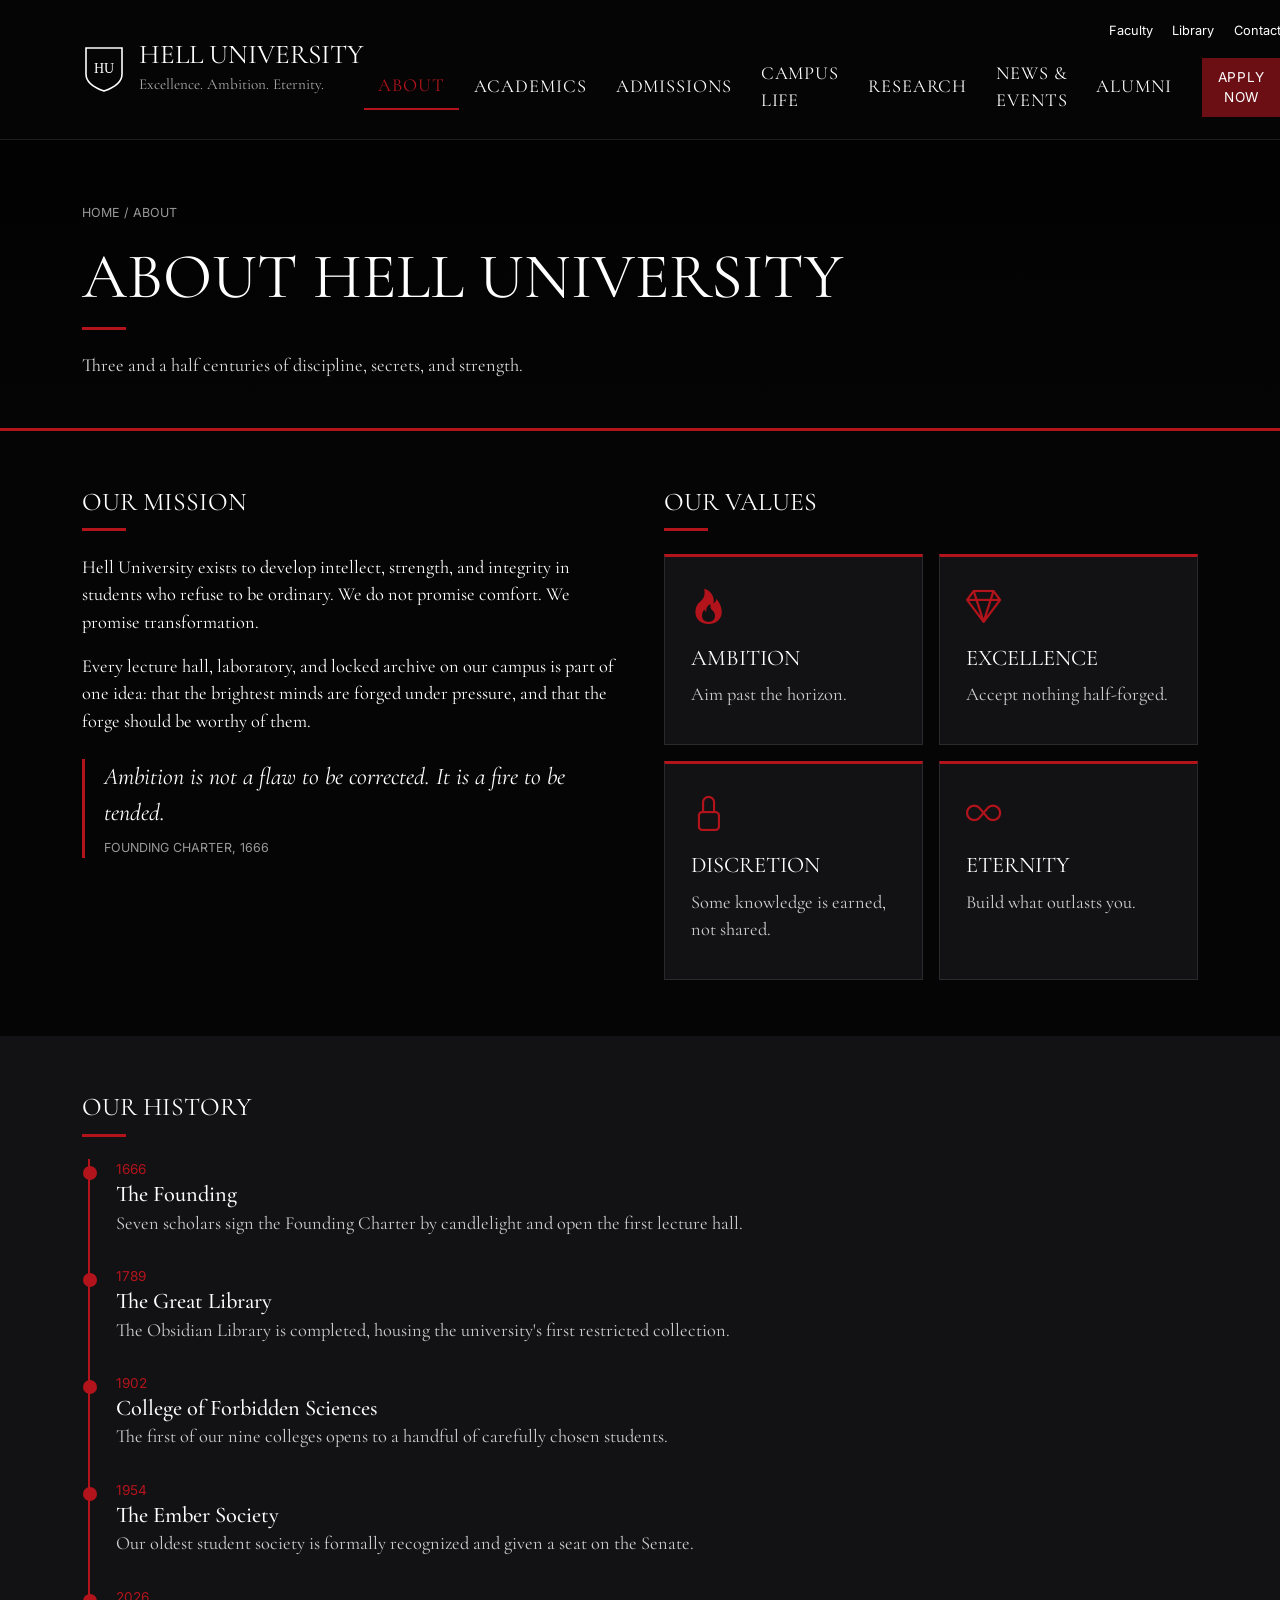
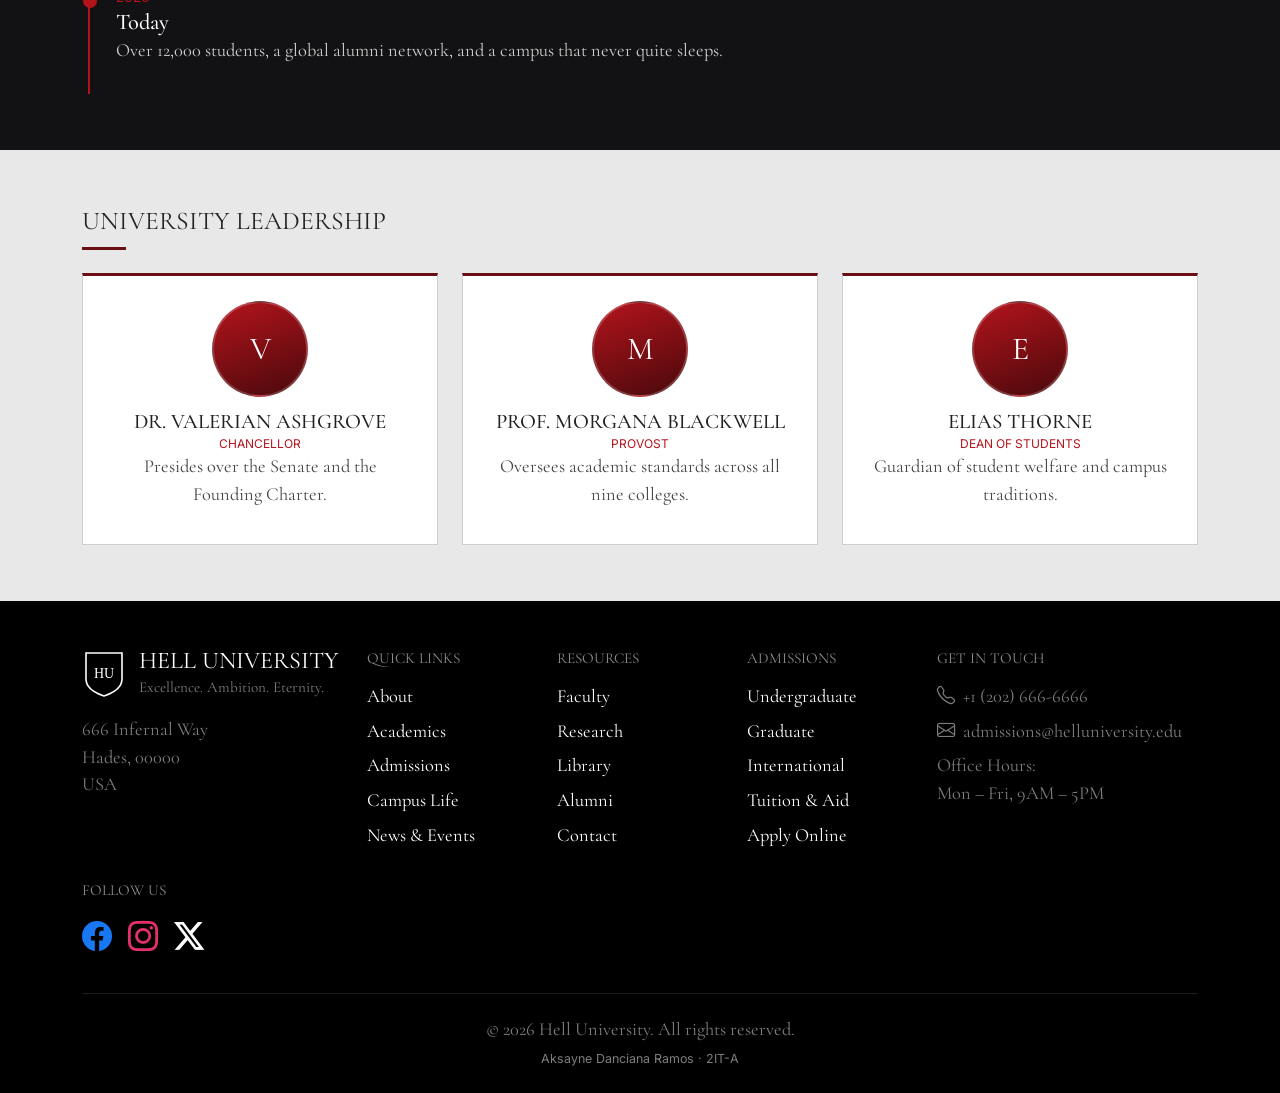
<file: about.html>
<!doctype html>
<html lang="en">
  <head>
    <meta charset="UTF-8" />
    <meta name="viewport" content="width=device-width, initial-scale=1" />
    <title>About | Hell University</title>
    <link
      href="https://cdn.jsdelivr.net/npm/bootstrap@5.3.3/dist/css/bootstrap.min.css"
      rel="stylesheet"
    />
    <link
      href="https://cdn.jsdelivr.net/npm/bootstrap-icons@1.11.3/font/bootstrap-icons.min.css"
      rel="stylesheet"
    />
    <link
      href="https://fonts.googleapis.com/css2?family=Cormorant+Garamond:wght@400;500&family=Inter:wght@400;500&display=swap"
      rel="stylesheet"
    />
    <link href="style.css" rel="stylesheet" />
  </head>
  <body>
    <header class="site-header">
      <nav class="navbar navbar-expand-lg navbar-dark py-3">
        <div class="container-xl">
          <a class="navbar-brand logo m-0" href="index.html">
            <svg viewBox="0 0 44 50">
              <path
                d="M4 4h36v26c0 9-9 14-18 17C13 44 4 39 4 30z"
                fill="none"
                stroke="#fff"
                stroke-width="1.6"
              />
              <text
                x="22"
                y="29"
                fill="#fff"
                font-size="14"
                text-anchor="middle"
                font-family="Georgia"
              >
                HU
              </text>
            </svg>
            <span
              ><span class="logo-name">HELL UNIVERSITY</span
              ><span class="logo-tag"
                >Excellence. Ambition. Eternity.</span
              ></span
            >
          </a>
          <button
            class="navbar-toggler"
            type="button"
            data-bs-toggle="collapse"
            data-bs-target="#mainMenu"
            aria-label="Menu"
          >
            <span class="navbar-toggler-icon"></span>
          </button>
          <div
            class="collapse navbar-collapse justify-content-end"
            id="mainMenu"
          >
            <div>
              <div class="top-links text-end d-none d-lg-block mb-2">
                <a href="faculty.html">Faculty</a
                ><a href="library.html">Library</a
                ><a href="contact.html">Contact</a>
              </div>
              <div class="main-nav d-lg-flex align-items-center">
                <a href="about.html" class="active">About</a>
                <a href="academics.html">Academics</a>
                <a href="admissions.html">Admissions</a>
                <a href="campus-life.html">Campus Life</a>
                <a href="research.html">Research</a>
                <a href="news.html">News &amp; Events</a>
                <a href="alumni.html">Alumni</a>
                <a href="apply.html" class="btn btn-apply ms-lg-3 mt-3 mt-lg-0"
                  >Apply Now</a
                >
              </div>
            </div>
          </div>
        </div>
      </nav>
    </header>

    <main>
      <section class="page-banner">
        <div class="container-xl">
          <div class="crumbs"><a href="index.html">Home</a> / About</div>
          <h1>About Hell University</h1>
          <div class="red-line"></div>
          <p>
            Three and a half centuries of discipline, secrets, and strength.
          </p>
        </div>
      </section>

      <section class="section-dark">
        <div class="container-xl">
          <div class="row g-5">
            <div class="col-12 col-lg-6">
              <h2 class="section-title">Our Mission</h2>
              <div class="red-line"></div>
              <p>
                Hell University exists to develop intellect, strength, and
                integrity in students who refuse to be ordinary. We do not
                promise comfort. We promise transformation.
              </p>
              <p>
                Every lecture hall, laboratory, and locked archive on our campus
                is part of one idea: that the brightest minds are forged under
                pressure, and that the forge should be worthy of them.
              </p>
              <div class="quote mt-4">
                Ambition is not a flaw to be corrected. It is a fire to be
                tended.<small>Founding Charter, 1666</small>
              </div>
            </div>
            <div class="col-12 col-lg-6">
              <h2 class="section-title">Our Values</h2>
              <div class="red-line"></div>
              <div class="row g-3">
                <div class="col-6">
                  <div class="hu-card">
                    <i class="bi bi-fire icon"></i>
                    <h3>Ambition</h3>
                    <p>Aim past the horizon.</p>
                  </div>
                </div>
                <div class="col-6">
                  <div class="hu-card">
                    <i class="bi bi-gem icon"></i>
                    <h3>Excellence</h3>
                    <p>Accept nothing half-forged.</p>
                  </div>
                </div>
                <div class="col-6">
                  <div class="hu-card">
                    <i class="bi bi-lock icon"></i>
                    <h3>Discretion</h3>
                    <p>Some knowledge is earned, not shared.</p>
                  </div>
                </div>
                <div class="col-6">
                  <div class="hu-card">
                    <i class="bi bi-infinity icon"></i>
                    <h3>Eternity</h3>
                    <p>Build what outlasts you.</p>
                  </div>
                </div>
              </div>
            </div>
          </div>
        </div>
      </section>

      <section class="section-panel">
        <div class="container-xl">
          <h2 class="section-title">Our History</h2>
          <div class="red-line"></div>
          <div class="timeline">
            <div class="timeline-item">
              <div class="year">1666</div>
              <h3>The Founding</h3>
              <p>
                Seven scholars sign the Founding Charter by candlelight and open
                the first lecture hall.
              </p>
            </div>
            <div class="timeline-item">
              <div class="year">1789</div>
              <h3>The Great Library</h3>
              <p>
                The Obsidian Library is completed, housing the university's
                first restricted collection.
              </p>
            </div>
            <div class="timeline-item">
              <div class="year">1902</div>
              <h3>College of Forbidden Sciences</h3>
              <p>
                The first of our nine colleges opens to a handful of carefully
                chosen students.
              </p>
            </div>
            <div class="timeline-item">
              <div class="year">1954</div>
              <h3>The Ember Society</h3>
              <p>
                Our oldest student society is formally recognized and given a
                seat on the Senate.
              </p>
            </div>
            <div class="timeline-item">
              <div class="year">2026</div>
              <h3>Today</h3>
              <p>
                Over 12,000 students, a global alumni network, and a campus that
                never quite sleeps.
              </p>
            </div>
          </div>
        </div>
      </section>

      <section class="section-light">
        <div class="container-xl">
          <h2 class="section-title">University Leadership</h2>
          <div class="red-line"></div>
          <div class="row g-4">
            <div class="col-12 col-md-4">
              <div class="hu-card person">
                <div class="avatar text-white">V</div>
                <h3>Dr. Valerian Ashgrove</h3>
                <div class="role">Chancellor</div>
                <p>Presides over the Senate and the Founding Charter.</p>
              </div>
            </div>
            <div class="col-12 col-md-4">
              <div class="hu-card person">
                <div class="avatar text-white">M</div>
                <h3>Prof. Morgana Blackwell</h3>
                <div class="role">Provost</div>
                <p>Oversees academic standards across all nine colleges.</p>
              </div>
            </div>
            <div class="col-12 col-md-4">
              <div class="hu-card person">
                <div class="avatar text-white">E</div>
                <h3>Elias Thorne</h3>
                <div class="role">Dean of Students</div>
                <p>Guardian of student welfare and campus traditions.</p>
              </div>
            </div>
          </div>
        </div>
      </section>
    </main>

    <footer class="site-footer">
      <div class="container-xl">
        <div class="row g-4">
          <div class="col-12 col-lg-3">
            <div class="logo mb-3">
              <svg viewBox="0 0 44 50">
                <path
                  d="M4 4h36v26c0 9-9 14-18 17C13 44 4 39 4 30z"
                  fill="none"
                  stroke="#fff"
                  stroke-width="1.6"
                />
                <text
                  x="22"
                  y="29"
                  fill="#fff"
                  font-size="14"
                  text-anchor="middle"
                  font-family="Georgia"
                >
                  HU
                </text>
              </svg>
              <span
                ><span class="logo-name fs-4">HELL UNIVERSITY</span
                ><span class="logo-tag muted"
                  >Excellence. Ambition. Eternity.</span
                ></span
              >
            </div>
            <address class="muted mb-0">
              666 Infernal Way<br />Hades, 00000<br />USA
            </address>
          </div>
          <div class="col-6 col-md-3 col-lg-2">
            <h4>Quick Links</h4>
            <ul>
              <li><a href="about.html">About</a></li>
              <li><a href="academics.html">Academics</a></li>
              <li><a href="admissions.html">Admissions</a></li>
              <li><a href="campus-life.html">Campus Life</a></li>
              <li><a href="news.html">News &amp; Events</a></li>
            </ul>
          </div>
          <div class="col-6 col-md-3 col-lg-2">
            <h4>Resources</h4>
            <ul>
              <li><a href="faculty.html">Faculty</a></li>
              <li><a href="research.html">Research</a></li>
              <li><a href="library.html">Library</a></li>
              <li><a href="alumni.html">Alumni</a></li>
              <li><a href="contact.html">Contact</a></li>
            </ul>
          </div>
          <div class="col-6 col-md-3 col-lg-2">
            <h4>Admissions</h4>
            <ul>
              <li><a href="admissions.html">Undergraduate</a></li>
              <li><a href="admissions.html">Graduate</a></li>
              <li><a href="admissions.html">International</a></li>
              <li><a href="admissions.html">Tuition &amp; Aid</a></li>
              <li><a href="apply.html">Apply Online</a></li>
            </ul>
          </div>
          <div class="col-6 col-md-3 col-lg-3">
            <h4>Get in touch</h4>
            <ul class="muted">
              <li><i class="bi bi-telephone me-2"></i>+1 (202) 666-6666</li>
              <li>
                <i class="bi bi-envelope me-2"></i>admissions@helluniversity.edu
              </li>
              <li>Office Hours:<br />Mon – Fri, 9AM – 5PM</li>
            </ul>
          </div>
          <div class="col-12">
            <h4>Follow us</h4>
            <div class="social">
              <a href="#" aria-label="Facebook"
                ><i class="bi bi-facebook"></i></a
              ><a href="#" aria-label="Instagram"
                ><i class="bi bi-instagram"></i></a
              ><a href="#" aria-label="X"><i class="bi bi-twitter-x"></i></a>
            </div>
          </div>
        </div>
        <div class="copyright">
          &copy; 2026 Hell University. All rights reserved.
          <div class="credit">Aksayne Danciana Ramos &middot; 2IT-A</div>
        </div>
      </div>
    </footer>
    <script src="https://cdn.jsdelivr.net/npm/bootstrap@5.3.3/dist/js/bootstrap.bundle.min.js"></script>
  </body>
</html>
</file>
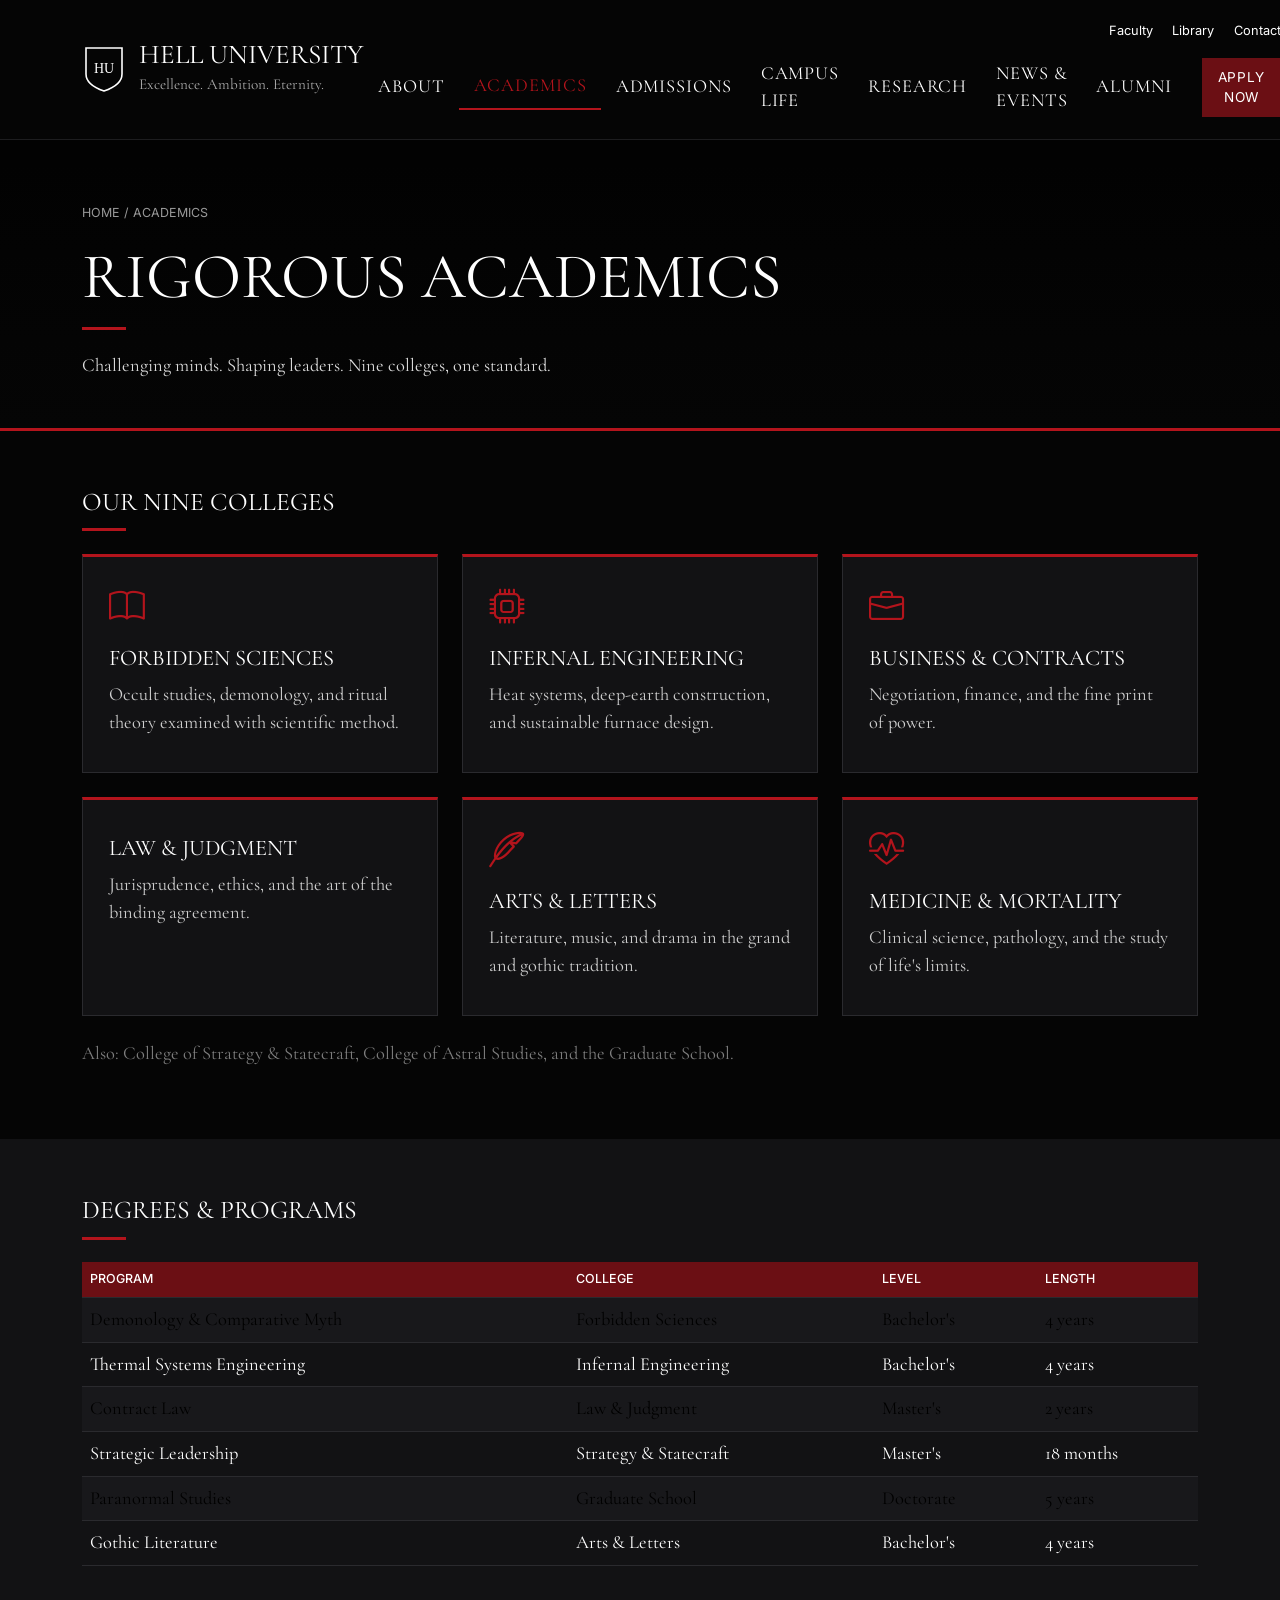
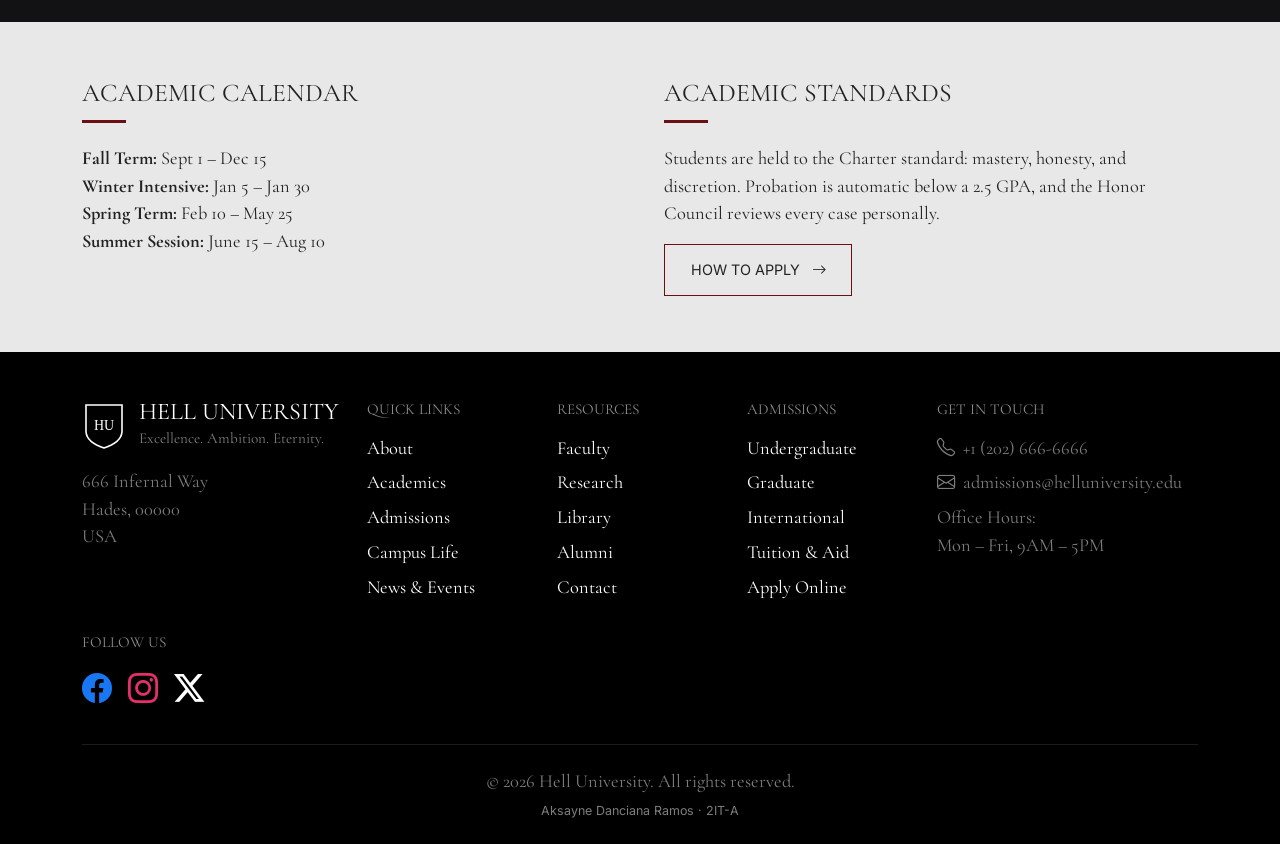
<file: academics.html>
<!doctype html>
<html lang="en">
  <head>
    <meta charset="UTF-8" />
    <meta name="viewport" content="width=device-width, initial-scale=1" />
    <title>Academics | Hell University</title>
    <link
      href="https://cdn.jsdelivr.net/npm/bootstrap@5.3.3/dist/css/bootstrap.min.css"
      rel="stylesheet"
    />
    <link
      href="https://cdn.jsdelivr.net/npm/bootstrap-icons@1.11.3/font/bootstrap-icons.min.css"
      rel="stylesheet"
    />
    <link
      href="https://fonts.googleapis.com/css2?family=Cormorant+Garamond:wght@400;500&family=Inter:wght@400;500&display=swap"
      rel="stylesheet"
    />
    <link href="style.css" rel="stylesheet" />
  </head>
  <body>
    <header class="site-header">
      <nav class="navbar navbar-expand-lg navbar-dark py-3">
        <div class="container-xl">
          <a class="navbar-brand logo m-0" href="index.html">
            <svg viewBox="0 0 44 50">
              <path
                d="M4 4h36v26c0 9-9 14-18 17C13 44 4 39 4 30z"
                fill="none"
                stroke="#fff"
                stroke-width="1.6"
              />
              <text
                x="22"
                y="29"
                fill="#fff"
                font-size="14"
                text-anchor="middle"
                font-family="Georgia"
              >
                HU
              </text>
            </svg>
            <span
              ><span class="logo-name">HELL UNIVERSITY</span
              ><span class="logo-tag"
                >Excellence. Ambition. Eternity.</span
              ></span
            >
          </a>
          <button
            class="navbar-toggler"
            type="button"
            data-bs-toggle="collapse"
            data-bs-target="#mainMenu"
            aria-label="Menu"
          >
            <span class="navbar-toggler-icon"></span>
          </button>
          <div
            class="collapse navbar-collapse justify-content-end"
            id="mainMenu"
          >
            <div>
              <div class="top-links text-end d-none d-lg-block mb-2">
                <a href="faculty.html">Faculty</a
                ><a href="library.html">Library</a
                ><a href="contact.html">Contact</a>
              </div>
              <div class="main-nav d-lg-flex align-items-center">
                <a href="about.html">About</a>
                <a href="academics.html" class="active">Academics</a>
                <a href="admissions.html">Admissions</a>
                <a href="campus-life.html">Campus Life</a>
                <a href="research.html">Research</a>
                <a href="news.html">News &amp; Events</a>
                <a href="alumni.html">Alumni</a>
                <a href="apply.html" class="btn btn-apply ms-lg-3 mt-3 mt-lg-0"
                  >Apply Now</a
                >
              </div>
            </div>
          </div>
        </div>
      </nav>
    </header>

    <main>
      <section class="page-banner alt">
        <div class="container-xl">
          <div class="crumbs"><a href="index.html">Home</a> / Academics</div>
          <h1>Rigorous Academics</h1>
          <div class="red-line"></div>
          <p>
            Challenging minds. Shaping leaders. Nine colleges, one standard.
          </p>
        </div>
      </section>

      <section class="section-dark">
        <div class="container-xl">
          <h2 class="section-title">Our Nine Colleges</h2>
          <div class="red-line"></div>
          <div class="row g-4">
            <div class="col-12 col-md-6 col-lg-4">
              <div class="hu-card">
                <i class="bi bi-book icon"></i>
                <h3>Forbidden Sciences</h3>
                <p>
                  Occult studies, demonology, and ritual theory examined with
                  scientific method.
                </p>
              </div>
            </div>
            <div class="col-12 col-md-6 col-lg-4">
              <div class="hu-card">
                <i class="bi bi-cpu icon"></i>
                <h3>Infernal Engineering</h3>
                <p>
                  Heat systems, deep-earth construction, and sustainable furnace
                  design.
                </p>
              </div>
            </div>
            <div class="col-12 col-md-6 col-lg-4">
              <div class="hu-card">
                <i class="bi bi-briefcase icon"></i>
                <h3>Business &amp; Contracts</h3>
                <p>Negotiation, finance, and the fine print of power.</p>
              </div>
            </div>
            <div class="col-12 col-md-6 col-lg-4">
              <div class="hu-card">
                <i class="bi bi-balance-scale icon"></i>
                <h3>Law &amp; Judgment</h3>
                <p>
                  Jurisprudence, ethics, and the art of the binding agreement.
                </p>
              </div>
            </div>
            <div class="col-12 col-md-6 col-lg-4">
              <div class="hu-card">
                <i class="bi bi-feather icon"></i>
                <h3>Arts &amp; Letters</h3>
                <p>
                  Literature, music, and drama in the grand and gothic
                  tradition.
                </p>
              </div>
            </div>
            <div class="col-12 col-md-6 col-lg-4">
              <div class="hu-card">
                <i class="bi bi-heart-pulse icon"></i>
                <h3>Medicine &amp; Mortality</h3>
                <p>
                  Clinical science, pathology, and the study of life's limits.
                </p>
              </div>
            </div>
          </div>
          <p class="mt-4 muted">
            Also: College of Strategy &amp; Statecraft, College of Astral
            Studies, and the Graduate School.
          </p>
        </div>
      </section>

      <section class="section-panel">
        <div class="container-xl">
          <h2 class="section-title">Degrees &amp; Programs</h2>
          <div class="red-line"></div>
          <div class="table-responsive">
            <table class="table table-hu table-striped">
              <thead>
                <tr>
                  <th>Program</th>
                  <th>College</th>
                  <th>Level</th>
                  <th>Length</th>
                </tr>
              </thead>
              <tbody>
                <tr>
                  <td>Demonology &amp; Comparative Myth</td>
                  <td>Forbidden Sciences</td>
                  <td>Bachelor's</td>
                  <td>4 years</td>
                </tr>
                <tr>
                  <td>Thermal Systems Engineering</td>
                  <td>Infernal Engineering</td>
                  <td>Bachelor's</td>
                  <td>4 years</td>
                </tr>
                <tr>
                  <td>Contract Law</td>
                  <td>Law &amp; Judgment</td>
                  <td>Master's</td>
                  <td>2 years</td>
                </tr>
                <tr>
                  <td>Strategic Leadership</td>
                  <td>Strategy &amp; Statecraft</td>
                  <td>Master's</td>
                  <td>18 months</td>
                </tr>
                <tr>
                  <td>Paranormal Studies</td>
                  <td>Graduate School</td>
                  <td>Doctorate</td>
                  <td>5 years</td>
                </tr>
                <tr>
                  <td>Gothic Literature</td>
                  <td>Arts &amp; Letters</td>
                  <td>Bachelor's</td>
                  <td>4 years</td>
                </tr>
              </tbody>
            </table>
          </div>
        </div>
      </section>

      <section class="section-light">
        <div class="container-xl">
          <div class="row g-5">
            <div class="col-12 col-md-6">
              <h2 class="section-title">Academic Calendar</h2>
              <div class="red-line"></div>
              <p>
                <strong>Fall Term:</strong> Sept 1 – Dec 15<br /><strong
                  >Winter Intensive:</strong
                >
                Jan 5 – Jan 30<br /><strong>Spring Term:</strong> Feb 10 – May
                25<br /><strong>Summer Session:</strong> June 15 – Aug 10
              </p>
            </div>
            <div class="col-12 col-md-6">
              <h2 class="section-title">Academic Standards</h2>
              <div class="red-line"></div>
              <p>
                Students are held to the Charter standard: mastery, honesty, and
                discretion. Probation is automatic below a 2.5 GPA, and the
                Honor Council reviews every case personally.
              </p>
              <a href="admissions.html" class="btn-story"
                >How to apply
                <i class="bi bi-arrow-right ms-2 d-none d-md-inline"></i
              ></a>
            </div>
          </div>
        </div>
      </section>
    </main>

    <footer class="site-footer">
      <div class="container-xl">
        <div class="row g-4">
          <div class="col-12 col-lg-3">
            <div class="logo mb-3">
              <svg viewBox="0 0 44 50">
                <path
                  d="M4 4h36v26c0 9-9 14-18 17C13 44 4 39 4 30z"
                  fill="none"
                  stroke="#fff"
                  stroke-width="1.6"
                />
                <text
                  x="22"
                  y="29"
                  fill="#fff"
                  font-size="14"
                  text-anchor="middle"
                  font-family="Georgia"
                >
                  HU
                </text>
              </svg>
              <span
                ><span class="logo-name fs-4">HELL UNIVERSITY</span
                ><span class="logo-tag muted"
                  >Excellence. Ambition. Eternity.</span
                ></span
              >
            </div>
            <address class="muted mb-0">
              666 Infernal Way<br />Hades, 00000<br />USA
            </address>
          </div>
          <div class="col-6 col-md-3 col-lg-2">
            <h4>Quick Links</h4>
            <ul>
              <li><a href="about.html">About</a></li>
              <li><a href="academics.html">Academics</a></li>
              <li><a href="admissions.html">Admissions</a></li>
              <li><a href="campus-life.html">Campus Life</a></li>
              <li><a href="news.html">News &amp; Events</a></li>
            </ul>
          </div>
          <div class="col-6 col-md-3 col-lg-2">
            <h4>Resources</h4>
            <ul>
              <li><a href="faculty.html">Faculty</a></li>
              <li><a href="research.html">Research</a></li>
              <li><a href="library.html">Library</a></li>
              <li><a href="alumni.html">Alumni</a></li>
              <li><a href="contact.html">Contact</a></li>
            </ul>
          </div>
          <div class="col-6 col-md-3 col-lg-2">
            <h4>Admissions</h4>
            <ul>
              <li><a href="admissions.html">Undergraduate</a></li>
              <li><a href="admissions.html">Graduate</a></li>
              <li><a href="admissions.html">International</a></li>
              <li><a href="admissions.html">Tuition &amp; Aid</a></li>
              <li><a href="apply.html">Apply Online</a></li>
            </ul>
          </div>
          <div class="col-6 col-md-3 col-lg-3">
            <h4>Get in touch</h4>
            <ul class="muted">
              <li><i class="bi bi-telephone me-2"></i>+1 (202) 666-6666</li>
              <li>
                <i class="bi bi-envelope me-2"></i>admissions@helluniversity.edu
              </li>
              <li>Office Hours:<br />Mon – Fri, 9AM – 5PM</li>
            </ul>
          </div>
          <div class="col-12">
            <h4>Follow us</h4>
            <div class="social">
              <a href="#" aria-label="Facebook"
                ><i class="bi bi-facebook"></i></a
              ><a href="#" aria-label="Instagram"
                ><i class="bi bi-instagram"></i></a
              ><a href="#" aria-label="X"><i class="bi bi-twitter-x"></i></a>
            </div>
          </div>
        </div>
        <div class="copyright">
          &copy; 2026 Hell University. All rights reserved.
          <div class="credit">Aksayne Danciana Ramos &middot; 2IT-A</div>
        </div>
      </div>
    </footer>
    <script src="https://cdn.jsdelivr.net/npm/bootstrap@5.3.3/dist/js/bootstrap.bundle.min.js"></script>
  </body>
</html>
</file>
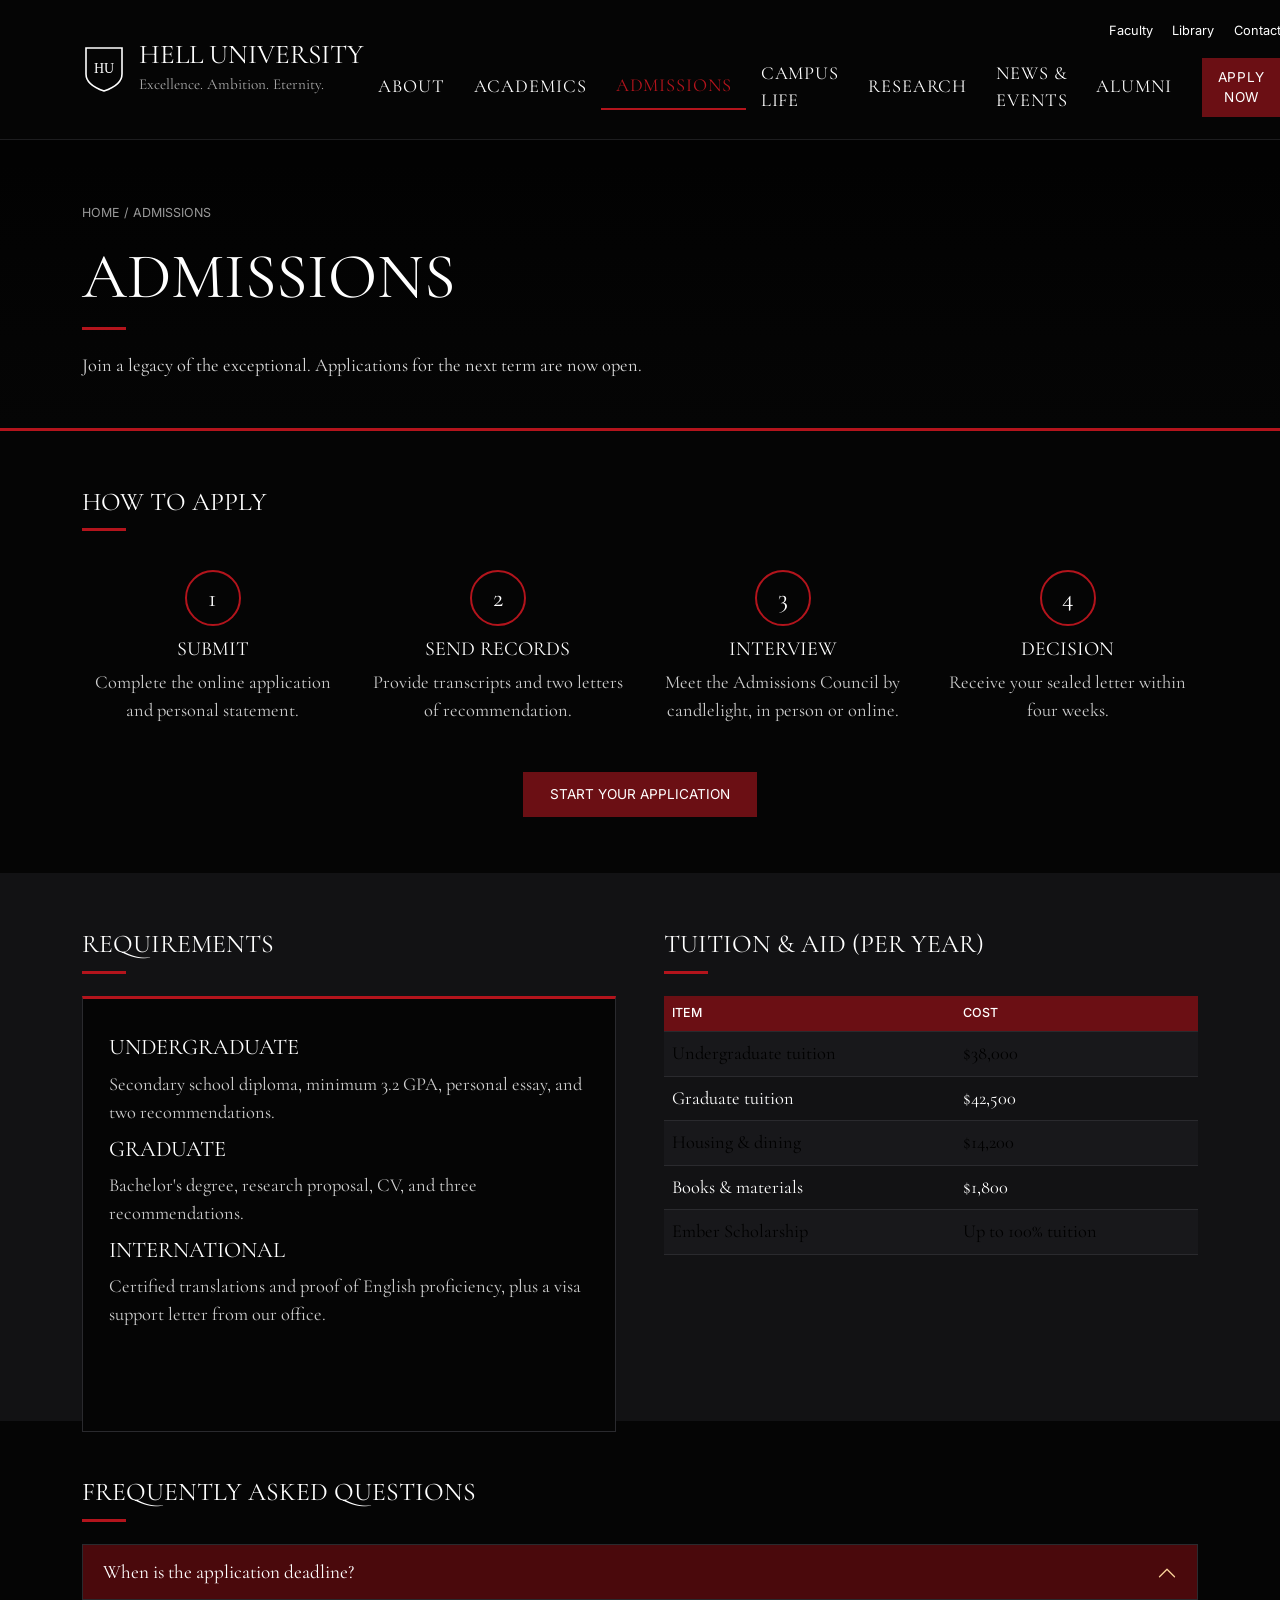
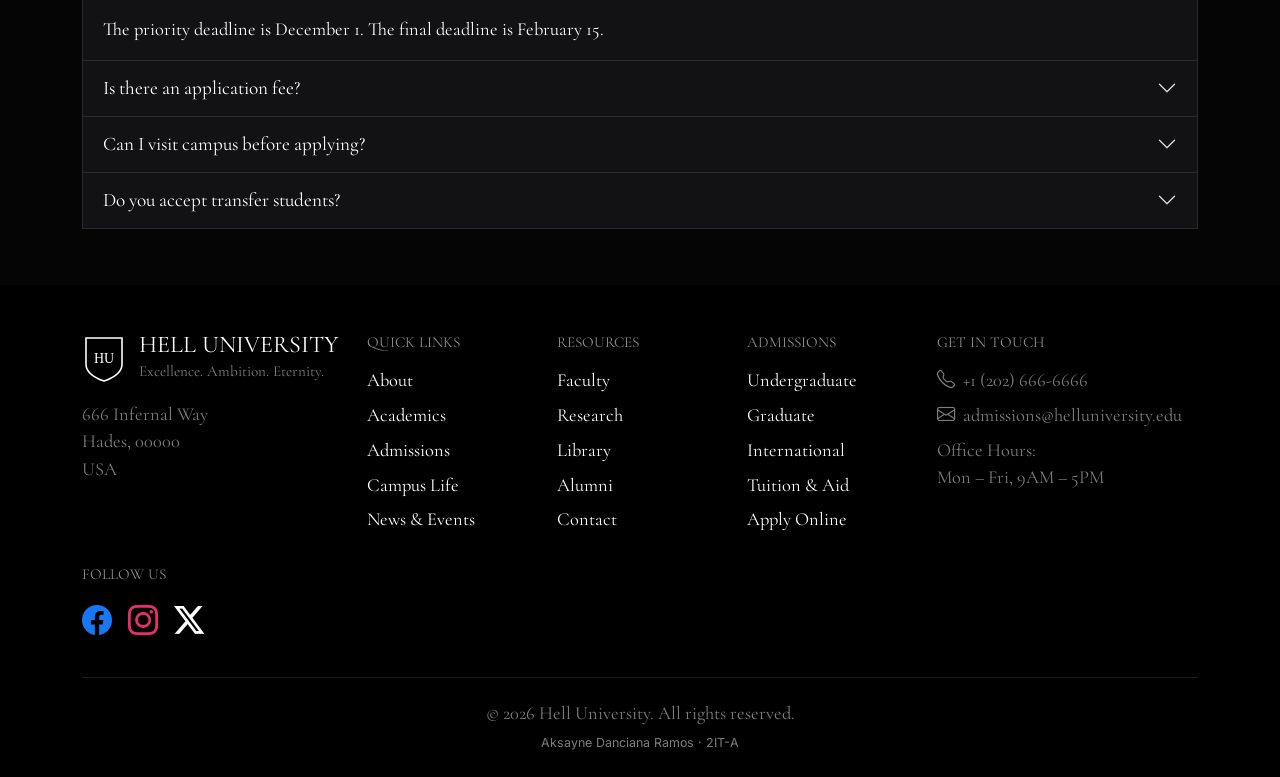
<file: admissions.html>
<!doctype html>
<html lang="en">
  <head>
    <meta charset="UTF-8" />
    <meta name="viewport" content="width=device-width, initial-scale=1" />
    <title>Admissions | Hell University</title>
    <link
      href="https://cdn.jsdelivr.net/npm/bootstrap@5.3.3/dist/css/bootstrap.min.css"
      rel="stylesheet"
    />
    <link
      href="https://cdn.jsdelivr.net/npm/bootstrap-icons@1.11.3/font/bootstrap-icons.min.css"
      rel="stylesheet"
    />
    <link
      href="https://fonts.googleapis.com/css2?family=Cormorant+Garamond:wght@400;500&family=Inter:wght@400;500&display=swap"
      rel="stylesheet"
    />
    <link href="style.css" rel="stylesheet" />
  </head>
  <body>
    <header class="site-header">
      <nav class="navbar navbar-expand-lg navbar-dark py-3">
        <div class="container-xl">
          <a class="navbar-brand logo m-0" href="index.html">
            <svg viewBox="0 0 44 50">
              <path
                d="M4 4h36v26c0 9-9 14-18 17C13 44 4 39 4 30z"
                fill="none"
                stroke="#fff"
                stroke-width="1.6"
              />
              <text
                x="22"
                y="29"
                fill="#fff"
                font-size="14"
                text-anchor="middle"
                font-family="Georgia"
              >
                HU
              </text>
            </svg>
            <span
              ><span class="logo-name">HELL UNIVERSITY</span
              ><span class="logo-tag"
                >Excellence. Ambition. Eternity.</span
              ></span
            >
          </a>
          <button
            class="navbar-toggler"
            type="button"
            data-bs-toggle="collapse"
            data-bs-target="#mainMenu"
            aria-label="Menu"
          >
            <span class="navbar-toggler-icon"></span>
          </button>
          <div
            class="collapse navbar-collapse justify-content-end"
            id="mainMenu"
          >
            <div>
              <div class="top-links text-end d-none d-lg-block mb-2">
                <a href="faculty.html">Faculty</a
                ><a href="library.html">Library</a
                ><a href="contact.html">Contact</a>
              </div>
              <div class="main-nav d-lg-flex align-items-center">
                <a href="about.html">About</a>
                <a href="academics.html">Academics</a>
                <a href="admissions.html" class="active">Admissions</a>
                <a href="campus-life.html">Campus Life</a>
                <a href="research.html">Research</a>
                <a href="news.html">News &amp; Events</a>
                <a href="alumni.html">Alumni</a>
                <a href="apply.html" class="btn btn-apply ms-lg-3 mt-3 mt-lg-0"
                  >Apply Now</a
                >
              </div>
            </div>
          </div>
        </div>
      </nav>
    </header>

    <main>
      <section class="page-banner">
        <div class="container-xl">
          <div class="crumbs"><a href="index.html">Home</a> / Admissions</div>
          <h1>Admissions</h1>
          <div class="red-line"></div>
          <p>
            Join a legacy of the exceptional. Applications for the next term are
            now open.
          </p>
        </div>
      </section>

      <section class="section-dark">
        <div class="container-xl">
          <h2 class="section-title">How to Apply</h2>
          <div class="red-line"></div>
          <div class="row g-4">
            <div class="col-12 col-md-6 col-lg-3 step">
              <div class="num">1</div>
              <h3>Submit</h3>
              <p>Complete the online application and personal statement.</p>
            </div>
            <div class="col-12 col-md-6 col-lg-3 step">
              <div class="num">2</div>
              <h3>Send Records</h3>
              <p>Provide transcripts and two letters of recommendation.</p>
            </div>
            <div class="col-12 col-md-6 col-lg-3 step">
              <div class="num">3</div>
              <h3>Interview</h3>
              <p>
                Meet the Admissions Council by candlelight, in person or online.
              </p>
            </div>
            <div class="col-12 col-md-6 col-lg-3 step">
              <div class="num">4</div>
              <h3>Decision</h3>
              <p>Receive your sealed letter within four weeks.</p>
            </div>
          </div>
          <div class="text-center mt-3">
            <a href="apply.html" class="btn btn-apply"
              >Start your application</a
            >
          </div>
        </div>
      </section>

      <section class="section-panel">
        <div class="container-xl">
          <div class="row g-5">
            <div class="col-12 col-lg-6">
              <h2 class="section-title">Requirements</h2>
              <div class="red-line"></div>
              <div class="hu-card">
                <h3>Undergraduate</h3>
                <p>
                  Secondary school diploma, minimum 3.2 GPA, personal essay, and
                  two recommendations.
                </p>
                <h3>Graduate</h3>
                <p>
                  Bachelor's degree, research proposal, CV, and three
                  recommendations.
                </p>
                <h3>International</h3>
                <p>
                  Certified translations and proof of English proficiency, plus
                  a visa support letter from our office.
                </p>
              </div>
            </div>
            <div class="col-12 col-lg-6">
              <h2 class="section-title">Tuition &amp; Aid (per year)</h2>
              <div class="red-line"></div>
              <div class="table-responsive">
                <table class="table table-hu table-striped">
                  <thead>
                    <tr>
                      <th>Item</th>
                      <th>Cost</th>
                    </tr>
                  </thead>
                  <tbody>
                    <tr>
                      <td>Undergraduate tuition</td>
                      <td>$38,000</td>
                    </tr>
                    <tr>
                      <td>Graduate tuition</td>
                      <td>$42,500</td>
                    </tr>
                    <tr>
                      <td>Housing &amp; dining</td>
                      <td>$14,200</td>
                    </tr>
                    <tr>
                      <td>Books &amp; materials</td>
                      <td>$1,800</td>
                    </tr>
                    <tr>
                      <td>Ember Scholarship</td>
                      <td>Up to 100% tuition</td>
                    </tr>
                  </tbody>
                </table>
              </div>
            </div>
          </div>
        </div>
      </section>

      <section class="section-dark">
        <div class="container-xl">
          <h2 class="section-title">Frequently Asked Questions</h2>
          <div class="red-line"></div>
          <div class="accordion" id="faq">
            <div class="accordion-item">
              <h3 class="accordion-header">
                <button
                  class="accordion-button"
                  type="button"
                  data-bs-toggle="collapse"
                  data-bs-target="#q1"
                >
                  When is the application deadline?
                </button>
              </h3>
              <div
                id="q1"
                class="accordion-collapse collapse show"
                data-bs-parent="#faq"
              >
                <div class="accordion-body">
                  The priority deadline is December 1. The final deadline is
                  February 15.
                </div>
              </div>
            </div>
            <div class="accordion-item">
              <h3 class="accordion-header">
                <button
                  class="accordion-button collapsed"
                  type="button"
                  data-bs-toggle="collapse"
                  data-bs-target="#q2"
                >
                  Is there an application fee?
                </button>
              </h3>
              <div
                id="q2"
                class="accordion-collapse collapse"
                data-bs-parent="#faq"
              >
                <div class="accordion-body">
                  Yes, $66. Fee waivers are available on request.
                </div>
              </div>
            </div>
            <div class="accordion-item">
              <h3 class="accordion-header">
                <button
                  class="accordion-button collapsed"
                  type="button"
                  data-bs-toggle="collapse"
                  data-bs-target="#q3"
                >
                  Can I visit campus before applying?
                </button>
              </h3>
              <div
                id="q3"
                class="accordion-collapse collapse"
                data-bs-parent="#faq"
              >
                <div class="accordion-body">
                  Guided tours run Monday to Friday. Book through the Contact
                  page. Night tours are by invitation only.
                </div>
              </div>
            </div>
            <div class="accordion-item">
              <h3 class="accordion-header">
                <button
                  class="accordion-button collapsed"
                  type="button"
                  data-bs-toggle="collapse"
                  data-bs-target="#q4"
                >
                  Do you accept transfer students?
                </button>
              </h3>
              <div
                id="q4"
                class="accordion-collapse collapse"
                data-bs-parent="#faq"
              >
                <div class="accordion-body">
                  Yes. Up to 60 credits may transfer after review by the
                  Registrar.
                </div>
              </div>
            </div>
          </div>
        </div>
      </section>
    </main>

    <footer class="site-footer">
      <div class="container-xl">
        <div class="row g-4">
          <div class="col-12 col-lg-3">
            <div class="logo mb-3">
              <svg viewBox="0 0 44 50">
                <path
                  d="M4 4h36v26c0 9-9 14-18 17C13 44 4 39 4 30z"
                  fill="none"
                  stroke="#fff"
                  stroke-width="1.6"
                />
                <text
                  x="22"
                  y="29"
                  fill="#fff"
                  font-size="14"
                  text-anchor="middle"
                  font-family="Georgia"
                >
                  HU
                </text>
              </svg>
              <span
                ><span class="logo-name fs-4">HELL UNIVERSITY</span
                ><span class="logo-tag muted"
                  >Excellence. Ambition. Eternity.</span
                ></span
              >
            </div>
            <address class="muted mb-0">
              666 Infernal Way<br />Hades, 00000<br />USA
            </address>
          </div>
          <div class="col-6 col-md-3 col-lg-2">
            <h4>Quick Links</h4>
            <ul>
              <li><a href="about.html">About</a></li>
              <li><a href="academics.html">Academics</a></li>
              <li><a href="admissions.html">Admissions</a></li>
              <li><a href="campus-life.html">Campus Life</a></li>
              <li><a href="news.html">News &amp; Events</a></li>
            </ul>
          </div>
          <div class="col-6 col-md-3 col-lg-2">
            <h4>Resources</h4>
            <ul>
              <li><a href="faculty.html">Faculty</a></li>
              <li><a href="research.html">Research</a></li>
              <li><a href="library.html">Library</a></li>
              <li><a href="alumni.html">Alumni</a></li>
              <li><a href="contact.html">Contact</a></li>
            </ul>
          </div>
          <div class="col-6 col-md-3 col-lg-2">
            <h4>Admissions</h4>
            <ul>
              <li><a href="admissions.html">Undergraduate</a></li>
              <li><a href="admissions.html">Graduate</a></li>
              <li><a href="admissions.html">International</a></li>
              <li><a href="admissions.html">Tuition &amp; Aid</a></li>
              <li><a href="apply.html">Apply Online</a></li>
            </ul>
          </div>
          <div class="col-6 col-md-3 col-lg-3">
            <h4>Get in touch</h4>
            <ul class="muted">
              <li><i class="bi bi-telephone me-2"></i>+1 (202) 666-6666</li>
              <li>
                <i class="bi bi-envelope me-2"></i>admissions@helluniversity.edu
              </li>
              <li>Office Hours:<br />Mon – Fri, 9AM – 5PM</li>
            </ul>
          </div>
          <div class="col-12">
            <h4>Follow us</h4>
            <div class="social">
              <a href="#" aria-label="Facebook"
                ><i class="bi bi-facebook"></i></a
              ><a href="#" aria-label="Instagram"
                ><i class="bi bi-instagram"></i></a
              ><a href="#" aria-label="X"><i class="bi bi-twitter-x"></i></a>
            </div>
          </div>
        </div>
        <div class="copyright">
          &copy; 2026 Hell University. All rights reserved.
          <div class="credit">Aksayne Danciana Ramos &middot; 2IT-A</div>
        </div>
      </div>
    </footer>
    <script src="https://cdn.jsdelivr.net/npm/bootstrap@5.3.3/dist/js/bootstrap.bundle.min.js"></script>
  </body>
</html>
</file>
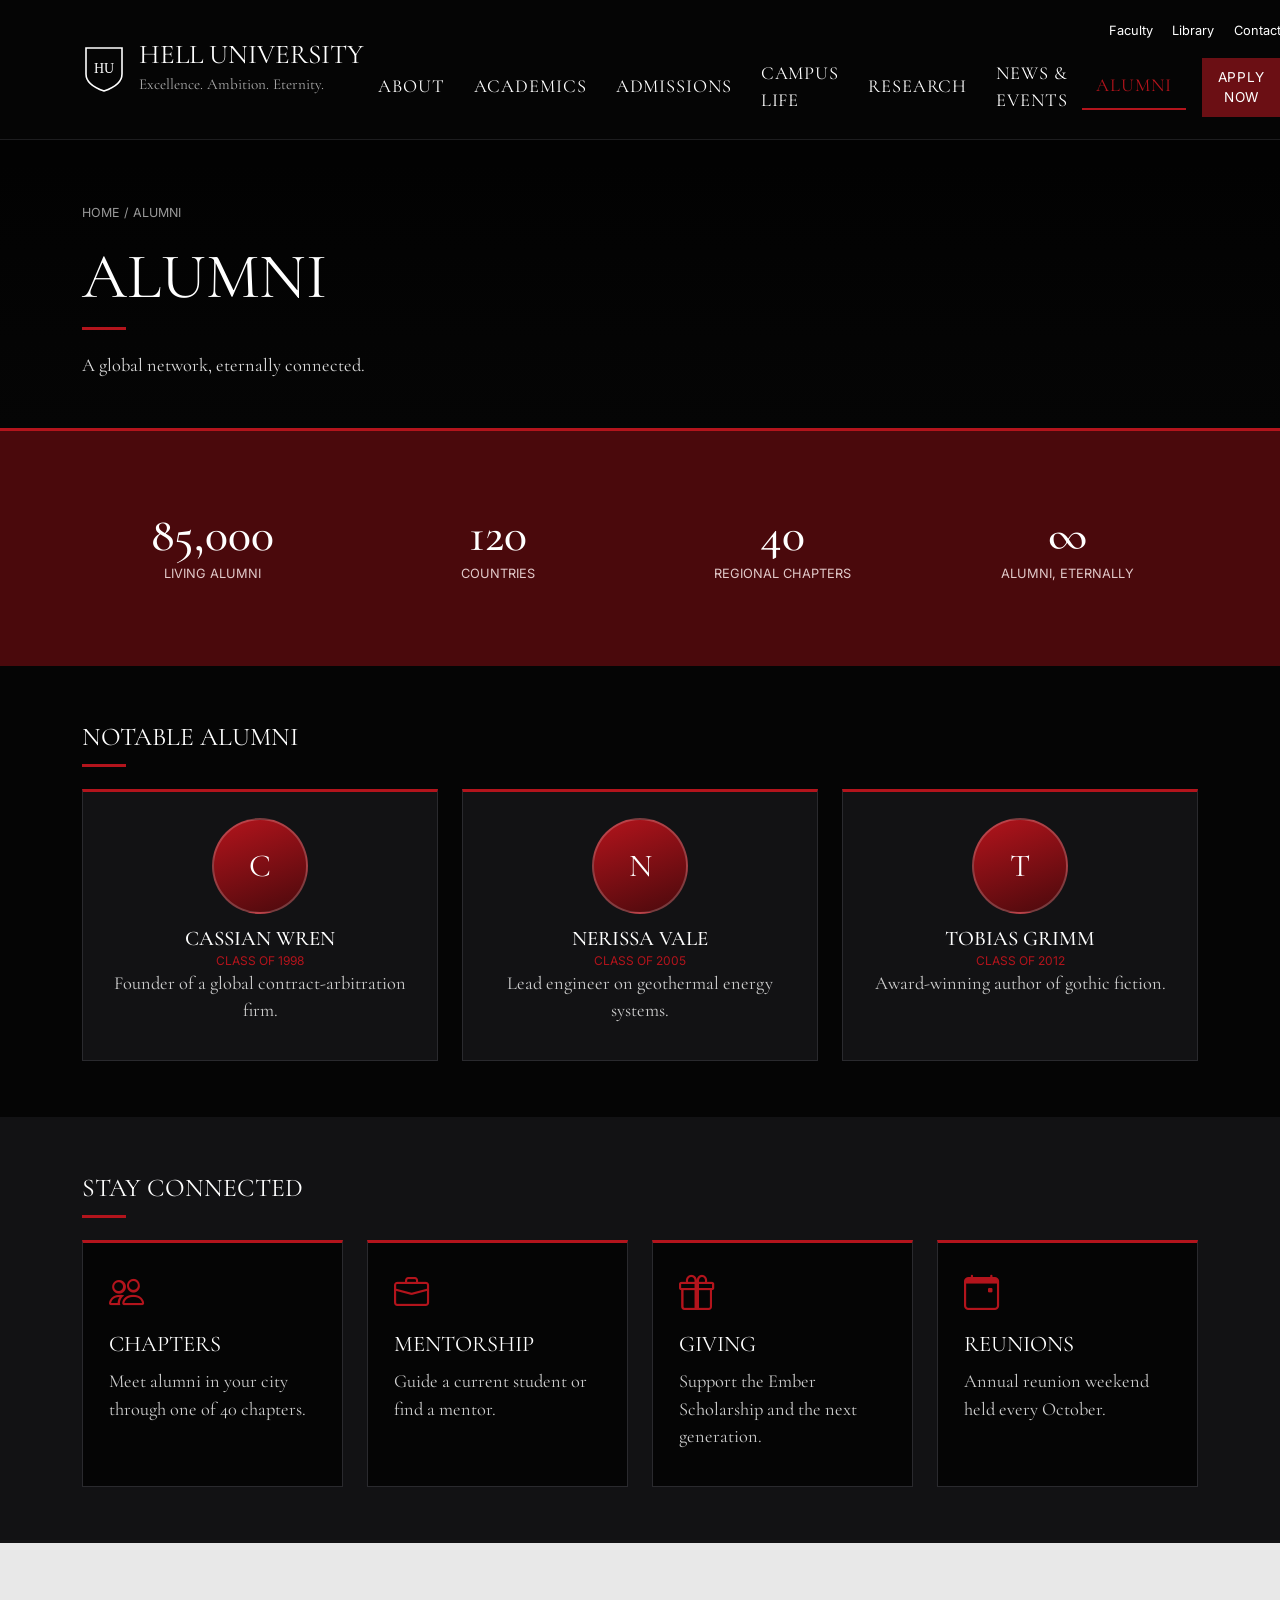
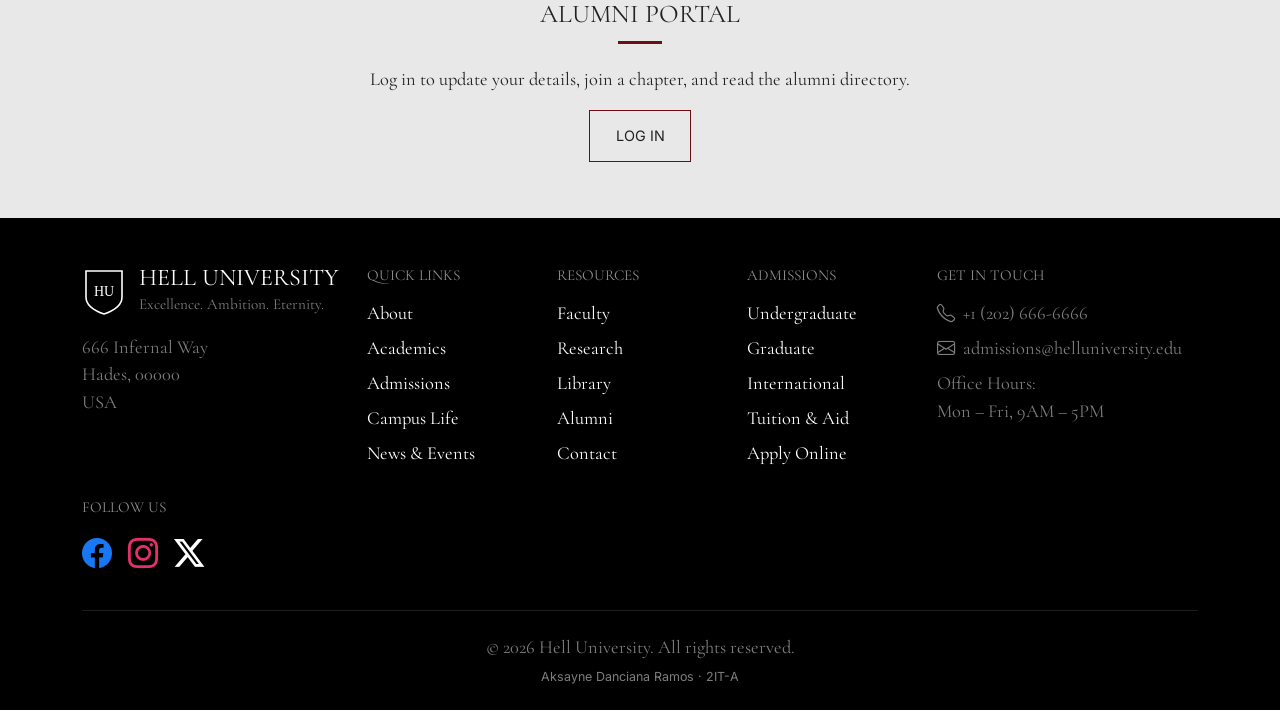
<file: alumni.html>
<!doctype html>
<html lang="en">
  <head>
    <meta charset="UTF-8" />
    <meta name="viewport" content="width=device-width, initial-scale=1" />
    <title>Alumni | Hell University</title>
    <link
      href="https://cdn.jsdelivr.net/npm/bootstrap@5.3.3/dist/css/bootstrap.min.css"
      rel="stylesheet"
    />
    <link
      href="https://cdn.jsdelivr.net/npm/bootstrap-icons@1.11.3/font/bootstrap-icons.min.css"
      rel="stylesheet"
    />
    <link
      href="https://fonts.googleapis.com/css2?family=Cormorant+Garamond:wght@400;500&family=Inter:wght@400;500&display=swap"
      rel="stylesheet"
    />
    <link href="style.css" rel="stylesheet" />
  </head>
  <body>
    <header class="site-header">
      <nav class="navbar navbar-expand-lg navbar-dark py-3">
        <div class="container-xl">
          <a class="navbar-brand logo m-0" href="index.html">
            <svg viewBox="0 0 44 50">
              <path
                d="M4 4h36v26c0 9-9 14-18 17C13 44 4 39 4 30z"
                fill="none"
                stroke="#fff"
                stroke-width="1.6"
              />
              <text
                x="22"
                y="29"
                fill="#fff"
                font-size="14"
                text-anchor="middle"
                font-family="Georgia"
              >
                HU
              </text>
            </svg>
            <span
              ><span class="logo-name">HELL UNIVERSITY</span
              ><span class="logo-tag"
                >Excellence. Ambition. Eternity.</span
              ></span
            >
          </a>
          <button
            class="navbar-toggler"
            type="button"
            data-bs-toggle="collapse"
            data-bs-target="#mainMenu"
            aria-label="Menu"
          >
            <span class="navbar-toggler-icon"></span>
          </button>
          <div
            class="collapse navbar-collapse justify-content-end"
            id="mainMenu"
          >
            <div>
              <div class="top-links text-end d-none d-lg-block mb-2">
                <a href="faculty.html">Faculty</a
                ><a href="library.html">Library</a
                ><a href="contact.html">Contact</a>
              </div>
              <div class="main-nav d-lg-flex align-items-center">
                <a href="about.html">About</a>
                <a href="academics.html">Academics</a>
                <a href="admissions.html">Admissions</a>
                <a href="campus-life.html">Campus Life</a>
                <a href="research.html">Research</a>
                <a href="news.html">News &amp; Events</a>
                <a href="alumni.html" class="active">Alumni</a>
                <a href="apply.html" class="btn btn-apply ms-lg-3 mt-3 mt-lg-0"
                  >Apply Now</a
                >
              </div>
            </div>
          </div>
        </div>
      </nav>
    </header>

    <main>
      <section class="page-banner">
        <div class="container-xl">
          <div class="crumbs"><a href="index.html">Home</a> / Alumni</div>
          <h1>Alumni</h1>
          <div class="red-line"></div>
          <p>A global network, eternally connected.</p>
        </div>
      </section>

      <section class="section-wine">
        <div class="container-xl">
          <div class="row">
            <div class="col-6 col-md-3 stat">
              <strong>85,000</strong><span>Living alumni</span>
            </div>
            <div class="col-6 col-md-3 stat">
              <strong>120</strong><span>Countries</span>
            </div>
            <div class="col-6 col-md-3 stat">
              <strong>40</strong><span>Regional chapters</span>
            </div>
            <div class="col-6 col-md-3 stat">
              <strong>&infin;</strong><span>Alumni, eternally</span>
            </div>
          </div>
        </div>
      </section>

      <section class="section-dark">
        <div class="container-xl">
          <h2 class="section-title">Notable Alumni</h2>
          <div class="red-line"></div>
          <div class="row g-4">
            <div class="col-12 col-md-4">
              <div class="hu-card person">
                <div class="avatar text-white">C</div>
                <h3>Cassian Wren</h3>
                <div class="role">Class of 1998</div>
                <p>Founder of a global contract-arbitration firm.</p>
              </div>
            </div>
            <div class="col-12 col-md-4">
              <div class="hu-card person">
                <div class="avatar text-white">N</div>
                <h3>Nerissa Vale</h3>
                <div class="role">Class of 2005</div>
                <p>Lead engineer on geothermal energy systems.</p>
              </div>
            </div>
            <div class="col-12 col-md-4">
              <div class="hu-card person">
                <div class="avatar text-white">T</div>
                <h3>Tobias Grimm</h3>
                <div class="role">Class of 2012</div>
                <p>Award-winning author of gothic fiction.</p>
              </div>
            </div>
          </div>
        </div>
      </section>

      <section class="section-panel">
        <div class="container-xl">
          <h2 class="section-title">Stay Connected</h2>
          <div class="red-line"></div>
          <div class="row g-4">
            <div class="col-12 col-md-6 col-lg-3">
              <div class="hu-card">
                <i class="bi bi-people icon"></i>
                <h3>Chapters</h3>
                <p>Meet alumni in your city through one of 40 chapters.</p>
              </div>
            </div>
            <div class="col-12 col-md-6 col-lg-3">
              <div class="hu-card">
                <i class="bi bi-briefcase icon"></i>
                <h3>Mentorship</h3>
                <p>Guide a current student or find a mentor.</p>
              </div>
            </div>
            <div class="col-12 col-md-6 col-lg-3">
              <div class="hu-card">
                <i class="bi bi-gift icon"></i>
                <h3>Giving</h3>
                <p>Support the Ember Scholarship and the next generation.</p>
              </div>
            </div>
            <div class="col-12 col-md-6 col-lg-3">
              <div class="hu-card">
                <i class="bi bi-calendar-event icon"></i>
                <h3>Reunions</h3>
                <p>Annual reunion weekend held every October.</p>
              </div>
            </div>
          </div>
        </div>
      </section>

      <section class="section-light">
        <div class="container-xl text-center">
          <h2 class="section-title">Alumni Portal</h2>
          <div class="red-line mx-auto"></div>
          <p class="mx-auto" style="max-width: 640px">
            Log in to update your details, join a chapter, and read the alumni
            directory.
          </p>
          <a href="login.html" class="btn-story">Log in</a>
        </div>
      </section>
    </main>

    <footer class="site-footer">
      <div class="container-xl">
        <div class="row g-4">
          <div class="col-12 col-lg-3">
            <div class="logo mb-3">
              <svg viewBox="0 0 44 50">
                <path
                  d="M4 4h36v26c0 9-9 14-18 17C13 44 4 39 4 30z"
                  fill="none"
                  stroke="#fff"
                  stroke-width="1.6"
                />
                <text
                  x="22"
                  y="29"
                  fill="#fff"
                  font-size="14"
                  text-anchor="middle"
                  font-family="Georgia"
                >
                  HU
                </text>
              </svg>
              <span
                ><span class="logo-name fs-4">HELL UNIVERSITY</span
                ><span class="logo-tag muted"
                  >Excellence. Ambition. Eternity.</span
                ></span
              >
            </div>
            <address class="muted mb-0">
              666 Infernal Way<br />Hades, 00000<br />USA
            </address>
          </div>
          <div class="col-6 col-md-3 col-lg-2">
            <h4>Quick Links</h4>
            <ul>
              <li><a href="about.html">About</a></li>
              <li><a href="academics.html">Academics</a></li>
              <li><a href="admissions.html">Admissions</a></li>
              <li><a href="campus-life.html">Campus Life</a></li>
              <li><a href="news.html">News &amp; Events</a></li>
            </ul>
          </div>
          <div class="col-6 col-md-3 col-lg-2">
            <h4>Resources</h4>
            <ul>
              <li><a href="faculty.html">Faculty</a></li>
              <li><a href="research.html">Research</a></li>
              <li><a href="library.html">Library</a></li>
              <li><a href="alumni.html">Alumni</a></li>
              <li><a href="contact.html">Contact</a></li>
            </ul>
          </div>
          <div class="col-6 col-md-3 col-lg-2">
            <h4>Admissions</h4>
            <ul>
              <li><a href="admissions.html">Undergraduate</a></li>
              <li><a href="admissions.html">Graduate</a></li>
              <li><a href="admissions.html">International</a></li>
              <li><a href="admissions.html">Tuition &amp; Aid</a></li>
              <li><a href="apply.html">Apply Online</a></li>
            </ul>
          </div>
          <div class="col-6 col-md-3 col-lg-3">
            <h4>Get in touch</h4>
            <ul class="muted">
              <li><i class="bi bi-telephone me-2"></i>+1 (202) 666-6666</li>
              <li>
                <i class="bi bi-envelope me-2"></i>admissions@helluniversity.edu
              </li>
              <li>Office Hours:<br />Mon – Fri, 9AM – 5PM</li>
            </ul>
          </div>
          <div class="col-12">
            <h4>Follow us</h4>
            <div class="social">
              <a href="#" aria-label="Facebook"
                ><i class="bi bi-facebook"></i></a
              ><a href="#" aria-label="Instagram"
                ><i class="bi bi-instagram"></i></a
              ><a href="#" aria-label="X"><i class="bi bi-twitter-x"></i></a>
            </div>
          </div>
        </div>
        <div class="copyright">
          &copy; 2026 Hell University. All rights reserved.
          <div class="credit">Aksayne Danciana Ramos &middot; 2IT-A</div>
        </div>
      </div>
    </footer>
    <script src="https://cdn.jsdelivr.net/npm/bootstrap@5.3.3/dist/js/bootstrap.bundle.min.js"></script>
  </body>
</html>
</file>
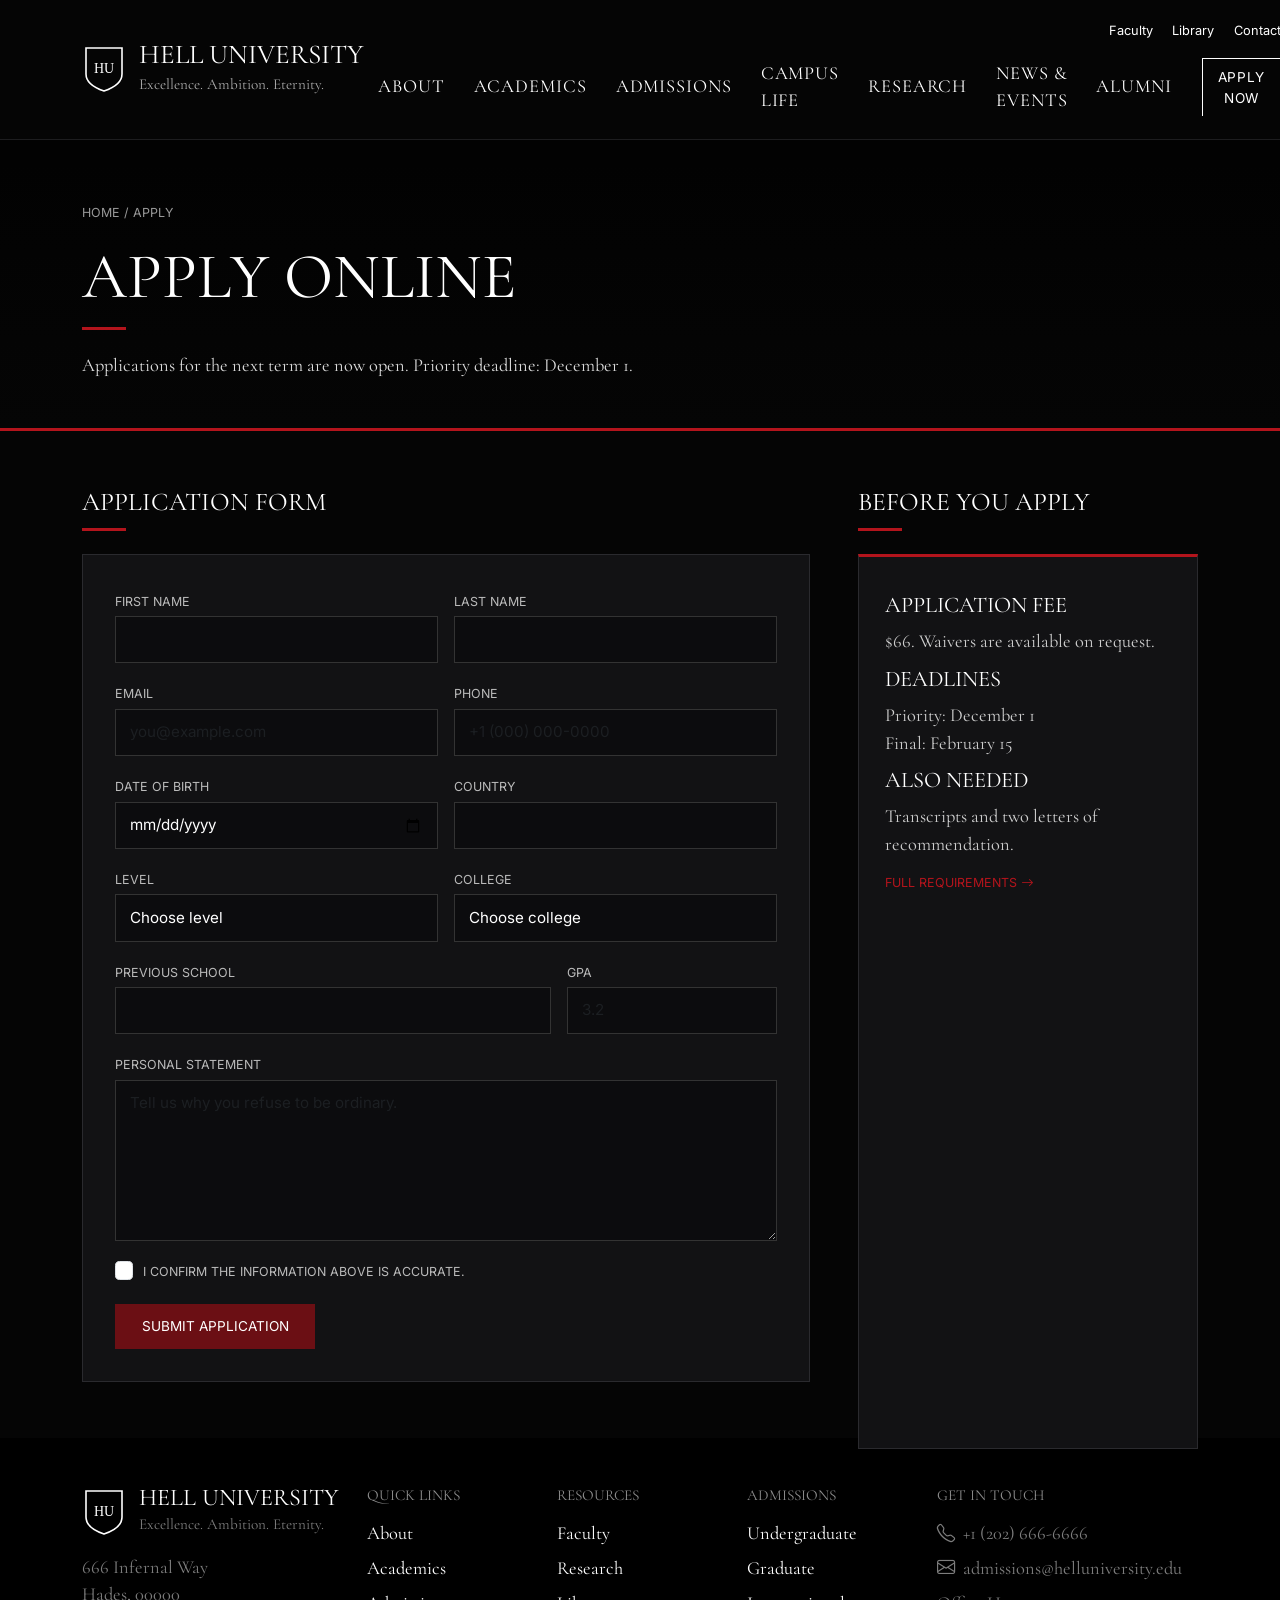
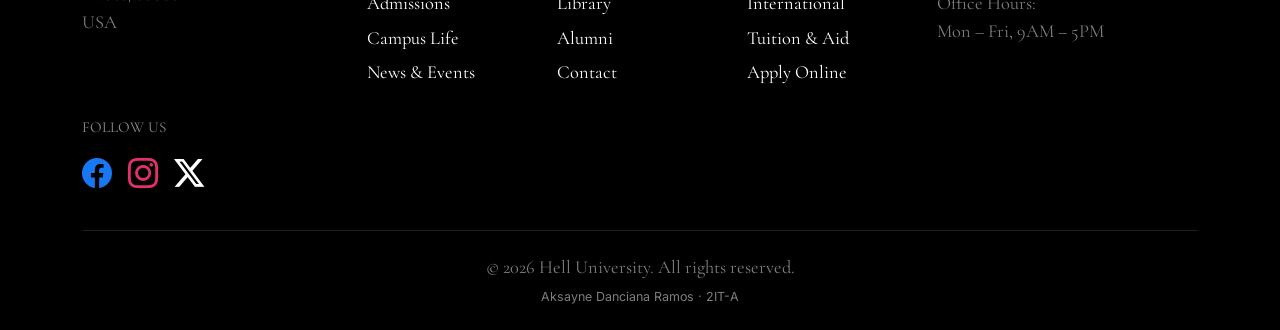
<file: apply.html>
<!doctype html>
<html lang="en">
  <head>
    <meta charset="UTF-8" />
    <meta name="viewport" content="width=device-width, initial-scale=1" />
    <title>Apply | Hell University</title>
    <link
      href="https://cdn.jsdelivr.net/npm/bootstrap@5.3.3/dist/css/bootstrap.min.css"
      rel="stylesheet"
    />
    <link
      href="https://cdn.jsdelivr.net/npm/bootstrap-icons@1.11.3/font/bootstrap-icons.min.css"
      rel="stylesheet"
    />
    <link
      href="https://fonts.googleapis.com/css2?family=Cormorant+Garamond:wght@400;500&family=Inter:wght@400;500&display=swap"
      rel="stylesheet"
    />
    <link href="style.css" rel="stylesheet" />
  </head>
  <body>
    <header class="site-header">
      <nav class="navbar navbar-expand-lg navbar-dark py-3">
        <div class="container-xl">
          <a class="navbar-brand logo m-0" href="index.html">
            <svg viewBox="0 0 44 50">
              <path
                d="M4 4h36v26c0 9-9 14-18 17C13 44 4 39 4 30z"
                fill="none"
                stroke="#fff"
                stroke-width="1.6"
              />
              <text
                x="22"
                y="29"
                fill="#fff"
                font-size="14"
                text-anchor="middle"
                font-family="Georgia"
              >
                HU
              </text>
            </svg>
            <span
              ><span class="logo-name">HELL UNIVERSITY</span
              ><span class="logo-tag"
                >Excellence. Ambition. Eternity.</span
              ></span
            >
          </a>
          <button
            class="navbar-toggler"
            type="button"
            data-bs-toggle="collapse"
            data-bs-target="#mainMenu"
            aria-label="Menu"
          >
            <span class="navbar-toggler-icon"></span>
          </button>
          <div
            class="collapse navbar-collapse justify-content-end"
            id="mainMenu"
          >
            <div>
              <div class="top-links text-end d-none d-lg-block mb-2">
                <a href="faculty.html">Faculty</a
                ><a href="library.html">Library</a
                ><a href="contact.html">Contact</a>
              </div>
              <div class="main-nav d-lg-flex align-items-center">
                <a href="about.html">About</a>
                <a href="academics.html">Academics</a>
                <a href="admissions.html">Admissions</a>
                <a href="campus-life.html">Campus Life</a>
                <a href="research.html">Research</a>
                <a href="news.html">News &amp; Events</a>
                <a href="alumni.html">Alumni</a>
                <a
                  href="apply.html"
                  class="btn btn-apply ms-lg-3 mt-3 mt-lg-0 active"
                  >Apply Now</a
                >
              </div>
            </div>
          </div>
        </div>
      </nav>
    </header>

    <main>
      <section class="page-banner">
        <div class="container-xl">
          <div class="crumbs"><a href="index.html">Home</a> / Apply</div>
          <h1>Apply Online</h1>
          <div class="red-line"></div>
          <p>
            Applications for the next term are now open. Priority deadline:
            December 1.
          </p>
        </div>
      </section>

      <section class="section-dark">
        <div class="container-xl">
          <div class="row g-5">
            <div class="col-12 col-lg-8">
              <h2 class="section-title">Application Form</h2>
              <div class="red-line"></div>
              <div class="form-wrap">
                <div id="formOk" class="alert alert-success d-none">
                  Application received. A sealed decision letter will follow
                  within four weeks of your interview.
                </div>
                <form class="hu-form needs-validation row g-3" novalidate>
                  <div class="col-md-6">
                    <label for="fn" class="form-label">First name</label
                    ><input
                      type="text"
                      class="form-control"
                      id="fn"
                      placeholder=""
                      required
                    />
                  </div>
                  <div class="col-md-6">
                    <label for="ln" class="form-label">Last name</label
                    ><input
                      type="text"
                      class="form-control"
                      id="ln"
                      placeholder=""
                      required
                    />
                  </div>
                  <div class="col-md-6">
                    <label for="email" class="form-label">Email</label
                    ><input
                      type="email"
                      class="form-control"
                      id="email"
                      placeholder="you@example.com"
                      required
                    />
                  </div>
                  <div class="col-md-6">
                    <label for="phone" class="form-label">Phone</label
                    ><input
                      type="tel"
                      class="form-control"
                      id="phone"
                      placeholder="+1 (000) 000-0000"
                      required
                    />
                  </div>
                  <div class="col-md-6">
                    <label for="dob" class="form-label">Date of birth</label
                    ><input
                      type="date"
                      class="form-control"
                      id="dob"
                      placeholder=""
                      required
                    />
                  </div>
                  <div class="col-md-6">
                    <label for="country" class="form-label">Country</label
                    ><input
                      type="text"
                      class="form-control"
                      id="country"
                      placeholder=""
                      required
                    />
                  </div>
                  <div class="col-md-6">
                    <label for="level" class="form-label">Level</label
                    ><select id="level" class="form-select" required>
                      <option value="">Choose level</option>
                      <option>Undergraduate</option>
                      <option>Graduate</option>
                      <option>Transfer</option>
                      <option>International</option>
                    </select>
                  </div>
                  <div class="col-md-6">
                    <label for="college" class="form-label">College</label
                    ><select id="college" class="form-select" required>
                      <option value="">Choose college</option>
                      <option>Forbidden Sciences</option>
                      <option>Infernal Engineering</option>
                      <option>Business &amp; Contracts</option>
                      <option>Law &amp; Judgment</option>
                      <option>Arts &amp; Letters</option>
                      <option>Medicine &amp; Mortality</option>
                      <option>Strategy &amp; Statecraft</option>
                      <option>Astral Studies</option>
                      <option>Graduate School</option>
                    </select>
                  </div>
                  <div class="col-md-8">
                    <label for="school" class="form-label"
                      >Previous school</label
                    ><input
                      type="text"
                      class="form-control"
                      id="school"
                      placeholder=""
                      required
                    />
                  </div>
                  <div class="col-md-4">
                    <label for="gpa" class="form-label">GPA</label
                    ><input
                      type="number"
                      class="form-control"
                      id="gpa"
                      placeholder="3.2"
                      step="0.01"
                      min="0"
                      max="4"
                      required
                    />
                  </div>
                  <div class="col-12">
                    <label for="essay" class="form-label"
                      >Personal statement</label
                    ><textarea
                      id="essay"
                      class="form-control"
                      rows="6"
                      placeholder="Tell us why you refuse to be ordinary."
                      required
                    ></textarea>
                  </div>
                  <div class="col-12">
                    <div class="form-check">
                      <input
                        class="form-check-input"
                        type="checkbox"
                        id="agree"
                        required
                      /><label class="form-check-label" for="agree"
                        >I confirm the information above is accurate.</label
                      >
                    </div>
                  </div>
                  <div class="col-12">
                    <button type="submit" class="btn btn-apply">
                      Submit application
                    </button>
                  </div>
                </form>
              </div>
            </div>
            <div class="col-12 col-lg-4">
              <h2 class="section-title">Before You Apply</h2>
              <div class="red-line"></div>
              <div class="hu-card">
                <h3>Application fee</h3>
                <p>$66. Waivers are available on request.</p>
                <h3>Deadlines</h3>
                <p>Priority: December 1<br />Final: February 15</p>
                <h3>Also needed</h3>
                <p>Transcripts and two letters of recommendation.</p>
                <a href="admissions.html" class="more"
                  >Full requirements <i class="bi bi-arrow-right"></i
                ></a>
              </div>
            </div>
          </div>
        </div>
      </section>
    </main>

    <footer class="site-footer">
      <div class="container-xl">
        <div class="row g-4">
          <div class="col-12 col-lg-3">
            <div class="logo mb-3">
              <svg viewBox="0 0 44 50">
                <path
                  d="M4 4h36v26c0 9-9 14-18 17C13 44 4 39 4 30z"
                  fill="none"
                  stroke="#fff"
                  stroke-width="1.6"
                />
                <text
                  x="22"
                  y="29"
                  fill="#fff"
                  font-size="14"
                  text-anchor="middle"
                  font-family="Georgia"
                >
                  HU
                </text>
              </svg>
              <span
                ><span class="logo-name fs-4">HELL UNIVERSITY</span
                ><span class="logo-tag muted"
                  >Excellence. Ambition. Eternity.</span
                ></span
              >
            </div>
            <address class="muted mb-0">
              666 Infernal Way<br />Hades, 00000<br />USA
            </address>
          </div>
          <div class="col-6 col-md-3 col-lg-2">
            <h4>Quick Links</h4>
            <ul>
              <li><a href="about.html">About</a></li>
              <li><a href="academics.html">Academics</a></li>
              <li><a href="admissions.html">Admissions</a></li>
              <li><a href="campus-life.html">Campus Life</a></li>
              <li><a href="news.html">News &amp; Events</a></li>
            </ul>
          </div>
          <div class="col-6 col-md-3 col-lg-2">
            <h4>Resources</h4>
            <ul>
              <li><a href="faculty.html">Faculty</a></li>
              <li><a href="research.html">Research</a></li>
              <li><a href="library.html">Library</a></li>
              <li><a href="alumni.html">Alumni</a></li>
              <li><a href="contact.html">Contact</a></li>
            </ul>
          </div>
          <div class="col-6 col-md-3 col-lg-2">
            <h4>Admissions</h4>
            <ul>
              <li><a href="admissions.html">Undergraduate</a></li>
              <li><a href="admissions.html">Graduate</a></li>
              <li><a href="admissions.html">International</a></li>
              <li><a href="admissions.html">Tuition &amp; Aid</a></li>
              <li><a href="apply.html">Apply Online</a></li>
            </ul>
          </div>
          <div class="col-6 col-md-3 col-lg-3">
            <h4>Get in touch</h4>
            <ul class="muted">
              <li><i class="bi bi-telephone me-2"></i>+1 (202) 666-6666</li>
              <li>
                <i class="bi bi-envelope me-2"></i>admissions@helluniversity.edu
              </li>
              <li>Office Hours:<br />Mon – Fri, 9AM – 5PM</li>
            </ul>
          </div>
          <div class="col-12">
            <h4>Follow us</h4>
            <div class="social">
              <a href="#" aria-label="Facebook"
                ><i class="bi bi-facebook"></i></a
              ><a href="#" aria-label="Instagram"
                ><i class="bi bi-instagram"></i></a
              ><a href="#" aria-label="X"><i class="bi bi-twitter-x"></i></a>
            </div>
          </div>
        </div>
        <div class="copyright">
          &copy; 2026 Hell University. All rights reserved.
          <div class="credit">Aksayne Danciana Ramos &middot; 2IT-A</div>
        </div>
      </div>
    </footer>
    <script src="https://cdn.jsdelivr.net/npm/bootstrap@5.3.3/dist/js/bootstrap.bundle.min.js"></script>
    <script>
      document.querySelectorAll(".needs-validation").forEach(function (f) {
        f.addEventListener("submit", function (e) {
          e.preventDefault();
          var pw = f.querySelector("#password"),
            cf = f.querySelector("#confirm");
          if (pw && cf)
            cf.setCustomValidity(
              pw.value === cf.value ? "" : "Passwords do not match",
            );
          if (f.checkValidity()) {
            var ok = document.getElementById("formOk");
            if (ok) ok.classList.remove("d-none");
            f.reset();
            f.classList.remove("was-validated");
          } else f.classList.add("was-validated");
        });
      });
    </script>
  </body>
</html>
</file>
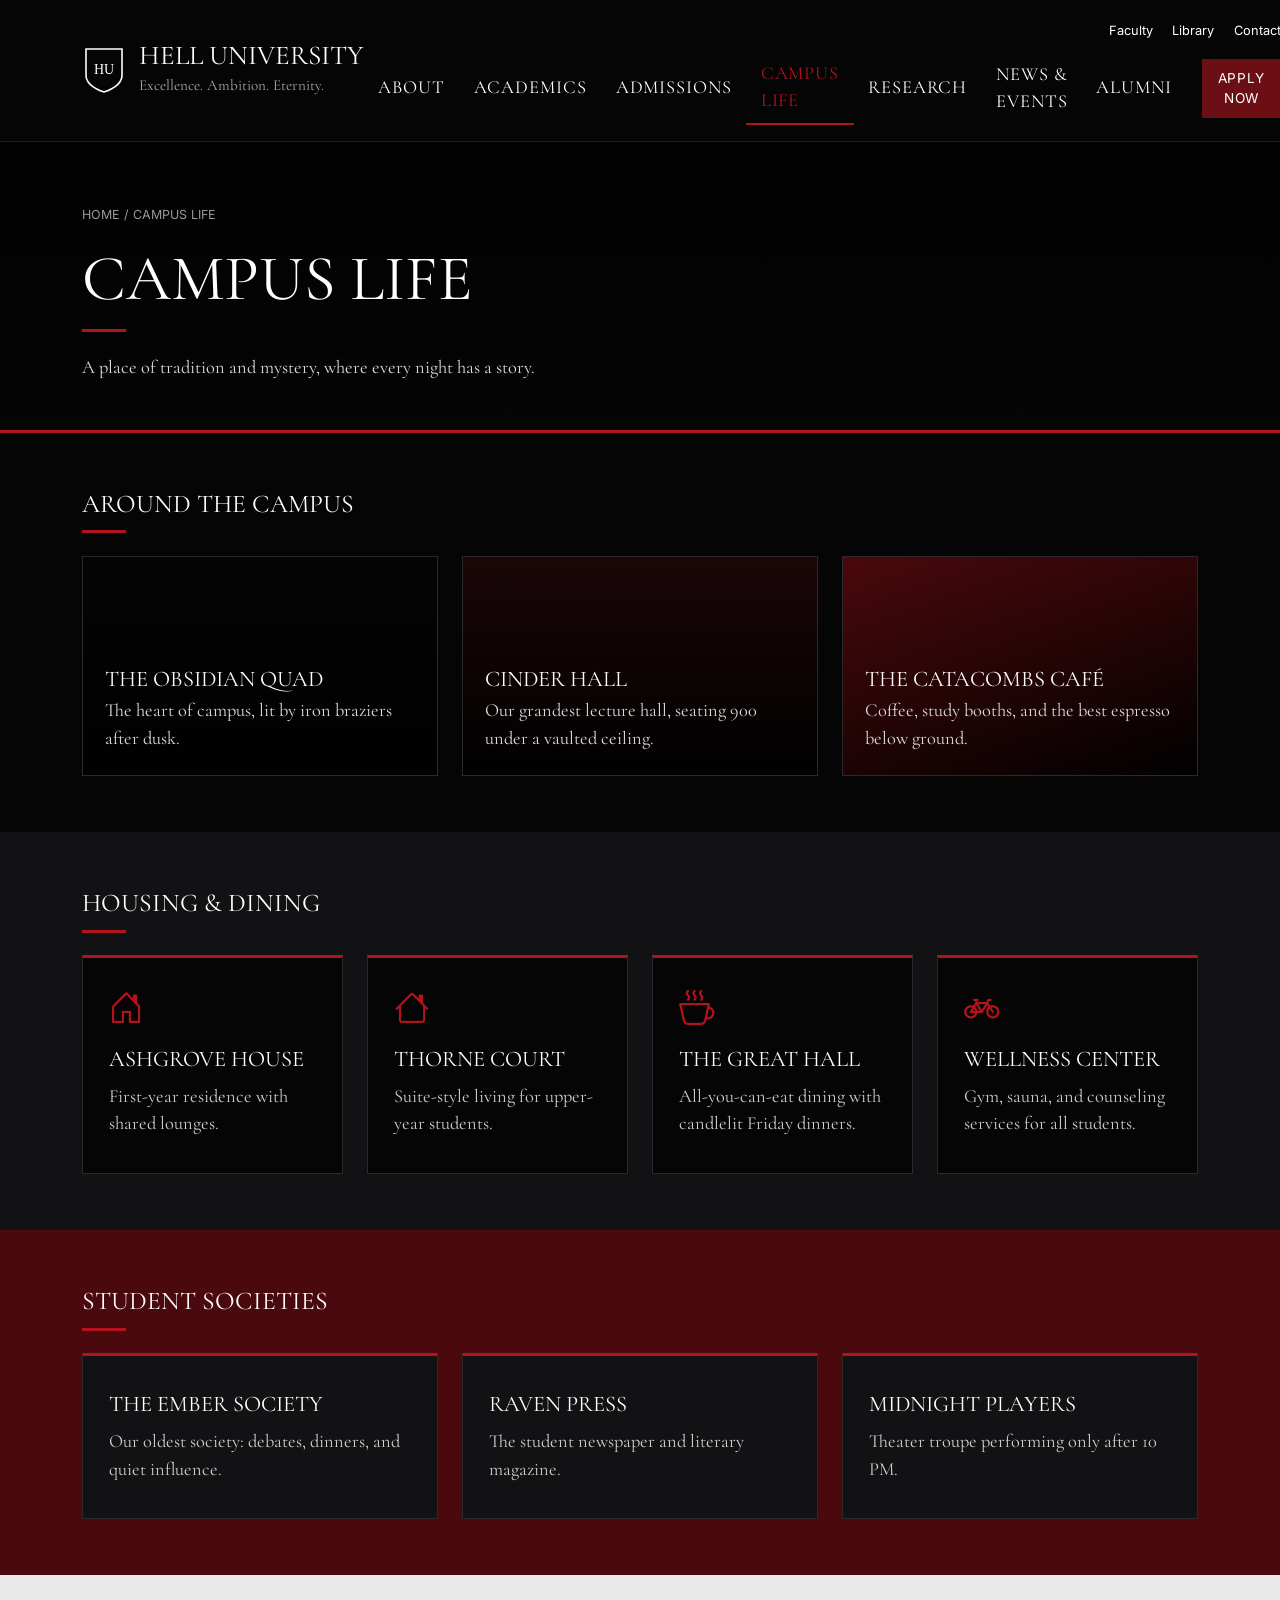
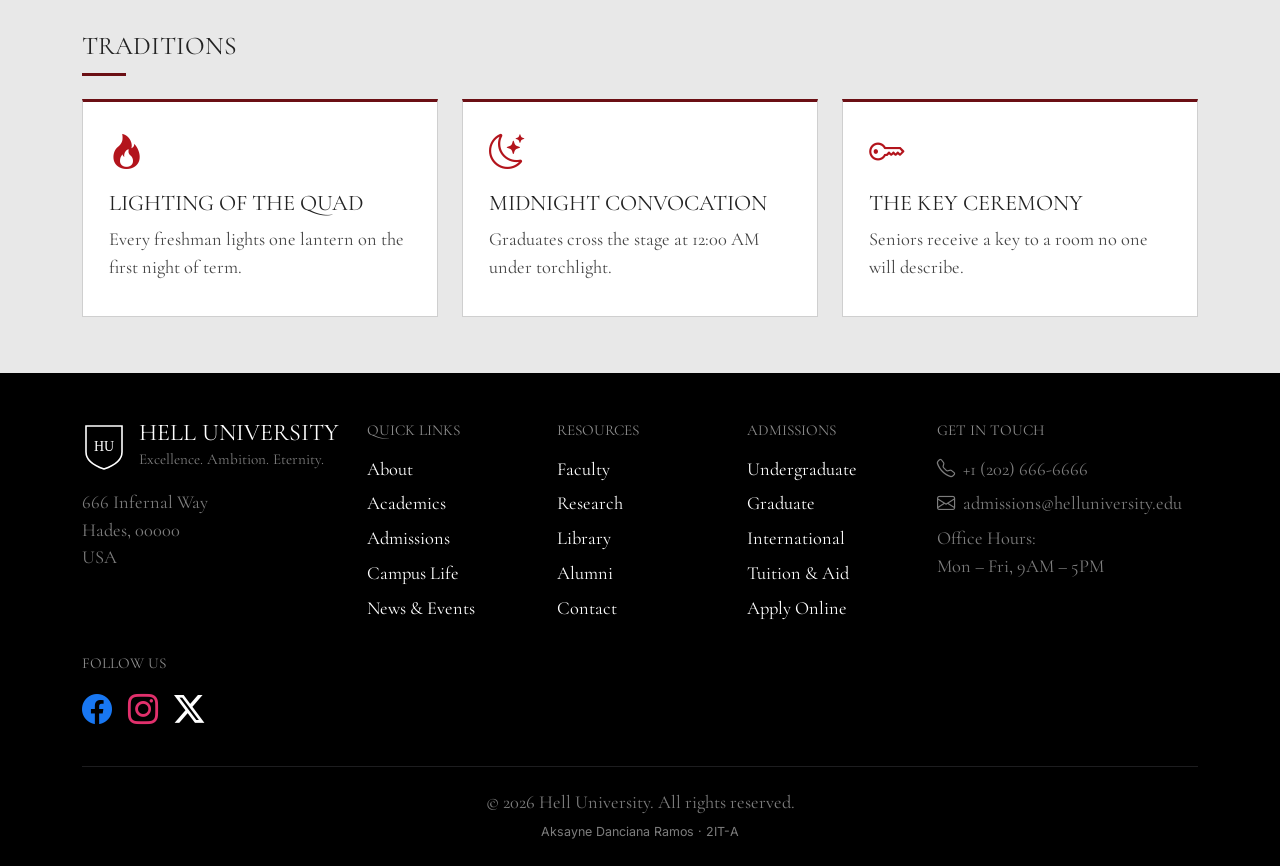
<file: campus-life.html>
<!doctype html>
<html lang="en">
  <head>
    <meta charset="UTF-8" />
    <meta name="viewport" content="width=device-width, initial-scale=1" />
    <title>Campus Life | Hell University</title>
    <link
      href="https://cdn.jsdelivr.net/npm/bootstrap@5.3.3/dist/css/bootstrap.min.css"
      rel="stylesheet"
    />
    <link
      href="https://cdn.jsdelivr.net/npm/bootstrap-icons@1.11.3/font/bootstrap-icons.min.css"
      rel="stylesheet"
    />
    <link
      href="https://fonts.googleapis.com/css2?family=Cormorant+Garamond:wght@400;500&family=Inter:wght@400;500&display=swap"
      rel="stylesheet"
    />
    <link href="style.css" rel="stylesheet" />
  </head>
  <body>
    <header class="site-header">
      <nav class="navbar navbar-expand-lg navbar-dark py-3">
        <div class="container-xl">
          <a class="navbar-brand logo m-0" href="index.html">
            <svg viewBox="0 0 44 50">
              <path
                d="M4 4h36v26c0 9-9 14-18 17C13 44 4 39 4 30z"
                fill="none"
                stroke="#fff"
                stroke-width="1.6"
              />
              <text
                x="22"
                y="29"
                fill="#fff"
                font-size="14"
                text-anchor="middle"
                font-family="Georgia"
              >
                HU
              </text>
            </svg>
            <span
              ><span class="logo-name">HELL UNIVERSITY</span
              ><span class="logo-tag"
                >Excellence. Ambition. Eternity.</span
              ></span
            >
          </a>
          <button
            class="navbar-toggler"
            type="button"
            data-bs-toggle="collapse"
            data-bs-target="#mainMenu"
            aria-label="Menu"
          >
            <span class="navbar-toggler-icon"></span>
          </button>
          <div
            class="collapse navbar-collapse justify-content-end"
            id="mainMenu"
          >
            <div>
              <div class="top-links text-end d-none d-lg-block mb-2">
                <a href="faculty.html">Faculty</a
                ><a href="library.html">Library</a
                ><a href="contact.html">Contact</a>
              </div>
              <div class="main-nav d-lg-flex align-items-center">
                <a href="about.html">About</a>
                <a href="academics.html">Academics</a>
                <a href="admissions.html">Admissions</a>
                <a href="campus-life.html" class="active">Campus Life</a>
                <a href="research.html">Research</a>
                <a href="news.html">News &amp; Events</a>
                <a href="alumni.html">Alumni</a>
                <a href="apply.html" class="btn btn-apply ms-lg-3 mt-3 mt-lg-0"
                  >Apply Now</a
                >
              </div>
            </div>
          </div>
        </div>
      </nav>
    </header>

    <main>
      <section class="page-banner alt">
        <div class="container-xl">
          <div class="crumbs"><a href="index.html">Home</a> / Campus Life</div>
          <h1>Campus Life</h1>
          <div class="red-line"></div>
          <p>
            A place of tradition and mystery, where every night has a story.
          </p>
        </div>
      </section>

      <section class="section-dark">
        <div class="container-xl">
          <h2 class="section-title">Around the Campus</h2>
          <div class="red-line"></div>
          <div class="row g-4">
            <div class="col-12 col-md-6 col-lg-4">
              <div class="tile">
                <h3>The Obsidian Quad</h3>
                <p>The heart of campus, lit by iron braziers after dusk.</p>
              </div>
            </div>
            <div class="col-12 col-md-6 col-lg-4">
              <div class="tile t2">
                <h3>Cinder Hall</h3>
                <p>
                  Our grandest lecture hall, seating 900 under a vaulted
                  ceiling.
                </p>
              </div>
            </div>
            <div class="col-12 col-md-6 col-lg-4">
              <div class="tile t3">
                <h3>The Catacombs Café</h3>
                <p>Coffee, study booths, and the best espresso below ground.</p>
              </div>
            </div>
          </div>
        </div>
      </section>

      <section class="section-panel">
        <div class="container-xl">
          <h2 class="section-title">Housing &amp; Dining</h2>
          <div class="red-line"></div>
          <div class="row g-4">
            <div class="col-12 col-md-6 col-lg-3">
              <div class="hu-card">
                <i class="bi bi-house-door icon"></i>
                <h3>Ashgrove House</h3>
                <p>First-year residence with shared lounges.</p>
              </div>
            </div>
            <div class="col-12 col-md-6 col-lg-3">
              <div class="hu-card">
                <i class="bi bi-house icon"></i>
                <h3>Thorne Court</h3>
                <p>Suite-style living for upper-year students.</p>
              </div>
            </div>
            <div class="col-12 col-md-6 col-lg-3">
              <div class="hu-card">
                <i class="bi bi-cup-hot icon"></i>
                <h3>The Great Hall</h3>
                <p>All-you-can-eat dining with candlelit Friday dinners.</p>
              </div>
            </div>
            <div class="col-12 col-md-6 col-lg-3">
              <div class="hu-card">
                <i class="bi bi-bicycle icon"></i>
                <h3>Wellness Center</h3>
                <p>Gym, sauna, and counseling services for all students.</p>
              </div>
            </div>
          </div>
        </div>
      </section>

      <section class="section-wine">
        <div class="container-xl">
          <h2 class="section-title">Student Societies</h2>
          <div class="red-line"></div>
          <div class="row g-4">
            <div class="col-12 col-md-4">
              <div class="hu-card">
                <h3>The Ember Society</h3>
                <p>
                  Our oldest society: debates, dinners, and quiet influence.
                </p>
              </div>
            </div>
            <div class="col-12 col-md-4">
              <div class="hu-card">
                <h3>Raven Press</h3>
                <p>The student newspaper and literary magazine.</p>
              </div>
            </div>
            <div class="col-12 col-md-4">
              <div class="hu-card">
                <h3>Midnight Players</h3>
                <p>Theater troupe performing only after 10 PM.</p>
              </div>
            </div>
          </div>
        </div>
      </section>

      <section class="section-light">
        <div class="container-xl">
          <h2 class="section-title">Traditions</h2>
          <div class="red-line"></div>
          <div class="row g-4">
            <div class="col-12 col-md-4">
              <div class="hu-card">
                <i class="bi bi-fire icon"></i>
                <h3>Lighting of the Quad</h3>
                <p>
                  Every freshman lights one lantern on the first night of term.
                </p>
              </div>
            </div>
            <div class="col-12 col-md-4">
              <div class="hu-card">
                <i class="bi bi-moon-stars icon"></i>
                <h3>Midnight Convocation</h3>
                <p>Graduates cross the stage at 12:00 AM under torchlight.</p>
              </div>
            </div>
            <div class="col-12 col-md-4">
              <div class="hu-card">
                <i class="bi bi-key icon"></i>
                <h3>The Key Ceremony</h3>
                <p>Seniors receive a key to a room no one will describe.</p>
              </div>
            </div>
          </div>
        </div>
      </section>
    </main>

    <footer class="site-footer">
      <div class="container-xl">
        <div class="row g-4">
          <div class="col-12 col-lg-3">
            <div class="logo mb-3">
              <svg viewBox="0 0 44 50">
                <path
                  d="M4 4h36v26c0 9-9 14-18 17C13 44 4 39 4 30z"
                  fill="none"
                  stroke="#fff"
                  stroke-width="1.6"
                />
                <text
                  x="22"
                  y="29"
                  fill="#fff"
                  font-size="14"
                  text-anchor="middle"
                  font-family="Georgia"
                >
                  HU
                </text>
              </svg>
              <span
                ><span class="logo-name fs-4">HELL UNIVERSITY</span
                ><span class="logo-tag muted"
                  >Excellence. Ambition. Eternity.</span
                ></span
              >
            </div>
            <address class="muted mb-0">
              666 Infernal Way<br />Hades, 00000<br />USA
            </address>
          </div>
          <div class="col-6 col-md-3 col-lg-2">
            <h4>Quick Links</h4>
            <ul>
              <li><a href="about.html">About</a></li>
              <li><a href="academics.html">Academics</a></li>
              <li><a href="admissions.html">Admissions</a></li>
              <li><a href="campus-life.html">Campus Life</a></li>
              <li><a href="news.html">News &amp; Events</a></li>
            </ul>
          </div>
          <div class="col-6 col-md-3 col-lg-2">
            <h4>Resources</h4>
            <ul>
              <li><a href="faculty.html">Faculty</a></li>
              <li><a href="research.html">Research</a></li>
              <li><a href="library.html">Library</a></li>
              <li><a href="alumni.html">Alumni</a></li>
              <li><a href="contact.html">Contact</a></li>
            </ul>
          </div>
          <div class="col-6 col-md-3 col-lg-2">
            <h4>Admissions</h4>
            <ul>
              <li><a href="admissions.html">Undergraduate</a></li>
              <li><a href="admissions.html">Graduate</a></li>
              <li><a href="admissions.html">International</a></li>
              <li><a href="admissions.html">Tuition &amp; Aid</a></li>
              <li><a href="apply.html">Apply Online</a></li>
            </ul>
          </div>
          <div class="col-6 col-md-3 col-lg-3">
            <h4>Get in touch</h4>
            <ul class="muted">
              <li><i class="bi bi-telephone me-2"></i>+1 (202) 666-6666</li>
              <li>
                <i class="bi bi-envelope me-2"></i>admissions@helluniversity.edu
              </li>
              <li>Office Hours:<br />Mon – Fri, 9AM – 5PM</li>
            </ul>
          </div>
          <div class="col-12">
            <h4>Follow us</h4>
            <div class="social">
              <a href="#" aria-label="Facebook"
                ><i class="bi bi-facebook"></i></a
              ><a href="#" aria-label="Instagram"
                ><i class="bi bi-instagram"></i></a
              ><a href="#" aria-label="X"><i class="bi bi-twitter-x"></i></a>
            </div>
          </div>
        </div>
        <div class="copyright">
          &copy; 2026 Hell University. All rights reserved.
          <div class="credit">Aksayne Danciana Ramos &middot; 2IT-A</div>
        </div>
      </div>
    </footer>
    <script src="https://cdn.jsdelivr.net/npm/bootstrap@5.3.3/dist/js/bootstrap.bundle.min.js"></script>
  </body>
</html>
</file>
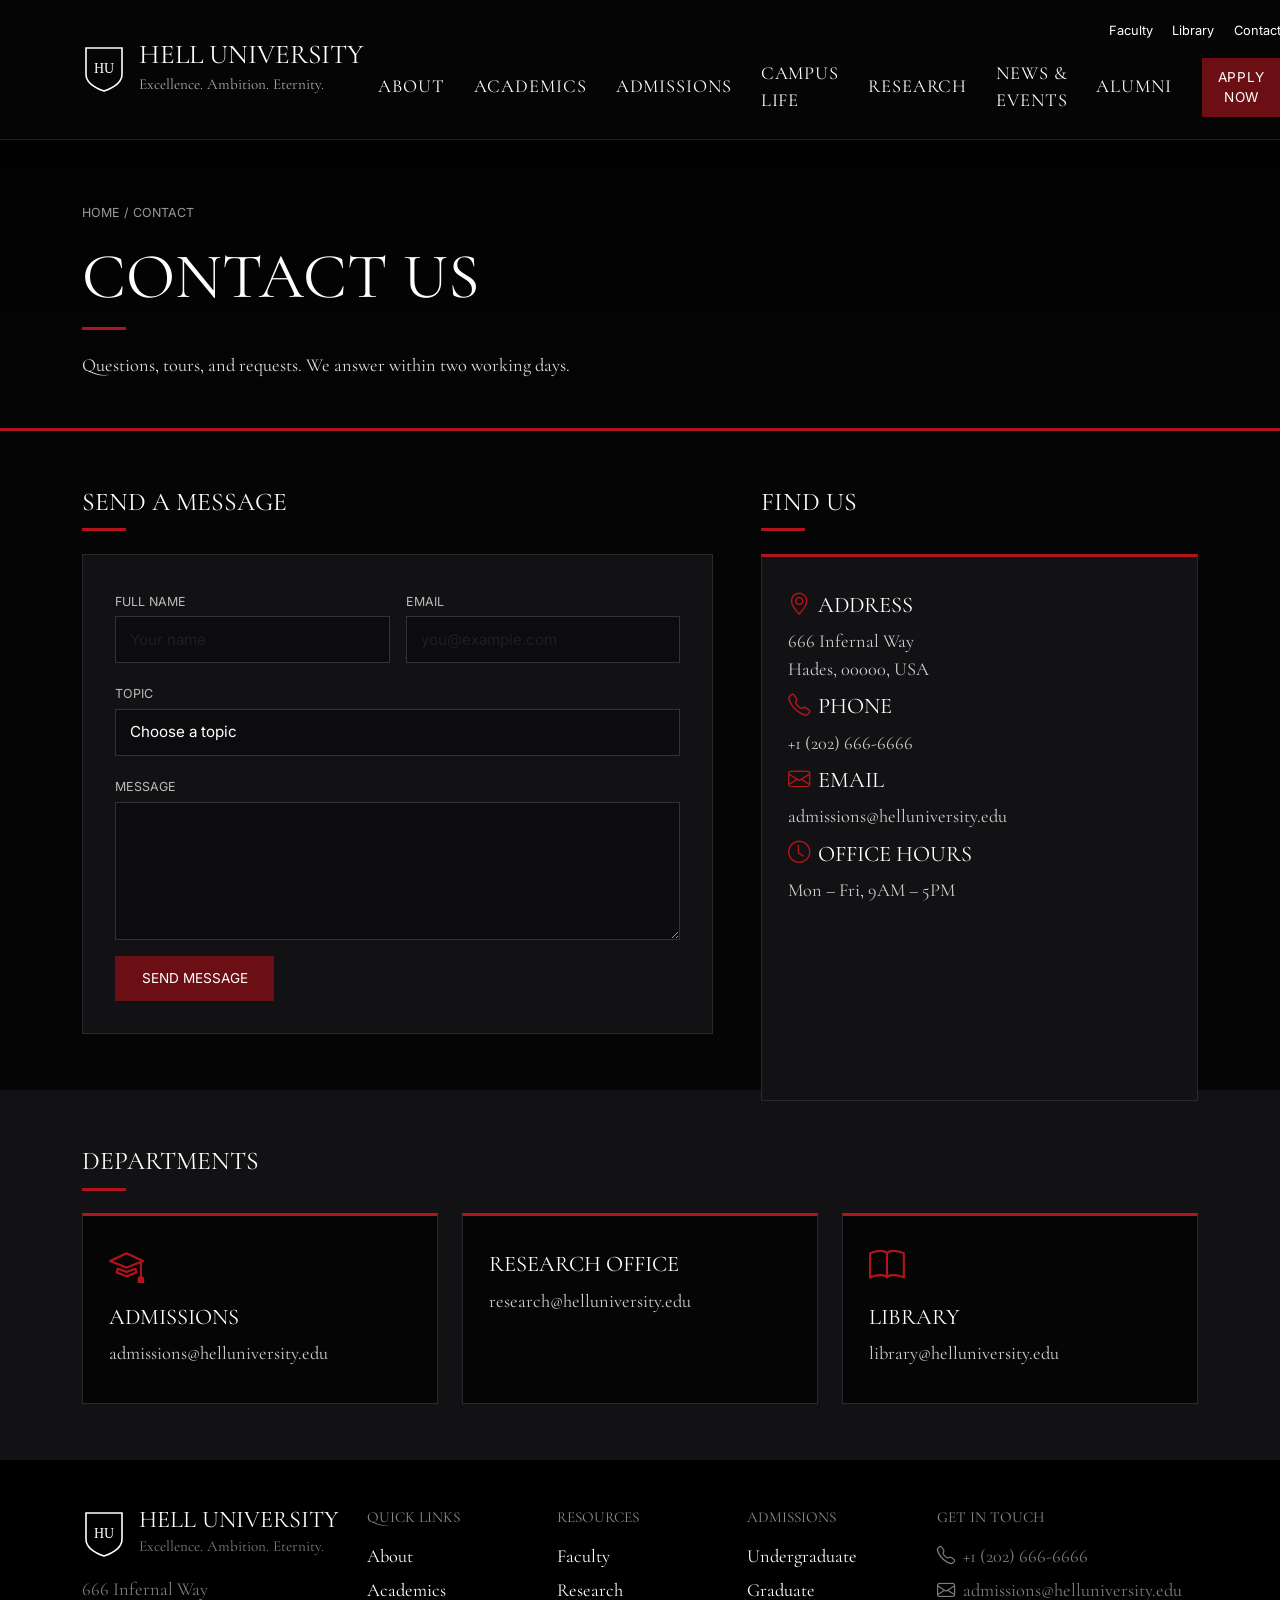
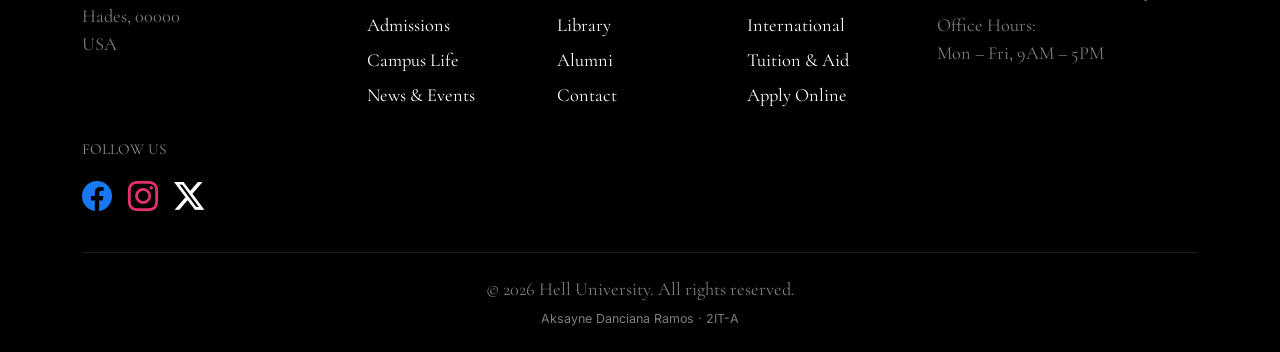
<file: contacts.html>
<!doctype html>
<html lang="en">
  <head>
    <meta charset="UTF-8" />
    <meta name="viewport" content="width=device-width, initial-scale=1" />
    <title>Contact | Hell University</title>
    <link
      href="https://cdn.jsdelivr.net/npm/bootstrap@5.3.3/dist/css/bootstrap.min.css"
      rel="stylesheet"
    />
    <link
      href="https://cdn.jsdelivr.net/npm/bootstrap-icons@1.11.3/font/bootstrap-icons.min.css"
      rel="stylesheet"
    />
    <link
      href="https://fonts.googleapis.com/css2?family=Cormorant+Garamond:wght@400;500&family=Inter:wght@400;500&display=swap"
      rel="stylesheet"
    />
    <link href="style.css" rel="stylesheet" />
  </head>
  <body>
    <header class="site-header">
      <nav class="navbar navbar-expand-lg navbar-dark py-3">
        <div class="container-xl">
          <a class="navbar-brand logo m-0" href="index.html">
            <svg viewBox="0 0 44 50">
              <path
                d="M4 4h36v26c0 9-9 14-18 17C13 44 4 39 4 30z"
                fill="none"
                stroke="#fff"
                stroke-width="1.6"
              />
              <text
                x="22"
                y="29"
                fill="#fff"
                font-size="14"
                text-anchor="middle"
                font-family="Georgia"
              >
                HU
              </text>
            </svg>
            <span
              ><span class="logo-name">HELL UNIVERSITY</span
              ><span class="logo-tag"
                >Excellence. Ambition. Eternity.</span
              ></span
            >
          </a>
          <button
            class="navbar-toggler"
            type="button"
            data-bs-toggle="collapse"
            data-bs-target="#mainMenu"
            aria-label="Menu"
          >
            <span class="navbar-toggler-icon"></span>
          </button>
          <div
            class="collapse navbar-collapse justify-content-end"
            id="mainMenu"
          >
            <div>
              <div class="top-links text-end d-none d-lg-block mb-2">
                <a href="faculty.html">Faculty</a
                ><a href="library.html">Library</a
                ><a href="contact.html">Contact</a>
              </div>
              <div class="main-nav d-lg-flex align-items-center">
                <a href="about.html">About</a>
                <a href="academics.html">Academics</a>
                <a href="admissions.html">Admissions</a>
                <a href="campus-life.html">Campus Life</a>
                <a href="research.html">Research</a>
                <a href="news.html">News &amp; Events</a>
                <a href="alumni.html">Alumni</a>
                <a href="apply.html" class="btn btn-apply ms-lg-3 mt-3 mt-lg-0"
                  >Apply Now</a
                >
              </div>
            </div>
          </div>
        </div>
      </nav>
    </header>

    <main>
      <section class="page-banner alt">
        <div class="container-xl">
          <div class="crumbs"><a href="index.html">Home</a> / Contact</div>
          <h1>Contact Us</h1>
          <div class="red-line"></div>
          <p>
            Questions, tours, and requests. We answer within two working days.
          </p>
        </div>
      </section>

      <section class="section-dark">
        <div class="container-xl">
          <div class="row g-5">
            <div class="col-12 col-lg-7">
              <h2 class="section-title">Send a Message</h2>
              <div class="red-line"></div>
              <div class="form-wrap">
                <div id="formOk" class="alert alert-success d-none">
                  Message sent. We will reply within two working days.
                </div>
                <form class="hu-form needs-validation row g-3" novalidate>
                  <div class="col-md-6">
                    <label for="name" class="form-label">Full name</label
                    ><input
                      type="text"
                      class="form-control"
                      id="name"
                      placeholder="Your name"
                      required
                    />
                  </div>
                  <div class="col-md-6">
                    <label for="email" class="form-label">Email</label
                    ><input
                      type="email"
                      class="form-control"
                      id="email"
                      placeholder="you@example.com"
                      required
                    />
                  </div>
                  <div class="col-12">
                    <label for="topic" class="form-label">Topic</label>
                    <select id="topic" class="form-select" required>
                      <option value="">Choose a topic</option>
                      <option>Admissions</option>
                      <option>Book a campus tour</option>
                      <option>Research Office</option>
                      <option>Library</option>
                      <option>Alumni</option>
                      <option>Other</option>
                    </select>
                  </div>
                  <div class="col-12">
                    <label for="msg" class="form-label">Message</label
                    ><textarea
                      id="msg"
                      class="form-control"
                      rows="5"
                      required
                    ></textarea>
                  </div>
                  <div class="col-12">
                    <button type="submit" class="btn btn-apply">
                      Send message
                    </button>
                  </div>
                </form>
              </div>
            </div>
            <div class="col-12 col-lg-5">
              <h2 class="section-title">Find Us</h2>
              <div class="red-line"></div>
              <div class="hu-card">
                <h3><i class="bi bi-geo-alt text-red me-2"></i>Address</h3>
                <p>666 Infernal Way<br />Hades, 00000, USA</p>
                <h3><i class="bi bi-telephone text-red me-2"></i>Phone</h3>
                <p>+1 (202) 666-6666</p>
                <h3><i class="bi bi-envelope text-red me-2"></i>Email</h3>
                <p>admissions@helluniversity.edu</p>
                <h3><i class="bi bi-clock text-red me-2"></i>Office Hours</h3>
                <p>Mon – Fri, 9AM – 5PM</p>
              </div>
            </div>
          </div>
        </div>
      </section>

      <section class="section-panel">
        <div class="container-xl">
          <h2 class="section-title">Departments</h2>
          <div class="red-line"></div>
          <div class="row g-4">
            <div class="col-12 col-md-4">
              <div class="hu-card">
                <i class="bi bi-mortarboard icon"></i>
                <h3>Admissions</h3>
                <p>admissions@helluniversity.edu</p>
              </div>
            </div>
            <div class="col-12 col-md-4">
              <div class="hu-card">
                <i class="bi bi-flask icon"></i>
                <h3>Research Office</h3>
                <p>research@helluniversity.edu</p>
              </div>
            </div>
            <div class="col-12 col-md-4">
              <div class="hu-card">
                <i class="bi bi-book icon"></i>
                <h3>Library</h3>
                <p>library@helluniversity.edu</p>
              </div>
            </div>
          </div>
        </div>
      </section>
    </main>

    <footer class="site-footer">
      <div class="container-xl">
        <div class="row g-4">
          <div class="col-12 col-lg-3">
            <div class="logo mb-3">
              <svg viewBox="0 0 44 50">
                <path
                  d="M4 4h36v26c0 9-9 14-18 17C13 44 4 39 4 30z"
                  fill="none"
                  stroke="#fff"
                  stroke-width="1.6"
                />
                <text
                  x="22"
                  y="29"
                  fill="#fff"
                  font-size="14"
                  text-anchor="middle"
                  font-family="Georgia"
                >
                  HU
                </text>
              </svg>
              <span
                ><span class="logo-name fs-4">HELL UNIVERSITY</span
                ><span class="logo-tag muted"
                  >Excellence. Ambition. Eternity.</span
                ></span
              >
            </div>
            <address class="muted mb-0">
              666 Infernal Way<br />Hades, 00000<br />USA
            </address>
          </div>
          <div class="col-6 col-md-3 col-lg-2">
            <h4>Quick Links</h4>
            <ul>
              <li><a href="about.html">About</a></li>
              <li><a href="academics.html">Academics</a></li>
              <li><a href="admissions.html">Admissions</a></li>
              <li><a href="campus-life.html">Campus Life</a></li>
              <li><a href="news.html">News &amp; Events</a></li>
            </ul>
          </div>
          <div class="col-6 col-md-3 col-lg-2">
            <h4>Resources</h4>
            <ul>
              <li><a href="faculty.html">Faculty</a></li>
              <li><a href="research.html">Research</a></li>
              <li><a href="library.html">Library</a></li>
              <li><a href="alumni.html">Alumni</a></li>
              <li><a href="contact.html">Contact</a></li>
            </ul>
          </div>
          <div class="col-6 col-md-3 col-lg-2">
            <h4>Admissions</h4>
            <ul>
              <li><a href="admissions.html">Undergraduate</a></li>
              <li><a href="admissions.html">Graduate</a></li>
              <li><a href="admissions.html">International</a></li>
              <li><a href="admissions.html">Tuition &amp; Aid</a></li>
              <li><a href="apply.html">Apply Online</a></li>
            </ul>
          </div>
          <div class="col-6 col-md-3 col-lg-3">
            <h4>Get in touch</h4>
            <ul class="muted">
              <li><i class="bi bi-telephone me-2"></i>+1 (202) 666-6666</li>
              <li>
                <i class="bi bi-envelope me-2"></i>admissions@helluniversity.edu
              </li>
              <li>Office Hours:<br />Mon – Fri, 9AM – 5PM</li>
            </ul>
          </div>
          <div class="col-12">
            <h4>Follow us</h4>
            <div class="social">
              <a href="#" aria-label="Facebook"
                ><i class="bi bi-facebook"></i></a
              ><a href="#" aria-label="Instagram"
                ><i class="bi bi-instagram"></i></a
              ><a href="#" aria-label="X"><i class="bi bi-twitter-x"></i></a>
            </div>
          </div>
        </div>
        <div class="copyright">
          &copy; 2026 Hell University. All rights reserved.
          <div class="credit">Aksayne Danciana Ramos &middot; 2IT-A</div>
        </div>
      </div>
    </footer>
    <script src="https://cdn.jsdelivr.net/npm/bootstrap@5.3.3/dist/js/bootstrap.bundle.min.js"></script>
    <script>
      document.querySelectorAll(".needs-validation").forEach(function (f) {
        f.addEventListener("submit", function (e) {
          e.preventDefault();
          var pw = f.querySelector("#password"),
            cf = f.querySelector("#confirm");
          if (pw && cf)
            cf.setCustomValidity(
              pw.value === cf.value ? "" : "Passwords do not match",
            );
          if (f.checkValidity()) {
            var ok = document.getElementById("formOk");
            if (ok) ok.classList.remove("d-none");
            f.reset();
            f.classList.remove("was-validated");
          } else f.classList.add("was-validated");
        });
      });
    </script>
  </body>
</html>
</file>
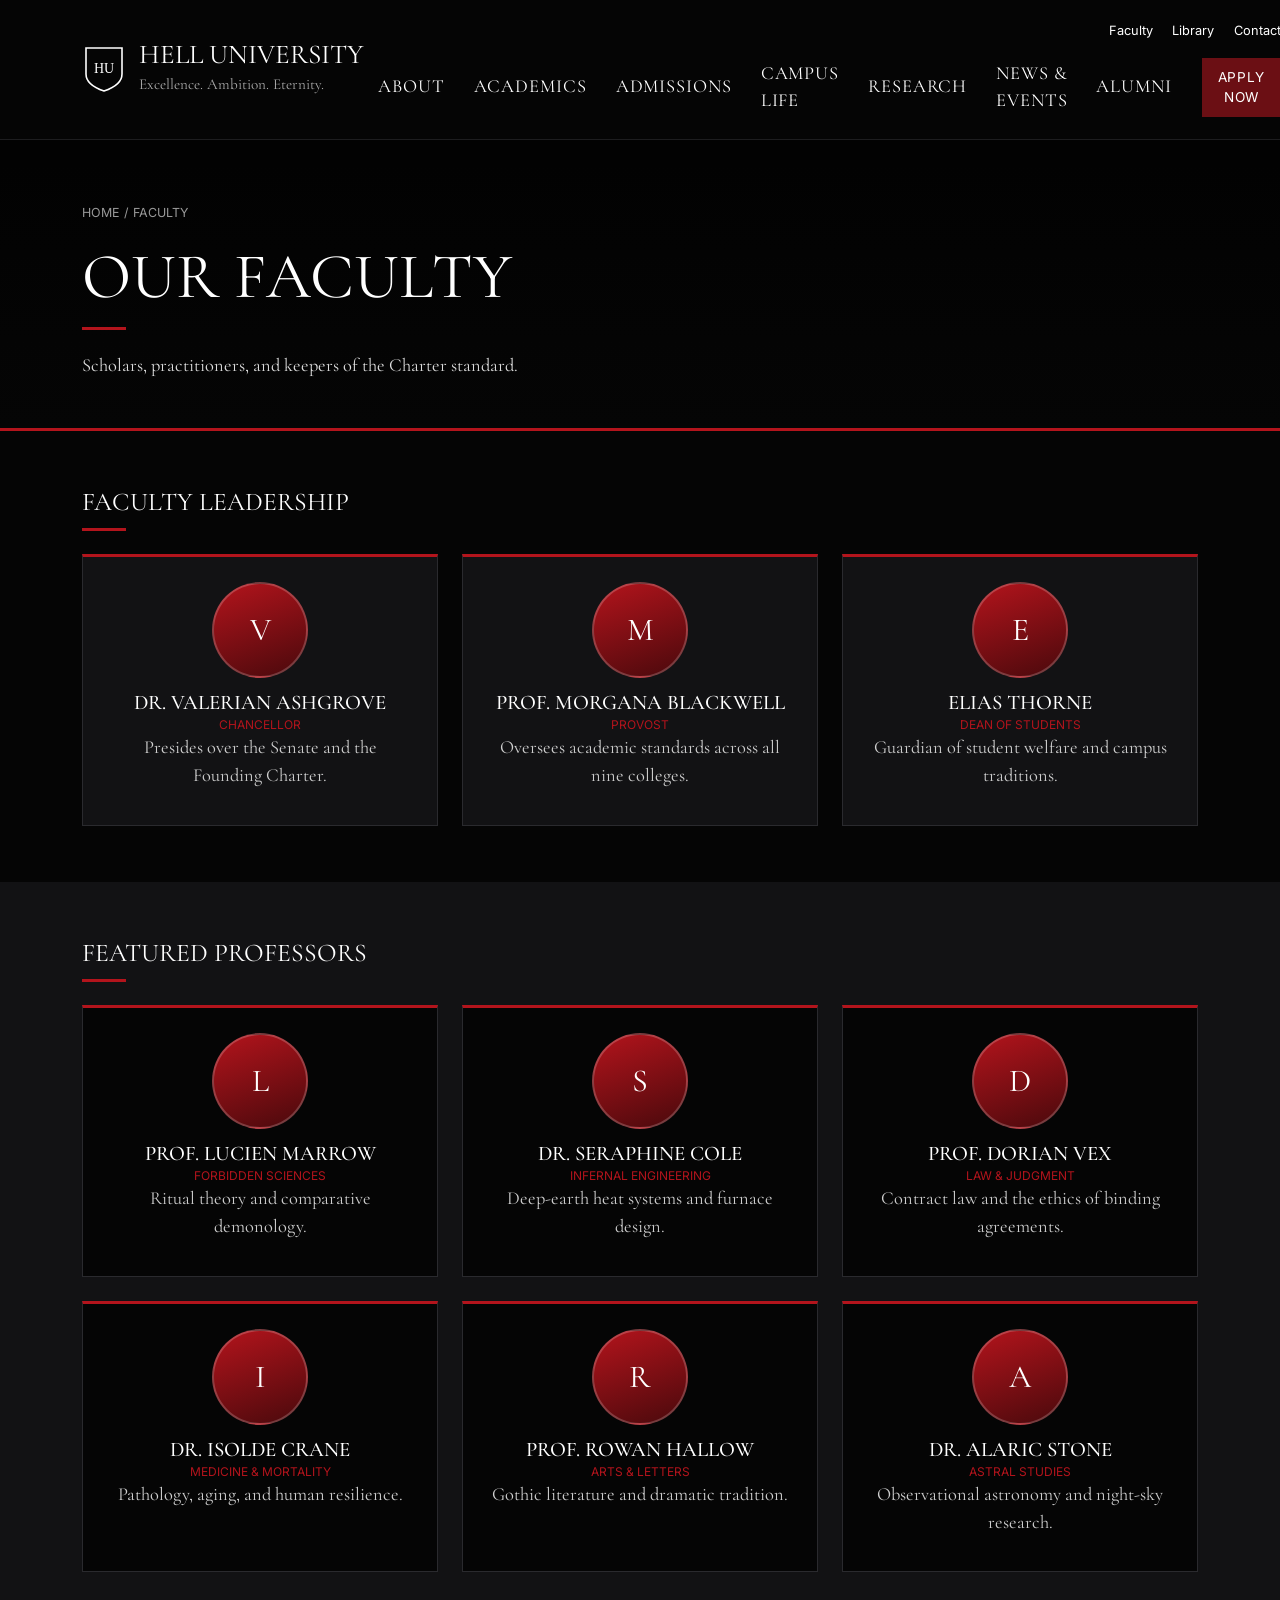
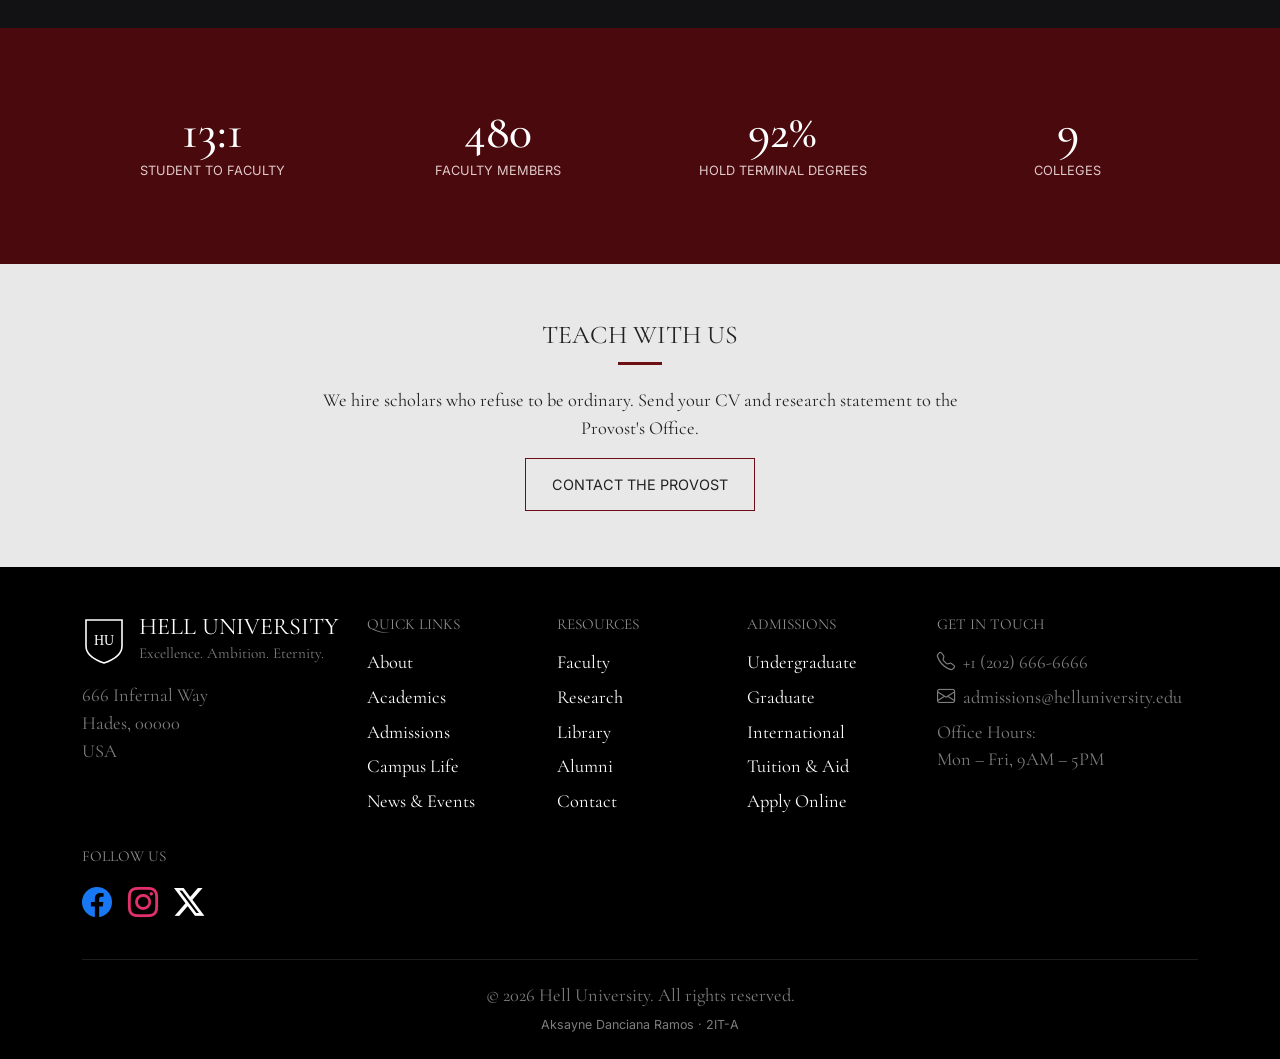
<file: faculty.html>
<!doctype html>
<html lang="en">
  <head>
    <meta charset="UTF-8" />
    <meta name="viewport" content="width=device-width, initial-scale=1" />
    <title>Faculty | Hell University</title>
    <link
      href="https://cdn.jsdelivr.net/npm/bootstrap@5.3.3/dist/css/bootstrap.min.css"
      rel="stylesheet"
    />
    <link
      href="https://cdn.jsdelivr.net/npm/bootstrap-icons@1.11.3/font/bootstrap-icons.min.css"
      rel="stylesheet"
    />
    <link
      href="https://fonts.googleapis.com/css2?family=Cormorant+Garamond:wght@400;500&family=Inter:wght@400;500&display=swap"
      rel="stylesheet"
    />
    <link href="style.css" rel="stylesheet" />
  </head>
  <body>
    <header class="site-header">
      <nav class="navbar navbar-expand-lg navbar-dark py-3">
        <div class="container-xl">
          <a class="navbar-brand logo m-0" href="index.html">
            <svg viewBox="0 0 44 50">
              <path
                d="M4 4h36v26c0 9-9 14-18 17C13 44 4 39 4 30z"
                fill="none"
                stroke="#fff"
                stroke-width="1.6"
              />
              <text
                x="22"
                y="29"
                fill="#fff"
                font-size="14"
                text-anchor="middle"
                font-family="Georgia"
              >
                HU
              </text>
            </svg>
            <span
              ><span class="logo-name">HELL UNIVERSITY</span
              ><span class="logo-tag"
                >Excellence. Ambition. Eternity.</span
              ></span
            >
          </a>
          <button
            class="navbar-toggler"
            type="button"
            data-bs-toggle="collapse"
            data-bs-target="#mainMenu"
            aria-label="Menu"
          >
            <span class="navbar-toggler-icon"></span>
          </button>
          <div
            class="collapse navbar-collapse justify-content-end"
            id="mainMenu"
          >
            <div>
              <div class="top-links text-end d-none d-lg-block mb-2">
                <a href="faculty.html">Faculty</a
                ><a href="library.html">Library</a
                ><a href="contact.html">Contact</a>
              </div>
              <div class="main-nav d-lg-flex align-items-center">
                <a href="about.html">About</a>
                <a href="academics.html">Academics</a>
                <a href="admissions.html">Admissions</a>
                <a href="campus-life.html">Campus Life</a>
                <a href="research.html">Research</a>
                <a href="news.html">News &amp; Events</a>
                <a href="alumni.html">Alumni</a>
                <a href="apply.html" class="btn btn-apply ms-lg-3 mt-3 mt-lg-0"
                  >Apply Now</a
                >
              </div>
            </div>
          </div>
        </div>
      </nav>
    </header>

    <main>
      <section class="page-banner alt">
        <div class="container-xl">
          <div class="crumbs"><a href="index.html">Home</a> / Faculty</div>
          <h1>Our Faculty</h1>
          <div class="red-line"></div>
          <p>Scholars, practitioners, and keepers of the Charter standard.</p>
        </div>
      </section>

      <section class="section-dark">
        <div class="container-xl">
          <h2 class="section-title">Faculty Leadership</h2>
          <div class="red-line"></div>
          <div class="row g-4">
            <div class="col-12 col-md-4">
              <div class="hu-card person">
                <div class="avatar text-white">V</div>
                <h3>Dr. Valerian Ashgrove</h3>
                <div class="role">Chancellor</div>
                <p>Presides over the Senate and the Founding Charter.</p>
              </div>
            </div>
            <div class="col-12 col-md-4">
              <div class="hu-card person">
                <div class="avatar text-white">M</div>
                <h3>Prof. Morgana Blackwell</h3>
                <div class="role">Provost</div>
                <p>Oversees academic standards across all nine colleges.</p>
              </div>
            </div>
            <div class="col-12 col-md-4">
              <div class="hu-card person">
                <div class="avatar text-white">E</div>
                <h3>Elias Thorne</h3>
                <div class="role">Dean of Students</div>
                <p>Guardian of student welfare and campus traditions.</p>
              </div>
            </div>
          </div>
        </div>
      </section>

      <section class="section-panel">
        <div class="container-xl">
          <h2 class="section-title">Featured Professors</h2>
          <div class="red-line"></div>
          <div class="row g-4">
            <div class="col-12 col-md-6 col-lg-4">
              <div class="hu-card person">
                <div class="avatar text-white">L</div>
                <h3>Prof. Lucien Marrow</h3>
                <div class="role">Forbidden Sciences</div>
                <p>Ritual theory and comparative demonology.</p>
              </div>
            </div>
            <div class="col-12 col-md-6 col-lg-4">
              <div class="hu-card person">
                <div class="avatar text-white">S</div>
                <h3>Dr. Seraphine Cole</h3>
                <div class="role">Infernal Engineering</div>
                <p>Deep-earth heat systems and furnace design.</p>
              </div>
            </div>
            <div class="col-12 col-md-6 col-lg-4">
              <div class="hu-card person">
                <div class="avatar text-white">D</div>
                <h3>Prof. Dorian Vex</h3>
                <div class="role">Law &amp; Judgment</div>
                <p>Contract law and the ethics of binding agreements.</p>
              </div>
            </div>
            <div class="col-12 col-md-6 col-lg-4">
              <div class="hu-card person">
                <div class="avatar text-white">I</div>
                <h3>Dr. Isolde Crane</h3>
                <div class="role">Medicine &amp; Mortality</div>
                <p>Pathology, aging, and human resilience.</p>
              </div>
            </div>
            <div class="col-12 col-md-6 col-lg-4">
              <div class="hu-card person">
                <div class="avatar text-white">R</div>
                <h3>Prof. Rowan Hallow</h3>
                <div class="role">Arts &amp; Letters</div>
                <p>Gothic literature and dramatic tradition.</p>
              </div>
            </div>
            <div class="col-12 col-md-6 col-lg-4">
              <div class="hu-card person">
                <div class="avatar text-white">A</div>
                <h3>Dr. Alaric Stone</h3>
                <div class="role">Astral Studies</div>
                <p>Observational astronomy and night-sky research.</p>
              </div>
            </div>
          </div>
        </div>
      </section>

      <section class="section-wine">
        <div class="container-xl">
          <div class="row">
            <div class="col-6 col-md-3 stat">
              <strong>13:1</strong><span>Student to faculty</span>
            </div>
            <div class="col-6 col-md-3 stat">
              <strong>480</strong><span>Faculty members</span>
            </div>
            <div class="col-6 col-md-3 stat">
              <strong>92%</strong><span>Hold terminal degrees</span>
            </div>
            <div class="col-6 col-md-3 stat">
              <strong>9</strong><span>Colleges</span>
            </div>
          </div>
        </div>
      </section>

      <section class="section-light">
        <div class="container-xl text-center">
          <h2 class="section-title">Teach With Us</h2>
          <div class="red-line mx-auto"></div>
          <p class="mx-auto" style="max-width: 640px">
            We hire scholars who refuse to be ordinary. Send your CV and
            research statement to the Provost's Office.
          </p>
          <a href="contact.html" class="btn-story">Contact the Provost</a>
        </div>
      </section>
    </main>

    <footer class="site-footer">
      <div class="container-xl">
        <div class="row g-4">
          <div class="col-12 col-lg-3">
            <div class="logo mb-3">
              <svg viewBox="0 0 44 50">
                <path
                  d="M4 4h36v26c0 9-9 14-18 17C13 44 4 39 4 30z"
                  fill="none"
                  stroke="#fff"
                  stroke-width="1.6"
                />
                <text
                  x="22"
                  y="29"
                  fill="#fff"
                  font-size="14"
                  text-anchor="middle"
                  font-family="Georgia"
                >
                  HU
                </text>
              </svg>
              <span
                ><span class="logo-name fs-4">HELL UNIVERSITY</span
                ><span class="logo-tag muted"
                  >Excellence. Ambition. Eternity.</span
                ></span
              >
            </div>
            <address class="muted mb-0">
              666 Infernal Way<br />Hades, 00000<br />USA
            </address>
          </div>
          <div class="col-6 col-md-3 col-lg-2">
            <h4>Quick Links</h4>
            <ul>
              <li><a href="about.html">About</a></li>
              <li><a href="academics.html">Academics</a></li>
              <li><a href="admissions.html">Admissions</a></li>
              <li><a href="campus-life.html">Campus Life</a></li>
              <li><a href="news.html">News &amp; Events</a></li>
            </ul>
          </div>
          <div class="col-6 col-md-3 col-lg-2">
            <h4>Resources</h4>
            <ul>
              <li><a href="faculty.html">Faculty</a></li>
              <li><a href="research.html">Research</a></li>
              <li><a href="library.html">Library</a></li>
              <li><a href="alumni.html">Alumni</a></li>
              <li><a href="contact.html">Contact</a></li>
            </ul>
          </div>
          <div class="col-6 col-md-3 col-lg-2">
            <h4>Admissions</h4>
            <ul>
              <li><a href="admissions.html">Undergraduate</a></li>
              <li><a href="admissions.html">Graduate</a></li>
              <li><a href="admissions.html">International</a></li>
              <li><a href="admissions.html">Tuition &amp; Aid</a></li>
              <li><a href="apply.html">Apply Online</a></li>
            </ul>
          </div>
          <div class="col-6 col-md-3 col-lg-3">
            <h4>Get in touch</h4>
            <ul class="muted">
              <li><i class="bi bi-telephone me-2"></i>+1 (202) 666-6666</li>
              <li>
                <i class="bi bi-envelope me-2"></i>admissions@helluniversity.edu
              </li>
              <li>Office Hours:<br />Mon – Fri, 9AM – 5PM</li>
            </ul>
          </div>
          <div class="col-12">
            <h4>Follow us</h4>
            <div class="social">
              <a href="#" aria-label="Facebook"
                ><i class="bi bi-facebook"></i></a
              ><a href="#" aria-label="Instagram"
                ><i class="bi bi-instagram"></i></a
              ><a href="#" aria-label="X"><i class="bi bi-twitter-x"></i></a>
            </div>
          </div>
        </div>
        <div class="copyright">
          &copy; 2026 Hell University. All rights reserved.
          <div class="credit">Aksayne Danciana Ramos &middot; 2IT-A</div>
        </div>
      </div>
    </footer>
    <script src="https://cdn.jsdelivr.net/npm/bootstrap@5.3.3/dist/js/bootstrap.bundle.min.js"></script>
  </body>
</html>
</file>
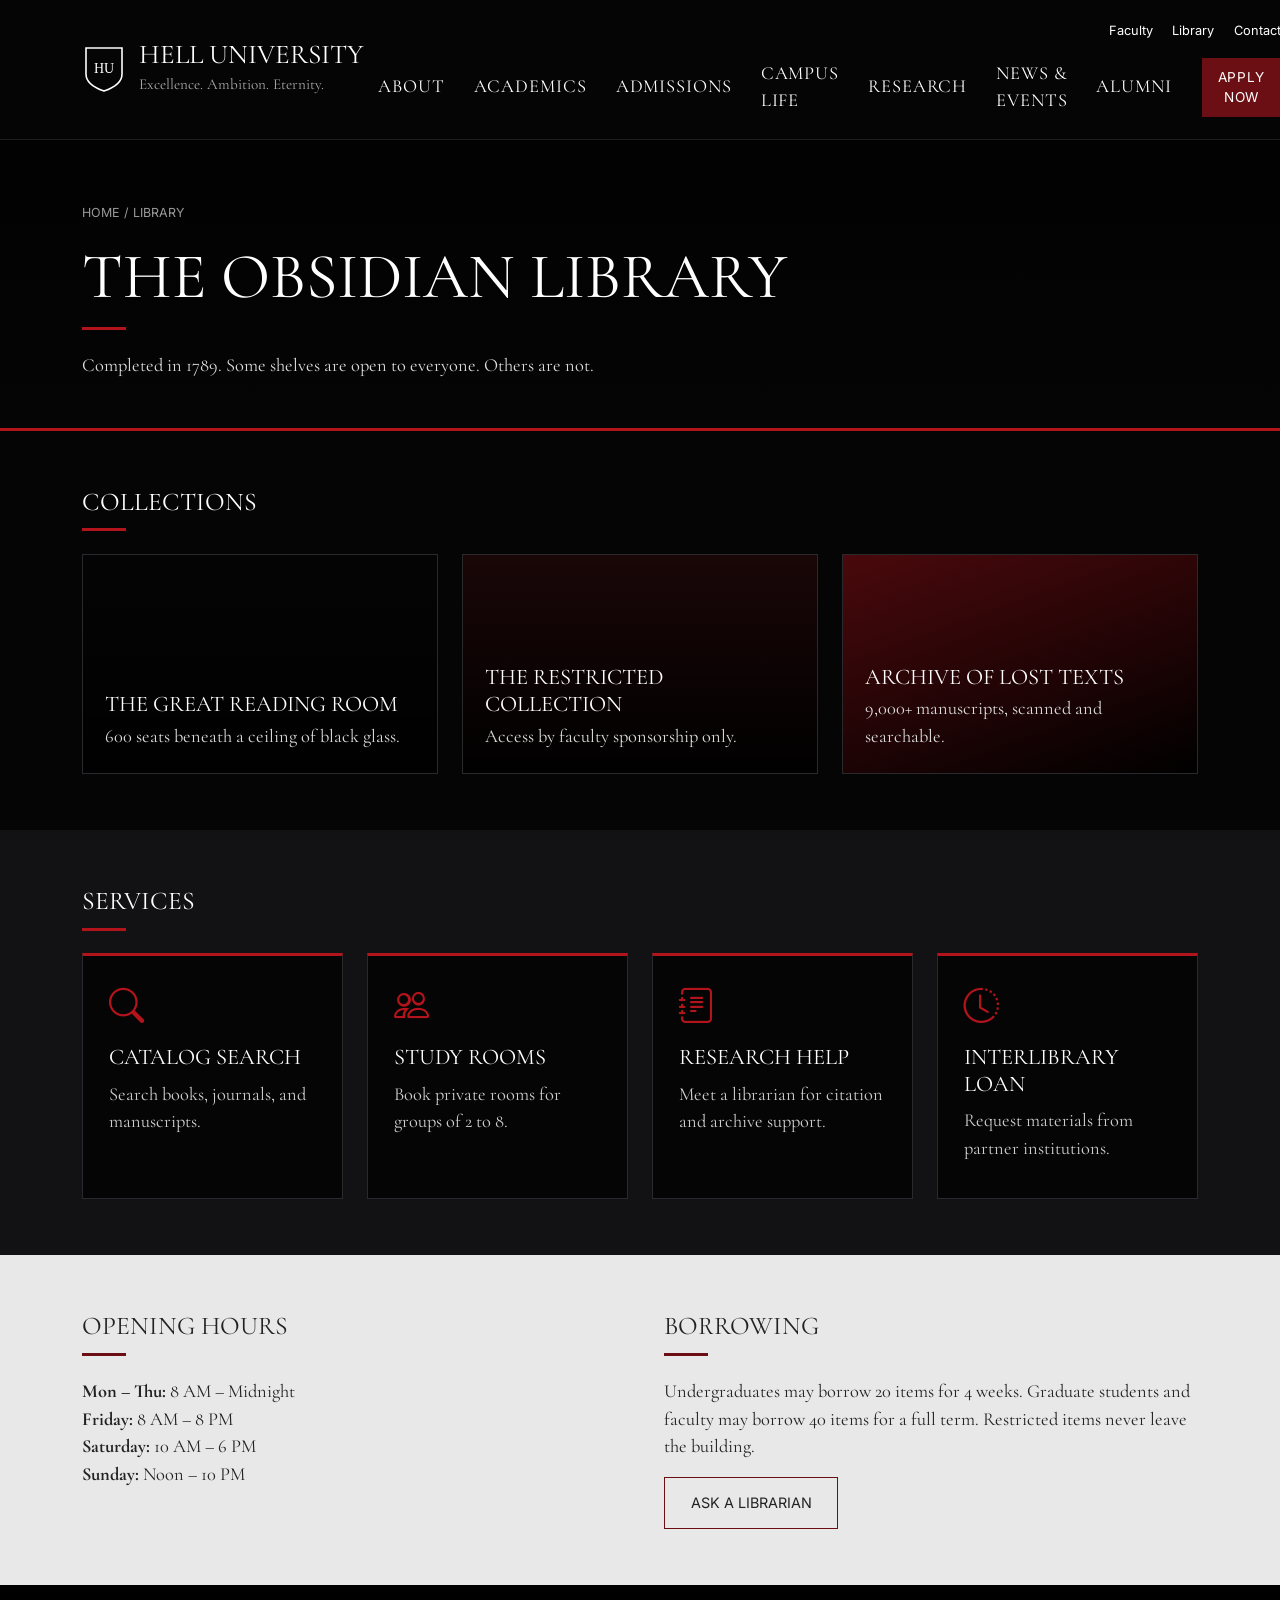
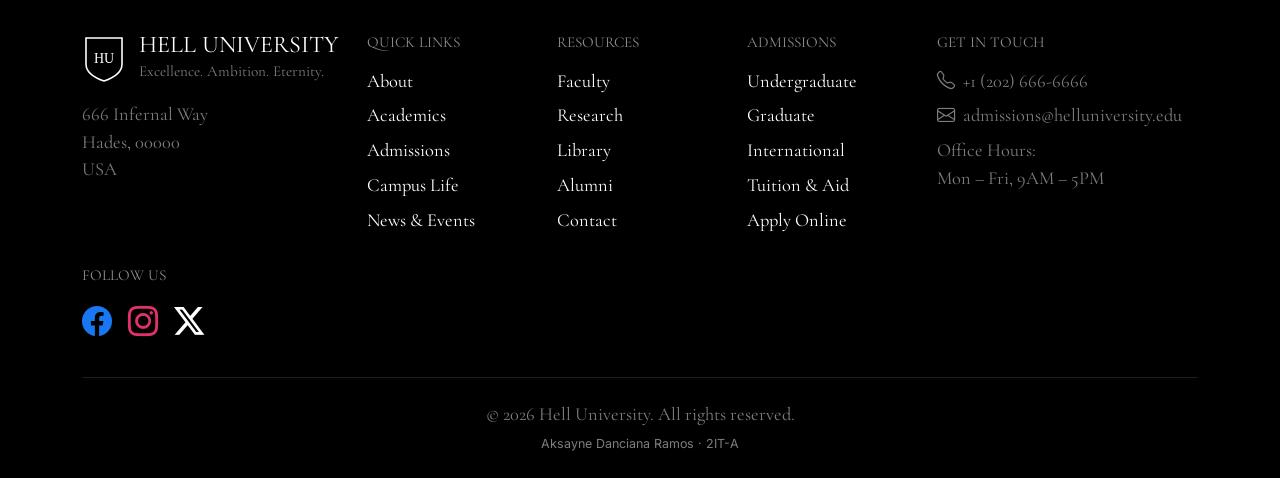
<file: library.html>
<!doctype html>
<html lang="en">
  <head>
    <meta charset="UTF-8" />
    <meta name="viewport" content="width=device-width, initial-scale=1" />
    <title>Library | Hell University</title>
    <link
      href="https://cdn.jsdelivr.net/npm/bootstrap@5.3.3/dist/css/bootstrap.min.css"
      rel="stylesheet"
    />
    <link
      href="https://cdn.jsdelivr.net/npm/bootstrap-icons@1.11.3/font/bootstrap-icons.min.css"
      rel="stylesheet"
    />
    <link
      href="https://fonts.googleapis.com/css2?family=Cormorant+Garamond:wght@400;500&family=Inter:wght@400;500&display=swap"
      rel="stylesheet"
    />
    <link href="style.css" rel="stylesheet" />
  </head>
  <body>
    <header class="site-header">
      <nav class="navbar navbar-expand-lg navbar-dark py-3">
        <div class="container-xl">
          <a class="navbar-brand logo m-0" href="index.html">
            <svg viewBox="0 0 44 50">
              <path
                d="M4 4h36v26c0 9-9 14-18 17C13 44 4 39 4 30z"
                fill="none"
                stroke="#fff"
                stroke-width="1.6"
              />
              <text
                x="22"
                y="29"
                fill="#fff"
                font-size="14"
                text-anchor="middle"
                font-family="Georgia"
              >
                HU
              </text>
            </svg>
            <span
              ><span class="logo-name">HELL UNIVERSITY</span
              ><span class="logo-tag"
                >Excellence. Ambition. Eternity.</span
              ></span
            >
          </a>
          <button
            class="navbar-toggler"
            type="button"
            data-bs-toggle="collapse"
            data-bs-target="#mainMenu"
            aria-label="Menu"
          >
            <span class="navbar-toggler-icon"></span>
          </button>
          <div
            class="collapse navbar-collapse justify-content-end"
            id="mainMenu"
          >
            <div>
              <div class="top-links text-end d-none d-lg-block mb-2">
                <a href="faculty.html">Faculty</a
                ><a href="library.html">Library</a
                ><a href="contact.html">Contact</a>
              </div>
              <div class="main-nav d-lg-flex align-items-center">
                <a href="about.html">About</a>
                <a href="academics.html">Academics</a>
                <a href="admissions.html">Admissions</a>
                <a href="campus-life.html">Campus Life</a>
                <a href="research.html">Research</a>
                <a href="news.html">News &amp; Events</a>
                <a href="alumni.html">Alumni</a>
                <a href="apply.html" class="btn btn-apply ms-lg-3 mt-3 mt-lg-0"
                  >Apply Now</a
                >
              </div>
            </div>
          </div>
        </div>
      </nav>
    </header>

    <main>
      <section class="page-banner">
        <div class="container-xl">
          <div class="crumbs"><a href="index.html">Home</a> / Library</div>
          <h1>The Obsidian Library</h1>
          <div class="red-line"></div>
          <p>
            Completed in 1789. Some shelves are open to everyone. Others are
            not.
          </p>
        </div>
      </section>

      <section class="section-dark">
        <div class="container-xl">
          <h2 class="section-title">Collections</h2>
          <div class="red-line"></div>
          <div class="row g-4">
            <div class="col-12 col-md-6 col-lg-4">
              <div class="tile">
                <h3>The Great Reading Room</h3>
                <p>600 seats beneath a ceiling of black glass.</p>
              </div>
            </div>
            <div class="col-12 col-md-6 col-lg-4">
              <div class="tile t2">
                <h3>The Restricted Collection</h3>
                <p>Access by faculty sponsorship only.</p>
              </div>
            </div>
            <div class="col-12 col-md-6 col-lg-4">
              <div class="tile t3">
                <h3>Archive of Lost Texts</h3>
                <p>9,000+ manuscripts, scanned and searchable.</p>
              </div>
            </div>
          </div>
        </div>
      </section>

      <section class="section-panel">
        <div class="container-xl">
          <h2 class="section-title">Services</h2>
          <div class="red-line"></div>
          <div class="row g-4">
            <div class="col-12 col-md-6 col-lg-3">
              <div class="hu-card">
                <i class="bi bi-search icon"></i>
                <h3>Catalog Search</h3>
                <p>Search books, journals, and manuscripts.</p>
              </div>
            </div>
            <div class="col-12 col-md-6 col-lg-3">
              <div class="hu-card">
                <i class="bi bi-people icon"></i>
                <h3>Study Rooms</h3>
                <p>Book private rooms for groups of 2 to 8.</p>
              </div>
            </div>
            <div class="col-12 col-md-6 col-lg-3">
              <div class="hu-card">
                <i class="bi bi-journal-text icon"></i>
                <h3>Research Help</h3>
                <p>Meet a librarian for citation and archive support.</p>
              </div>
            </div>
            <div class="col-12 col-md-6 col-lg-3">
              <div class="hu-card">
                <i class="bi bi-clock-history icon"></i>
                <h3>Interlibrary Loan</h3>
                <p>Request materials from partner institutions.</p>
              </div>
            </div>
          </div>
        </div>
      </section>

      <section class="section-light">
        <div class="container-xl">
          <div class="row g-5">
            <div class="col-12 col-md-6">
              <h2 class="section-title">Opening Hours</h2>
              <div class="red-line"></div>
              <p>
                <strong>Mon – Thu:</strong> 8 AM – Midnight<br /><strong
                  >Friday:</strong
                >
                8 AM – 8 PM<br /><strong>Saturday:</strong> 10 AM – 6 PM<br /><strong
                  >Sunday:</strong
                >
                Noon – 10 PM
              </p>
            </div>
            <div class="col-12 col-md-6">
              <h2 class="section-title">Borrowing</h2>
              <div class="red-line"></div>
              <p>
                Undergraduates may borrow 20 items for 4 weeks. Graduate
                students and faculty may borrow 40 items for a full term.
                Restricted items never leave the building.
              </p>
              <a href="contact.html" class="btn-story">Ask a librarian</a>
            </div>
          </div>
        </div>
      </section>
    </main>

    <footer class="site-footer">
      <div class="container-xl">
        <div class="row g-4">
          <div class="col-12 col-lg-3">
            <div class="logo mb-3">
              <svg viewBox="0 0 44 50">
                <path
                  d="M4 4h36v26c0 9-9 14-18 17C13 44 4 39 4 30z"
                  fill="none"
                  stroke="#fff"
                  stroke-width="1.6"
                />
                <text
                  x="22"
                  y="29"
                  fill="#fff"
                  font-size="14"
                  text-anchor="middle"
                  font-family="Georgia"
                >
                  HU
                </text>
              </svg>
              <span
                ><span class="logo-name fs-4">HELL UNIVERSITY</span
                ><span class="logo-tag muted"
                  >Excellence. Ambition. Eternity.</span
                ></span
              >
            </div>
            <address class="muted mb-0">
              666 Infernal Way<br />Hades, 00000<br />USA
            </address>
          </div>
          <div class="col-6 col-md-3 col-lg-2">
            <h4>Quick Links</h4>
            <ul>
              <li><a href="about.html">About</a></li>
              <li><a href="academics.html">Academics</a></li>
              <li><a href="admissions.html">Admissions</a></li>
              <li><a href="campus-life.html">Campus Life</a></li>
              <li><a href="news.html">News &amp; Events</a></li>
            </ul>
          </div>
          <div class="col-6 col-md-3 col-lg-2">
            <h4>Resources</h4>
            <ul>
              <li><a href="faculty.html">Faculty</a></li>
              <li><a href="research.html">Research</a></li>
              <li><a href="library.html">Library</a></li>
              <li><a href="alumni.html">Alumni</a></li>
              <li><a href="contact.html">Contact</a></li>
            </ul>
          </div>
          <div class="col-6 col-md-3 col-lg-2">
            <h4>Admissions</h4>
            <ul>
              <li><a href="admissions.html">Undergraduate</a></li>
              <li><a href="admissions.html">Graduate</a></li>
              <li><a href="admissions.html">International</a></li>
              <li><a href="admissions.html">Tuition &amp; Aid</a></li>
              <li><a href="apply.html">Apply Online</a></li>
            </ul>
          </div>
          <div class="col-6 col-md-3 col-lg-3">
            <h4>Get in touch</h4>
            <ul class="muted">
              <li><i class="bi bi-telephone me-2"></i>+1 (202) 666-6666</li>
              <li>
                <i class="bi bi-envelope me-2"></i>admissions@helluniversity.edu
              </li>
              <li>Office Hours:<br />Mon – Fri, 9AM – 5PM</li>
            </ul>
          </div>
          <div class="col-12">
            <h4>Follow us</h4>
            <div class="social">
              <a href="#" aria-label="Facebook"
                ><i class="bi bi-facebook"></i></a
              ><a href="#" aria-label="Instagram"
                ><i class="bi bi-instagram"></i></a
              ><a href="#" aria-label="X"><i class="bi bi-twitter-x"></i></a>
            </div>
          </div>
        </div>
        <div class="copyright">
          &copy; 2026 Hell University. All rights reserved.
          <div class="credit">Aksayne Danciana Ramos &middot; 2IT-A</div>
        </div>
      </div>
    </footer>
    <script src="https://cdn.jsdelivr.net/npm/bootstrap@5.3.3/dist/js/bootstrap.bundle.min.js"></script>
  </body>
</html>
</file>
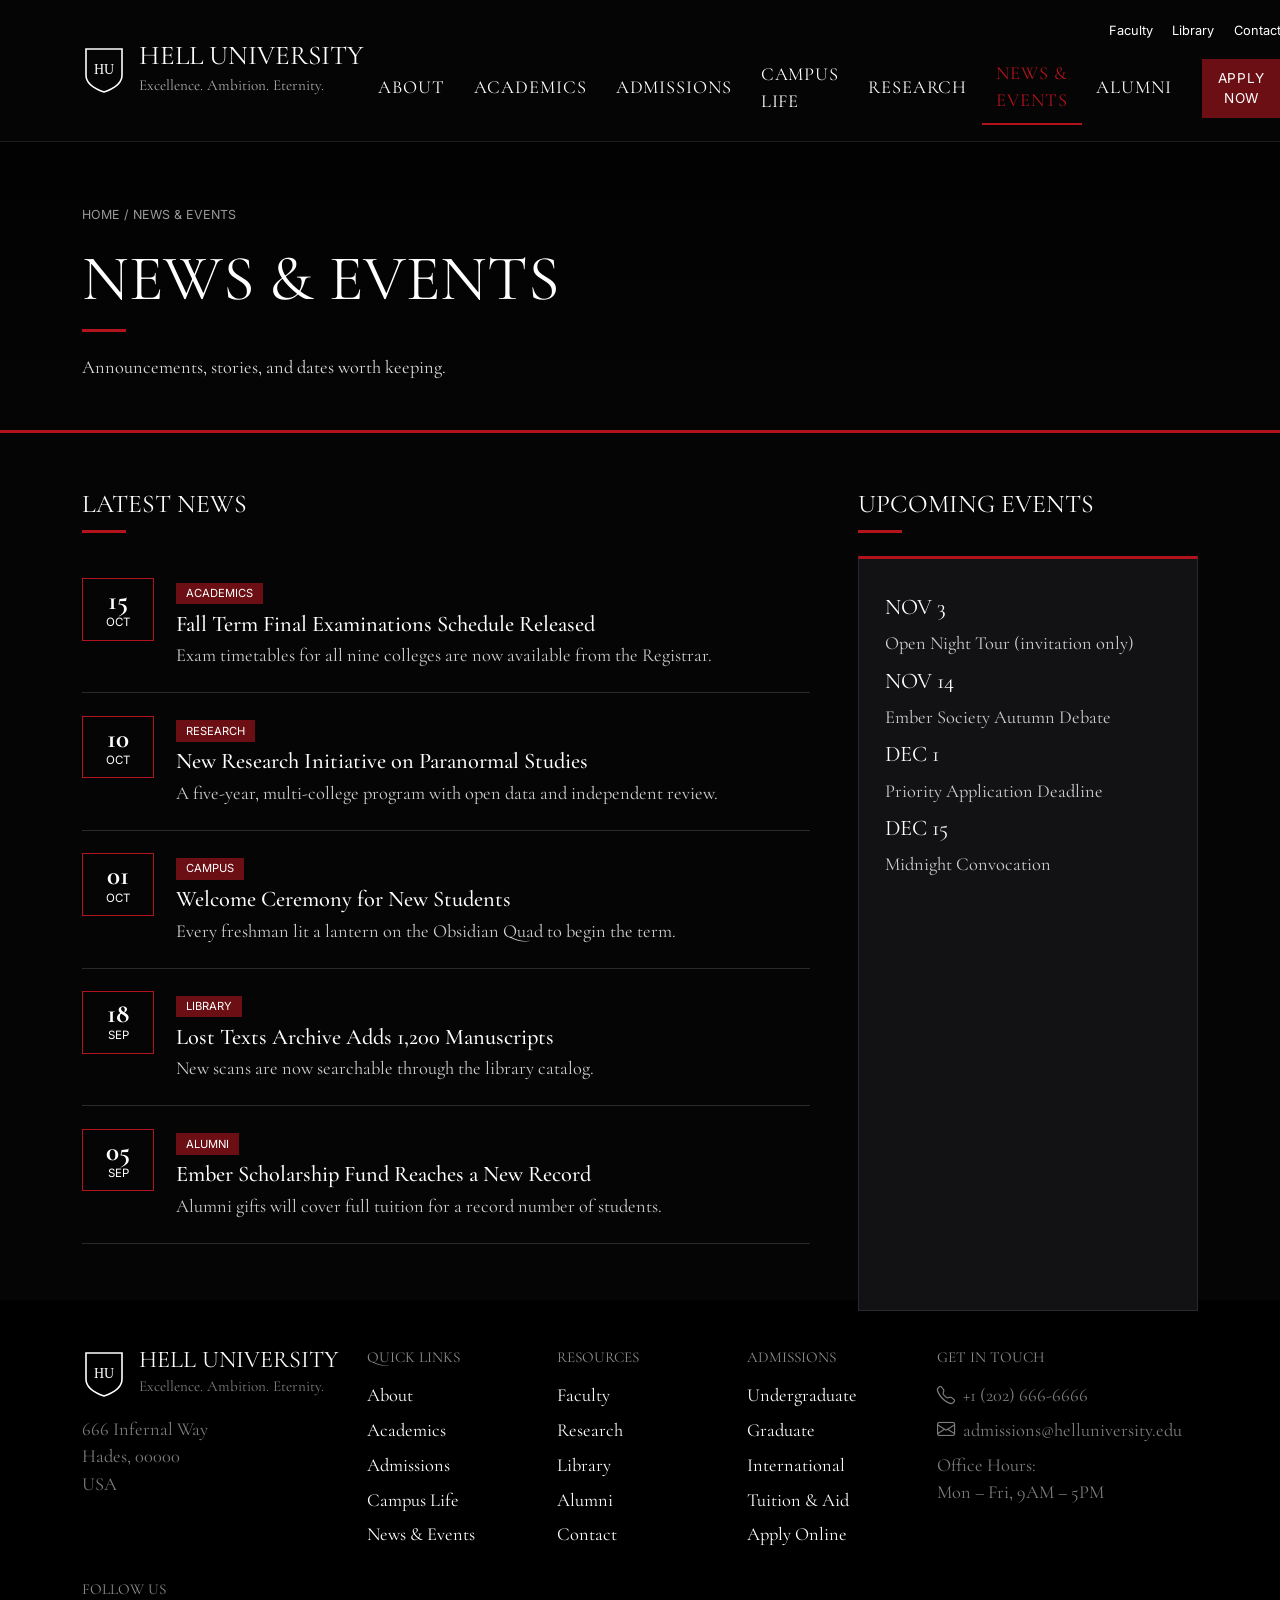
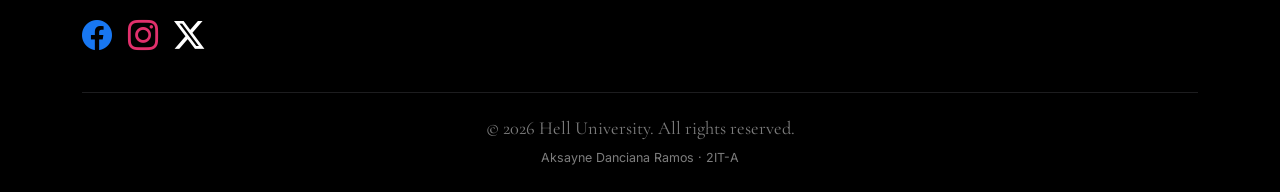
<file: news.html>
<!doctype html>
<html lang="en">
  <head>
    <meta charset="UTF-8" />
    <meta name="viewport" content="width=device-width, initial-scale=1" />
    <title>News &amp; Events | Hell University</title>
    <link
      href="https://cdn.jsdelivr.net/npm/bootstrap@5.3.3/dist/css/bootstrap.min.css"
      rel="stylesheet"
    />
    <link
      href="https://cdn.jsdelivr.net/npm/bootstrap-icons@1.11.3/font/bootstrap-icons.min.css"
      rel="stylesheet"
    />
    <link
      href="https://fonts.googleapis.com/css2?family=Cormorant+Garamond:wght@400;500&family=Inter:wght@400;500&display=swap"
      rel="stylesheet"
    />
    <link href="style.css" rel="stylesheet" />
  </head>
  <body>
    <header class="site-header">
      <nav class="navbar navbar-expand-lg navbar-dark py-3">
        <div class="container-xl">
          <a class="navbar-brand logo m-0" href="index.html">
            <svg viewBox="0 0 44 50">
              <path
                d="M4 4h36v26c0 9-9 14-18 17C13 44 4 39 4 30z"
                fill="none"
                stroke="#fff"
                stroke-width="1.6"
              />
              <text
                x="22"
                y="29"
                fill="#fff"
                font-size="14"
                text-anchor="middle"
                font-family="Georgia"
              >
                HU
              </text>
            </svg>
            <span
              ><span class="logo-name">HELL UNIVERSITY</span
              ><span class="logo-tag"
                >Excellence. Ambition. Eternity.</span
              ></span
            >
          </a>
          <button
            class="navbar-toggler"
            type="button"
            data-bs-toggle="collapse"
            data-bs-target="#mainMenu"
            aria-label="Menu"
          >
            <span class="navbar-toggler-icon"></span>
          </button>
          <div
            class="collapse navbar-collapse justify-content-end"
            id="mainMenu"
          >
            <div>
              <div class="top-links text-end d-none d-lg-block mb-2">
                <a href="faculty.html">Faculty</a
                ><a href="library.html">Library</a
                ><a href="contact.html">Contact</a>
              </div>
              <div class="main-nav d-lg-flex align-items-center">
                <a href="about.html">About</a>
                <a href="academics.html">Academics</a>
                <a href="admissions.html">Admissions</a>
                <a href="campus-life.html">Campus Life</a>
                <a href="research.html">Research</a>
                <a href="news.html" class="active">News &amp; Events</a>
                <a href="alumni.html">Alumni</a>
                <a href="apply.html" class="btn btn-apply ms-lg-3 mt-3 mt-lg-0"
                  >Apply Now</a
                >
              </div>
            </div>
          </div>
        </div>
      </nav>
    </header>

    <main>
      <section class="page-banner alt">
        <div class="container-xl">
          <div class="crumbs">
            <a href="index.html">Home</a> / News &amp; Events
          </div>
          <h1>News &amp; Events</h1>
          <div class="red-line"></div>
          <p>Announcements, stories, and dates worth keeping.</p>
        </div>
      </section>

      <section class="section-dark">
        <div class="container-xl">
          <div class="row g-5">
            <div class="col-12 col-lg-8">
              <h2 class="section-title">Latest News</h2>
              <div class="red-line"></div>
              <div class="news-item">
                <div class="news-date"><strong>15</strong>Oct</div>
                <div>
                  <span class="tag">Academics</span>
                  <h3>Fall Term Final Examinations Schedule Released</h3>
                  <p>
                    Exam timetables for all nine colleges are now available from
                    the Registrar.
                  </p>
                </div>
              </div>
              <div class="news-item">
                <div class="news-date"><strong>10</strong>Oct</div>
                <div>
                  <span class="tag">Research</span>
                  <h3>New Research Initiative on Paranormal Studies</h3>
                  <p>
                    A five-year, multi-college program with open data and
                    independent review.
                  </p>
                </div>
              </div>
              <div class="news-item">
                <div class="news-date"><strong>01</strong>Oct</div>
                <div>
                  <span class="tag">Campus</span>
                  <h3>Welcome Ceremony for New Students</h3>
                  <p>
                    Every freshman lit a lantern on the Obsidian Quad to begin
                    the term.
                  </p>
                </div>
              </div>
              <div class="news-item">
                <div class="news-date"><strong>18</strong>Sep</div>
                <div>
                  <span class="tag">Library</span>
                  <h3>Lost Texts Archive Adds 1,200 Manuscripts</h3>
                  <p>
                    New scans are now searchable through the library catalog.
                  </p>
                </div>
              </div>
              <div class="news-item">
                <div class="news-date"><strong>05</strong>Sep</div>
                <div>
                  <span class="tag">Alumni</span>
                  <h3>Ember Scholarship Fund Reaches a New Record</h3>
                  <p>
                    Alumni gifts will cover full tuition for a record number of
                    students.
                  </p>
                </div>
              </div>
            </div>
            <div class="col-12 col-lg-4">
              <h2 class="section-title">Upcoming Events</h2>
              <div class="red-line"></div>
              <div class="hu-card">
                <h3>Nov 3</h3>
                <p>Open Night Tour (invitation only)</p>
                <h3>Nov 14</h3>
                <p>Ember Society Autumn Debate</p>
                <h3>Dec 1</h3>
                <p>Priority Application Deadline</p>
                <h3>Dec 15</h3>
                <p>Midnight Convocation</p>
              </div>
            </div>
          </div>
        </div>
      </section>
    </main>

    <footer class="site-footer">
      <div class="container-xl">
        <div class="row g-4">
          <div class="col-12 col-lg-3">
            <div class="logo mb-3">
              <svg viewBox="0 0 44 50">
                <path
                  d="M4 4h36v26c0 9-9 14-18 17C13 44 4 39 4 30z"
                  fill="none"
                  stroke="#fff"
                  stroke-width="1.6"
                />
                <text
                  x="22"
                  y="29"
                  fill="#fff"
                  font-size="14"
                  text-anchor="middle"
                  font-family="Georgia"
                >
                  HU
                </text>
              </svg>
              <span
                ><span class="logo-name fs-4">HELL UNIVERSITY</span
                ><span class="logo-tag muted"
                  >Excellence. Ambition. Eternity.</span
                ></span
              >
            </div>
            <address class="muted mb-0">
              666 Infernal Way<br />Hades, 00000<br />USA
            </address>
          </div>
          <div class="col-6 col-md-3 col-lg-2">
            <h4>Quick Links</h4>
            <ul>
              <li><a href="about.html">About</a></li>
              <li><a href="academics.html">Academics</a></li>
              <li><a href="admissions.html">Admissions</a></li>
              <li><a href="campus-life.html">Campus Life</a></li>
              <li><a href="news.html">News &amp; Events</a></li>
            </ul>
          </div>
          <div class="col-6 col-md-3 col-lg-2">
            <h4>Resources</h4>
            <ul>
              <li><a href="faculty.html">Faculty</a></li>
              <li><a href="research.html">Research</a></li>
              <li><a href="library.html">Library</a></li>
              <li><a href="alumni.html">Alumni</a></li>
              <li><a href="contact.html">Contact</a></li>
            </ul>
          </div>
          <div class="col-6 col-md-3 col-lg-2">
            <h4>Admissions</h4>
            <ul>
              <li><a href="admissions.html">Undergraduate</a></li>
              <li><a href="admissions.html">Graduate</a></li>
              <li><a href="admissions.html">International</a></li>
              <li><a href="admissions.html">Tuition &amp; Aid</a></li>
              <li><a href="apply.html">Apply Online</a></li>
            </ul>
          </div>
          <div class="col-6 col-md-3 col-lg-3">
            <h4>Get in touch</h4>
            <ul class="muted">
              <li><i class="bi bi-telephone me-2"></i>+1 (202) 666-6666</li>
              <li>
                <i class="bi bi-envelope me-2"></i>admissions@helluniversity.edu
              </li>
              <li>Office Hours:<br />Mon – Fri, 9AM – 5PM</li>
            </ul>
          </div>
          <div class="col-12">
            <h4>Follow us</h4>
            <div class="social">
              <a href="#" aria-label="Facebook"
                ><i class="bi bi-facebook"></i></a
              ><a href="#" aria-label="Instagram"
                ><i class="bi bi-instagram"></i></a
              ><a href="#" aria-label="X"><i class="bi bi-twitter-x"></i></a>
            </div>
          </div>
        </div>
        <div class="copyright">
          &copy; 2026 Hell University. All rights reserved.
          <div class="credit">Aksayne Danciana Ramos &middot; 2IT-A</div>
        </div>
      </div>
    </footer>
    <script src="https://cdn.jsdelivr.net/npm/bootstrap@5.3.3/dist/js/bootstrap.bundle.min.js"></script>
  </body>
</html>
</file>
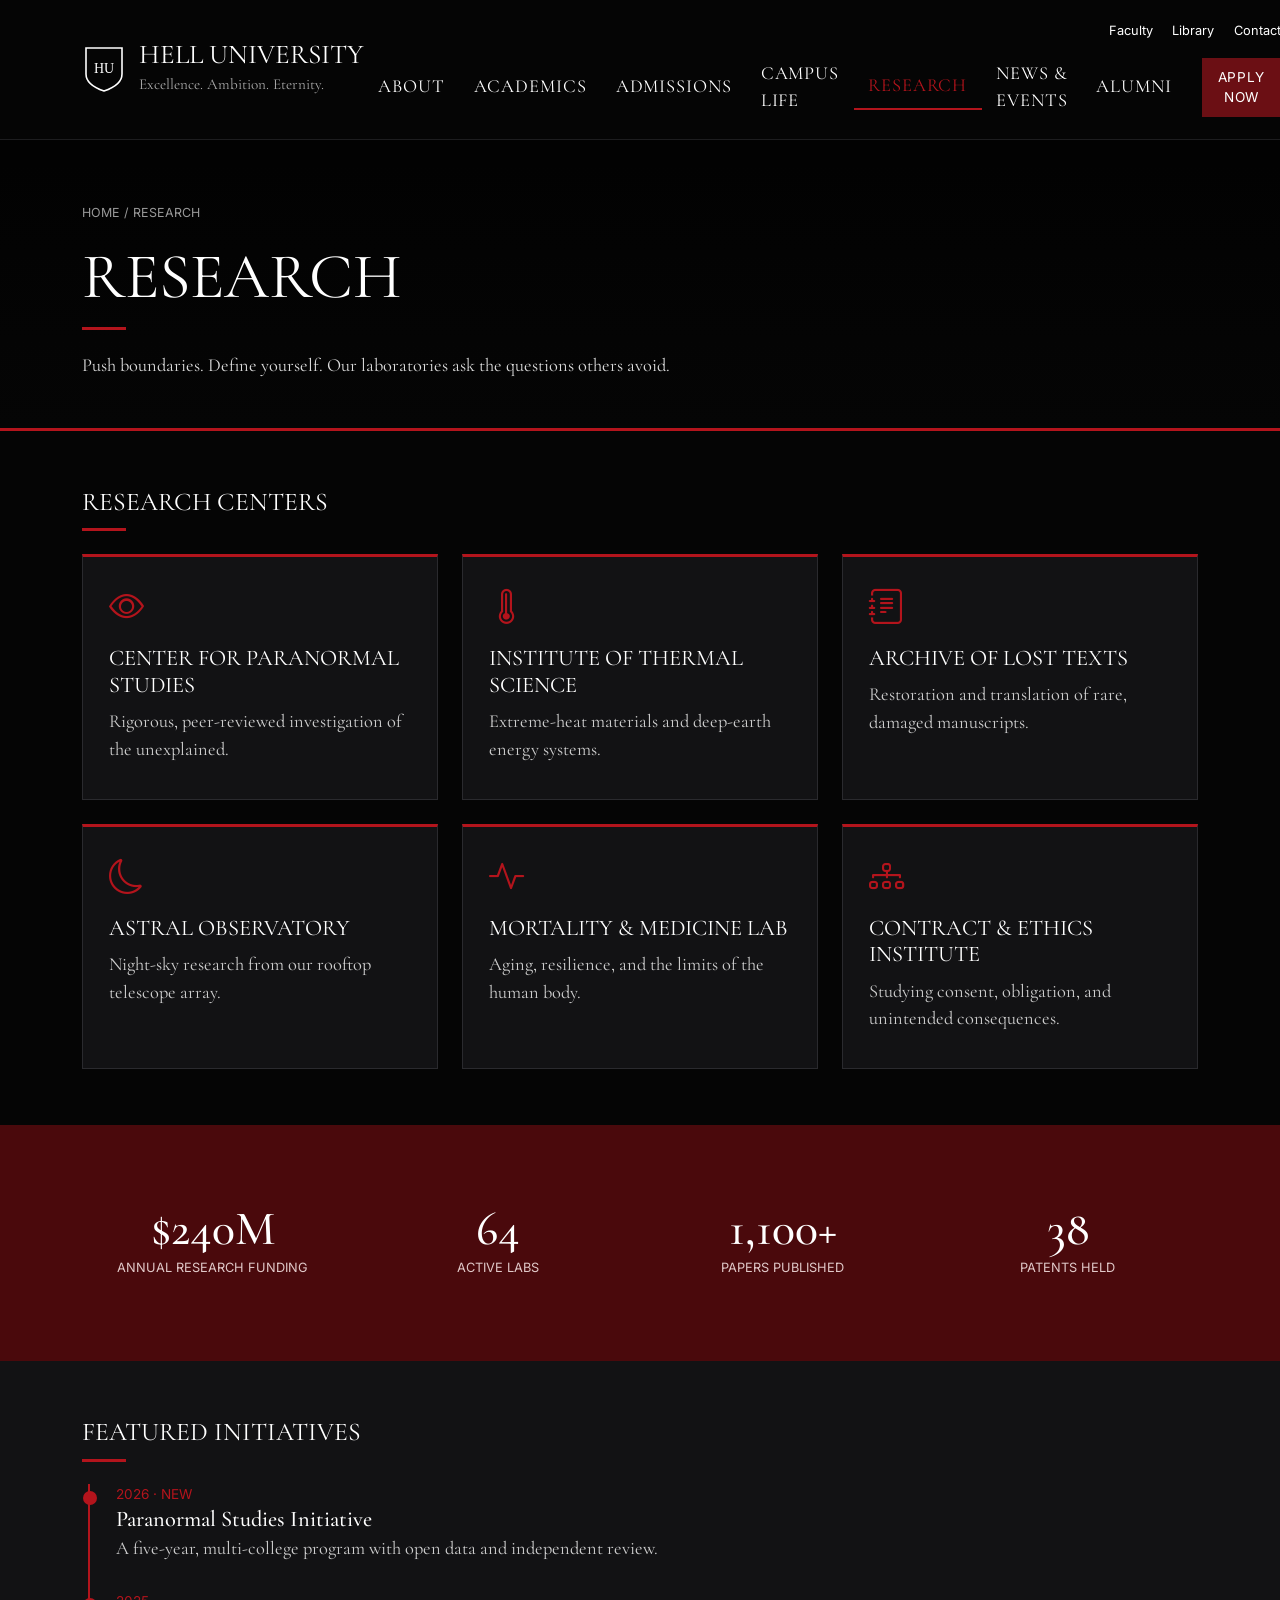
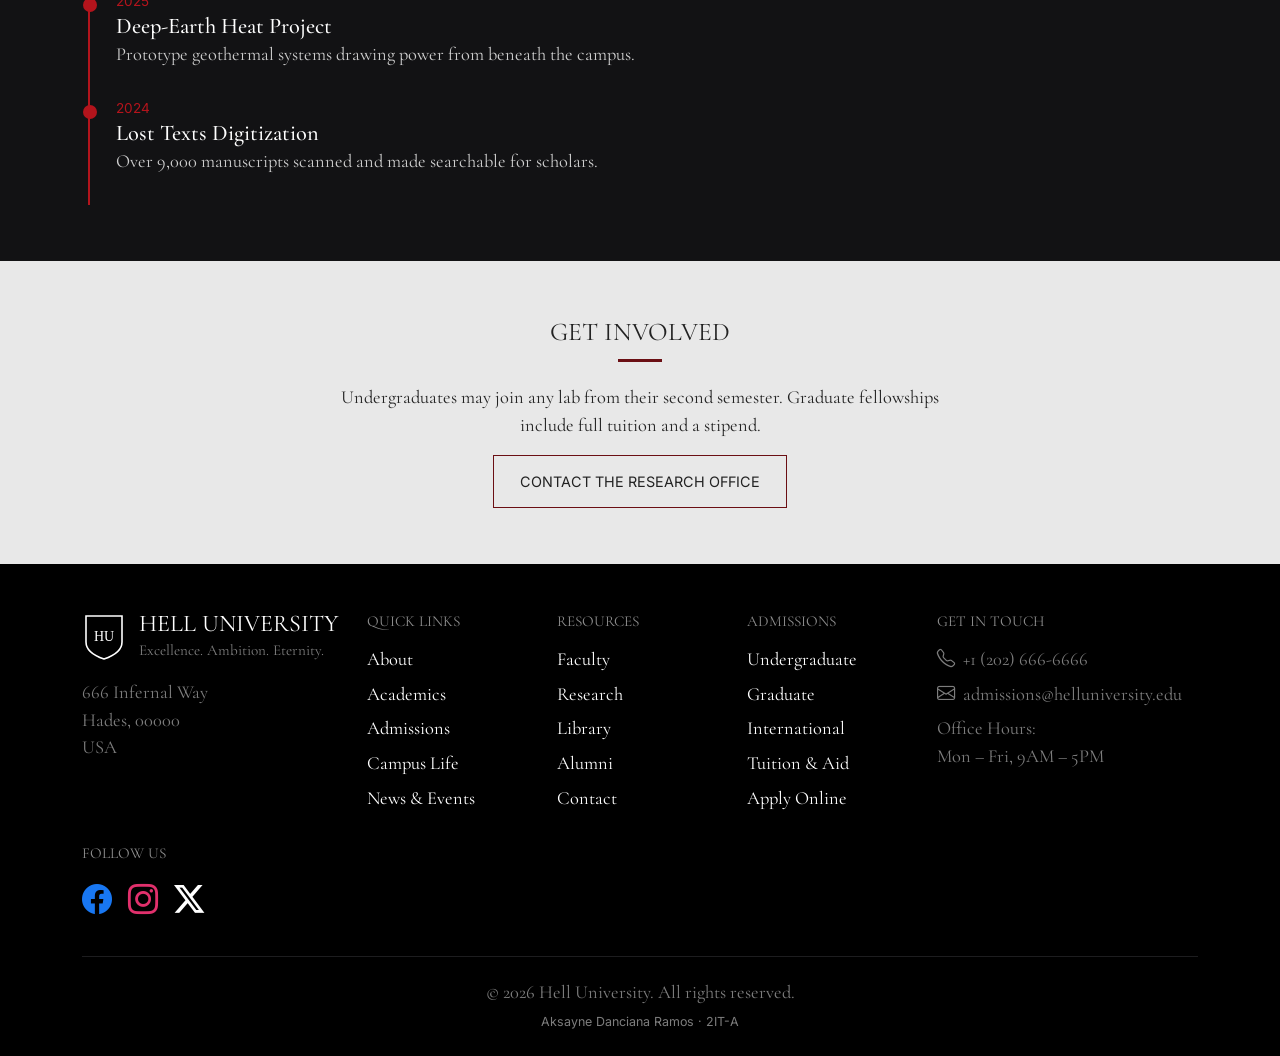
<file: research.html>
<!doctype html>
<html lang="en">
  <head>
    <meta charset="UTF-8" />
    <meta name="viewport" content="width=device-width, initial-scale=1" />
    <title>Research | Hell University</title>
    <link
      href="https://cdn.jsdelivr.net/npm/bootstrap@5.3.3/dist/css/bootstrap.min.css"
      rel="stylesheet"
    />
    <link
      href="https://cdn.jsdelivr.net/npm/bootstrap-icons@1.11.3/font/bootstrap-icons.min.css"
      rel="stylesheet"
    />
    <link
      href="https://fonts.googleapis.com/css2?family=Cormorant+Garamond:wght@400;500&family=Inter:wght@400;500&display=swap"
      rel="stylesheet"
    />
    <link href="style.css" rel="stylesheet" />
  </head>
  <body>
    <header class="site-header">
      <nav class="navbar navbar-expand-lg navbar-dark py-3">
        <div class="container-xl">
          <a class="navbar-brand logo m-0" href="index.html">
            <svg viewBox="0 0 44 50">
              <path
                d="M4 4h36v26c0 9-9 14-18 17C13 44 4 39 4 30z"
                fill="none"
                stroke="#fff"
                stroke-width="1.6"
              />
              <text
                x="22"
                y="29"
                fill="#fff"
                font-size="14"
                text-anchor="middle"
                font-family="Georgia"
              >
                HU
              </text>
            </svg>
            <span
              ><span class="logo-name">HELL UNIVERSITY</span
              ><span class="logo-tag"
                >Excellence. Ambition. Eternity.</span
              ></span
            >
          </a>
          <button
            class="navbar-toggler"
            type="button"
            data-bs-toggle="collapse"
            data-bs-target="#mainMenu"
            aria-label="Menu"
          >
            <span class="navbar-toggler-icon"></span>
          </button>
          <div
            class="collapse navbar-collapse justify-content-end"
            id="mainMenu"
          >
            <div>
              <div class="top-links text-end d-none d-lg-block mb-2">
                <a href="faculty.html">Faculty</a
                ><a href="library.html">Library</a
                ><a href="contact.html">Contact</a>
              </div>
              <div class="main-nav d-lg-flex align-items-center">
                <a href="about.html">About</a>
                <a href="academics.html">Academics</a>
                <a href="admissions.html">Admissions</a>
                <a href="campus-life.html">Campus Life</a>
                <a href="research.html" class="active">Research</a>
                <a href="news.html">News &amp; Events</a>
                <a href="alumni.html">Alumni</a>
                <a href="apply.html" class="btn btn-apply ms-lg-3 mt-3 mt-lg-0"
                  >Apply Now</a
                >
              </div>
            </div>
          </div>
        </div>
      </nav>
    </header>

    <main>
      <section class="page-banner">
        <div class="container-xl">
          <div class="crumbs"><a href="index.html">Home</a> / Research</div>
          <h1>Research</h1>
          <div class="red-line"></div>
          <p>
            Push boundaries. Define yourself. Our laboratories ask the questions
            others avoid.
          </p>
        </div>
      </section>

      <section class="section-dark">
        <div class="container-xl">
          <h2 class="section-title">Research Centers</h2>
          <div class="red-line"></div>
          <div class="row g-4">
            <div class="col-12 col-md-6 col-lg-4">
              <div class="hu-card">
                <i class="bi bi-eye icon"></i>
                <h3>Center for Paranormal Studies</h3>
                <p>Rigorous, peer-reviewed investigation of the unexplained.</p>
              </div>
            </div>
            <div class="col-12 col-md-6 col-lg-4">
              <div class="hu-card">
                <i class="bi bi-thermometer-high icon"></i>
                <h3>Institute of Thermal Science</h3>
                <p>Extreme-heat materials and deep-earth energy systems.</p>
              </div>
            </div>
            <div class="col-12 col-md-6 col-lg-4">
              <div class="hu-card">
                <i class="bi bi-journal-text icon"></i>
                <h3>Archive of Lost Texts</h3>
                <p>Restoration and translation of rare, damaged manuscripts.</p>
              </div>
            </div>
            <div class="col-12 col-md-6 col-lg-4">
              <div class="hu-card">
                <i class="bi bi-moon icon"></i>
                <h3>Astral Observatory</h3>
                <p>Night-sky research from our rooftop telescope array.</p>
              </div>
            </div>
            <div class="col-12 col-md-6 col-lg-4">
              <div class="hu-card">
                <i class="bi bi-activity icon"></i>
                <h3>Mortality &amp; Medicine Lab</h3>
                <p>Aging, resilience, and the limits of the human body.</p>
              </div>
            </div>
            <div class="col-12 col-md-6 col-lg-4">
              <div class="hu-card">
                <i class="bi bi-diagram-3 icon"></i>
                <h3>Contract &amp; Ethics Institute</h3>
                <p>
                  Studying consent, obligation, and unintended consequences.
                </p>
              </div>
            </div>
          </div>
        </div>
      </section>

      <section class="section-wine">
        <div class="container-xl">
          <div class="row">
            <div class="col-6 col-md-3 stat">
              <strong>$240M</strong><span>Annual research funding</span>
            </div>
            <div class="col-6 col-md-3 stat">
              <strong>64</strong><span>Active labs</span>
            </div>
            <div class="col-6 col-md-3 stat">
              <strong>1,100+</strong><span>Papers published</span>
            </div>
            <div class="col-6 col-md-3 stat">
              <strong>38</strong><span>Patents held</span>
            </div>
          </div>
        </div>
      </section>

      <section class="section-panel">
        <div class="container-xl">
          <h2 class="section-title">Featured Initiatives</h2>
          <div class="red-line"></div>
          <div class="timeline">
            <div class="timeline-item">
              <div class="year">2026 · New</div>
              <h3>Paranormal Studies Initiative</h3>
              <p>
                A five-year, multi-college program with open data and
                independent review.
              </p>
            </div>
            <div class="timeline-item">
              <div class="year">2025</div>
              <h3>Deep-Earth Heat Project</h3>
              <p>
                Prototype geothermal systems drawing power from beneath the
                campus.
              </p>
            </div>
            <div class="timeline-item">
              <div class="year">2024</div>
              <h3>Lost Texts Digitization</h3>
              <p>
                Over 9,000 manuscripts scanned and made searchable for scholars.
              </p>
            </div>
          </div>
        </div>
      </section>

      <section class="section-light">
        <div class="container-xl text-center">
          <h2 class="section-title">Get Involved</h2>
          <div class="red-line mx-auto"></div>
          <p class="mx-auto" style="max-width: 640px">
            Undergraduates may join any lab from their second semester. Graduate
            fellowships include full tuition and a stipend.
          </p>
          <a href="contact.html" class="btn-story"
            >Contact the Research Office</a
          >
        </div>
      </section>
    </main>

    <footer class="site-footer">
      <div class="container-xl">
        <div class="row g-4">
          <div class="col-12 col-lg-3">
            <div class="logo mb-3">
              <svg viewBox="0 0 44 50">
                <path
                  d="M4 4h36v26c0 9-9 14-18 17C13 44 4 39 4 30z"
                  fill="none"
                  stroke="#fff"
                  stroke-width="1.6"
                />
                <text
                  x="22"
                  y="29"
                  fill="#fff"
                  font-size="14"
                  text-anchor="middle"
                  font-family="Georgia"
                >
                  HU
                </text>
              </svg>
              <span
                ><span class="logo-name fs-4">HELL UNIVERSITY</span
                ><span class="logo-tag muted"
                  >Excellence. Ambition. Eternity.</span
                ></span
              >
            </div>
            <address class="muted mb-0">
              666 Infernal Way<br />Hades, 00000<br />USA
            </address>
          </div>
          <div class="col-6 col-md-3 col-lg-2">
            <h4>Quick Links</h4>
            <ul>
              <li><a href="about.html">About</a></li>
              <li><a href="academics.html">Academics</a></li>
              <li><a href="admissions.html">Admissions</a></li>
              <li><a href="campus-life.html">Campus Life</a></li>
              <li><a href="news.html">News &amp; Events</a></li>
            </ul>
          </div>
          <div class="col-6 col-md-3 col-lg-2">
            <h4>Resources</h4>
            <ul>
              <li><a href="faculty.html">Faculty</a></li>
              <li><a href="research.html">Research</a></li>
              <li><a href="library.html">Library</a></li>
              <li><a href="alumni.html">Alumni</a></li>
              <li><a href="contact.html">Contact</a></li>
            </ul>
          </div>
          <div class="col-6 col-md-3 col-lg-2">
            <h4>Admissions</h4>
            <ul>
              <li><a href="admissions.html">Undergraduate</a></li>
              <li><a href="admissions.html">Graduate</a></li>
              <li><a href="admissions.html">International</a></li>
              <li><a href="admissions.html">Tuition &amp; Aid</a></li>
              <li><a href="apply.html">Apply Online</a></li>
            </ul>
          </div>
          <div class="col-6 col-md-3 col-lg-3">
            <h4>Get in touch</h4>
            <ul class="muted">
              <li><i class="bi bi-telephone me-2"></i>+1 (202) 666-6666</li>
              <li>
                <i class="bi bi-envelope me-2"></i>admissions@helluniversity.edu
              </li>
              <li>Office Hours:<br />Mon – Fri, 9AM – 5PM</li>
            </ul>
          </div>
          <div class="col-12">
            <h4>Follow us</h4>
            <div class="social">
              <a href="#" aria-label="Facebook"
                ><i class="bi bi-facebook"></i></a
              ><a href="#" aria-label="Instagram"
                ><i class="bi bi-instagram"></i></a
              ><a href="#" aria-label="X"><i class="bi bi-twitter-x"></i></a>
            </div>
          </div>
        </div>
        <div class="copyright">
          &copy; 2026 Hell University. All rights reserved.
          <div class="credit">Aksayne Danciana Ramos &middot; 2IT-A</div>
        </div>
      </div>
    </footer>
    <script src="https://cdn.jsdelivr.net/npm/bootstrap@5.3.3/dist/js/bootstrap.bundle.min.js"></script>
  </body>
</html>
</file>
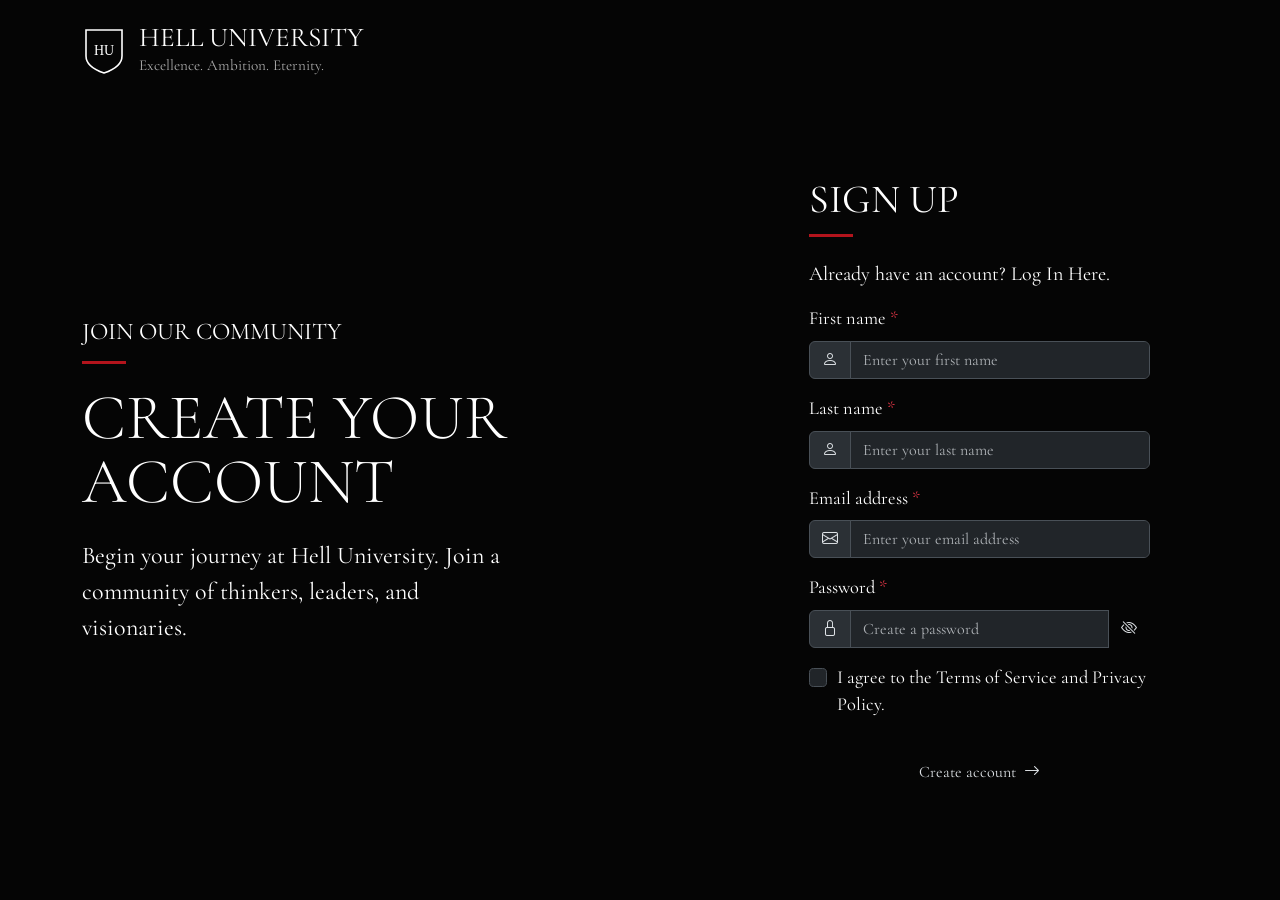
<file: signup.html>
<!doctype html>
<html lang="en" data-bs-theme="dark">
  <head>
    <meta charset="UTF-8" />
    <meta name="viewport" content="width=device-width, initial-scale=1" />
    <title>Sign up | Hell University</title>
    <link
      href="https://cdn.jsdelivr.net/npm/bootstrap@5.3.3/dist/css/bootstrap.min.css"
      rel="stylesheet"
    />
    <link
      href="https://cdn.jsdelivr.net/npm/bootstrap-icons@1.11.3/font/bootstrap-icons.min.css"
      rel="stylesheet"
    />
    <link
      href="https://fonts.googleapis.com/css2?family=Cormorant+Garamond:wght@400;500&family=Inter:wght@400;500&display=swap"
      rel="stylesheet"
    />
    <link href="style.css" rel="stylesheet" />
  </head>
  <body class="auth-page d-flex flex-column">
    <header class="container-xl py-4">
      <a class="navbar-brand logo m-0" href="index.html">
        <svg viewBox="0 0 44 50">
          <path
            d="M4 4h36v26c0 9-9 14-18 17C13 44 4 39 4 30z"
            fill="none"
            stroke="#fff"
            stroke-width="1.6"
          />
          <text
            x="22"
            y="29"
            fill="#fff"
            font-size="14"
            text-anchor="middle"
            font-family="Georgia"
          >
            HU
          </text>
        </svg>
        <span
          ><span class="logo-name">HELL UNIVERSITY</span
          ><span class="logo-tag">Excellence. Ambition. Eternity.</span></span
        >
      </a>
    </header>
    <main class="flex-grow-1 d-flex align-items-center py-4">
      <div class="container-xl">
        <div class="row align-items-center g-5">
          <div class="col-12 col-lg-6">
            <div class="text-uppercase fs-4">Join our community</div>
            <div class="red-line"></div>
            <h1 class="display-3 text-uppercase lh-1 mb-4">
              Create your account
            </h1>
            <p class="fs-4 col-md-9 col-lg-10">
              Begin your journey at Hell University. Join a community of
              thinkers, leaders, and visionaries.
            </p>
          </div>
          <div class="col-12 col-lg-6 col-xl-5 offset-xl-1">
            <div class="auth-card p-4 p-md-5">
              <h2 class="text-uppercase fw-normal display-6">Sign up</h2>
              <div class="red-line"></div>
              <p class="fs-5">
                Already have an account?
                <a href="login.html" class="auth-link">Log In Here</a>.
              </p>
              <div id="formOk" class="alert alert-success d-none">
                Account created. You can now log in.
              </div>
              <form class="needs-validation" novalidate>
                <div class="mb-3">
                  <label for="fn" class="form-label"
                    >First name <span class="text-danger">*</span></label
                  >
                  <div class="input-group has-validation">
                    <span class="input-group-text"
                      ><i class="bi bi-person"></i
                    ></span>
                    <input
                      type="text"
                      id="fn"
                      class="form-control"
                      placeholder="Enter your first name"
                      required
                    />

                    <div class="invalid-feedback">This field is required.</div>
                  </div>
                </div>
                <div class="mb-3">
                  <label for="ln" class="form-label"
                    >Last name <span class="text-danger">*</span></label
                  >
                  <div class="input-group has-validation">
                    <span class="input-group-text"
                      ><i class="bi bi-person"></i
                    ></span>
                    <input
                      type="text"
                      id="ln"
                      class="form-control"
                      placeholder="Enter your last name"
                      required
                    />

                    <div class="invalid-feedback">This field is required.</div>
                  </div>
                </div>
                <div class="mb-3">
                  <label for="email" class="form-label"
                    >Email address <span class="text-danger">*</span></label
                  >
                  <div class="input-group has-validation">
                    <span class="input-group-text"
                      ><i class="bi bi-envelope"></i
                    ></span>
                    <input
                      type="email"
                      id="email"
                      class="form-control"
                      placeholder="Enter your email address"
                      required
                    />

                    <div class="invalid-feedback">
                      Enter a valid email address.
                    </div>
                  </div>
                </div>
                <div class="mb-3">
                  <label for="password" class="form-label"
                    >Password <span class="text-danger">*</span></label
                  >
                  <div class="input-group has-validation">
                    <span class="input-group-text"
                      ><i class="bi bi-lock"></i
                    ></span>
                    <input
                      type="password"
                      id="password"
                      class="form-control"
                      placeholder="Create a password"
                      required
                      minlength="8"
                    />
                    <button
                      type="button"
                      class="btn btn-toggle pw-toggle"
                      aria-label="Show password"
                    >
                      <i class="bi bi-eye-slash"></i>
                    </button>
                    <div class="invalid-feedback">
                      Password must be at least 8 characters.
                    </div>
                  </div>
                </div>
                <div class="form-check mb-4">
                  <input
                    class="form-check-input"
                    type="checkbox"
                    id="terms"
                    required
                  /><label class="form-check-label" for="terms"
                    >I agree to the
                    <a href="#" class="auth-link">Terms of Service</a> and
                    <a href="#" class="auth-link">Privacy Policy</a>.</label
                  >
                  <div class="invalid-feedback">
                    You must agree to continue.
                  </div>
                </div>
                <button
                  type="submit"
                  class="btn btn-hu w-100 py-3 d-flex justify-content-center align-items-center gap-2"
                >
                  Create account <i class="bi bi-arrow-right"></i>
                </button>
              </form>
            </div>
          </div>
        </div>
      </div>
    </main>
    <script src="https://cdn.jsdelivr.net/npm/bootstrap@5.3.3/dist/js/bootstrap.bundle.min.js"></script>
    <script>
      document.querySelectorAll(".pw-toggle").forEach(function (b) {
        b.addEventListener("click", function () {
          var i = b.parentElement.querySelector("input"),
            show = i.type === "password";
          i.type = show ? "text" : "password";
          b.querySelector("i").className =
            "bi " + (show ? "bi-eye" : "bi-eye-slash");
        });
      });
      var f = document.querySelector(".needs-validation");
      f.addEventListener("submit", function (e) {
        e.preventDefault();
        if (f.checkValidity()) {
          document.getElementById("formOk").classList.remove("d-none");
          f.reset();
          f.classList.remove("was-validated");
        } else f.classList.add("was-validated");
      });
    </script>
  </body>
</html>
</file>
<file: style.css>
/* =========================================================
   HELL UNIVERSITY - shared stylesheet (used by every page)
   ========================================================= */

/* ---------- Colors & fonts ---------- */
:root {
  --black: #050505;
  --panel: #121214;
  --wine: #4a090c;
  --red: #6b0f14;
  --red-bright: #b3141c;
  --light: #e8e8e8;
  --line: #2a2a2e;
}
body {
  font-family: "Cormorant Garamond", serif;
  font-size: 1.15rem;
  background: var(--black);
  color: #fff;
}
a {
  color: inherit;
  text-decoration: none;
}
.sans {
  font-family: "Inter", sans-serif;
  font-size: 0.85rem;
  text-transform: uppercase;
}
.section-title {
  font-size: 1.6rem;
  text-transform: uppercase;
  font-weight: 400;
  margin: 0;
}
.red-line {
  width: 44px;
  height: 3px;
  background: var(--red-bright);
  margin: 0.7rem 0 1.4rem;
}
.text-red {
  color: var(--red-bright);
}

/* ---------- Logo ---------- */
.logo {
  display: flex;
  align-items: center;
  gap: 0.8rem;
}
.logo svg {
  width: 44px;
  height: 50px;
  flex: none;
}
.logo-name {
  display: block;
  font-size: 1.7rem;
  line-height: 1;
}
.logo-tag {
  color: #aaa;
  font-size: 0.95rem;
}

/* ---------- Header ---------- */
.site-header {
  background: var(--black);
  border-bottom: 1px solid #1d1d1f;
}
.top-links a {
  font-family: "Inter", sans-serif;
  font-size: 0.8rem;
  margin-left: 1.2rem;
}
.top-links a:hover,
.main-nav a:hover {
  color: var(--red-bright);
}
.main-nav a {
  text-transform: uppercase;
  letter-spacing: 0.05em;
  padding: 0.5rem 0.9rem;
  display: inline-block;
}
.main-nav a.active {
  color: var(--red-bright);
  border-bottom: 2px solid var(--red-bright);
}
.btn-apply {
  background: var(--red);
  color: #fff;
  border-radius: 0;
  font-family: "Inter", sans-serif;
  font-size: 0.85rem;
  text-transform: uppercase;
  padding: 0.7rem 1.6rem;
}
.btn-apply:hover {
  background: #85131a;
  color: #fff;
}
.main-nav a.btn-apply.active {
  border-bottom: 0;
  color: #fff;
}

/* ---------- Hero (home) ---------- */
.hero {
  background:
    linear-gradient(rgba(0, 0, 0, 0.55), rgba(0, 0, 0, 0.55)),
    url("https://i.pinimg.com/1200x/60/53/c5/6053c5d104e290d64d46bd8c85cccacd.jpg")
      center / cover no-repeat;
  padding: 4rem 0;
}
.hero h1 {
  font-size: clamp(3.4rem, 8vw, 6rem);
  line-height: 0.95;
  font-weight: 400;
  text-transform: uppercase;
}
.btn-outline-red {
  border: 1px solid var(--red-bright);
  color: #fff;
  border-radius: 0;
  font-family: "Inter", sans-serif;
  font-size: 0.9rem;
  text-transform: uppercase;
  padding: 0.9rem 1.6rem;
}
.btn-outline-red:hover {
  background: rgba(179, 20, 28, 0.2);
  color: #fff;
}
.announcements {
  background: rgba(14, 14, 16, 0.92);
  border: 1px solid var(--line);
  padding: 2rem;
}
.announce-item {
  border-bottom: 1px solid var(--line);
  padding: 1rem 0;
}
.announce-item small {
  display: block;
  color: #999;
  font-family: "Inter", sans-serif;
  font-size: 0.78rem;
  text-transform: uppercase;
}

/* ---------- Inner page banner ---------- */
.page-banner {
  background:
    linear-gradient(rgba(0, 0, 0, 0.65), rgba(5, 5, 5, 0.9)),
    url("https://i.pinimg.com/1200x/60/53/c5/6053c5d104e290d64d46bd8c85cccacd.jpg")
      center / cover no-repeat;
  padding: 4rem 0 3rem;
  border-bottom: 3px solid var(--red-bright);
}
.page-banner.alt {
  background:
    linear-gradient(rgba(0, 0, 0, 0.65), rgba(5, 5, 5, 0.9)),
    url("https://i.pinimg.com/1200x/9d/fe/d5/9dfed5aaf3898fc8e7cbd464f2195040.jpg")
      center / cover no-repeat;
}
.page-banner h1 {
  font-size: clamp(2.4rem, 6vw, 4rem);
  font-weight: 400;
  text-transform: uppercase;
  margin: 0;
}
.page-banner p {
  max-width: 640px;
  margin: 0;
  color: #ddd;
}
.crumbs {
  font-family: "Inter", sans-serif;
  font-size: 0.78rem;
  text-transform: uppercase;
  color: #999;
  margin-bottom: 1rem;
}
.crumbs a:hover {
  color: var(--red-bright);
}

/* ---------- Generic sections ---------- */
.section-dark {
  background: var(--black);
  padding: 3.5rem 0;
}
.section-panel {
  background: var(--panel);
  padding: 3.5rem 0;
}
.section-light {
  background: var(--light);
  color: #222;
  padding: 3.5rem 0;
}
.section-light .red-line {
  background: var(--red);
}
.section-wine {
  background: var(--wine);
  padding: 3.5rem 0;
}

/* ---------- Cards ---------- */
.hu-card {
  background: var(--panel);
  border: 1px solid var(--line);
  border-top: 3px solid var(--red-bright);
  padding: 1.6rem;
  height: 100%;
}
.hu-card i.icon {
  font-size: 2.2rem;
  color: var(--red-bright);
}
.hu-card h3 {
  font-size: 1.4rem;
  text-transform: uppercase;
  font-weight: 400;
  margin: 0.6rem 0;
}
.hu-card p {
  color: #cfcfcf;
  margin-bottom: 0.6rem;
}
.hu-card .more {
  font-family: "Inter", sans-serif;
  font-size: 0.78rem;
  text-transform: uppercase;
  color: var(--red-bright);
}
.section-light .hu-card {
  background: #fff;
  border-color: #cfcfcf;
  border-top-color: var(--red);
  color: #222;
}
.section-light .hu-card p {
  color: #444;
}
.section-panel .hu-card {
  background: var(--black);
}

/* ---------- Stats ---------- */
.stat {
  text-align: center;
  padding: 1.5rem 0.5rem;
}
.stat strong {
  display: block;
  font-size: 3rem;
  font-weight: 500;
  line-height: 1;
}
.stat span {
  font-family: "Inter", sans-serif;
  font-size: 0.8rem;
  text-transform: uppercase;
  color: #e1c9c9;
}

/* ---------- Feature strip ---------- */
.features {
  background: var(--wine);
}
.feature {
  text-align: center;
  padding: 2rem 1rem;
  border: 1px solid #7a1a1f;
  margin-bottom: 1rem;
}
.feature i {
  font-size: 3rem;
}
.feature h3 {
  font-size: 1.3rem;
  text-transform: uppercase;
  font-weight: 400;
  margin: 0.5rem 0;
}
.feature p {
  margin: 0;
  color: #e1c9c9;
}

/* ---------- About + Quick links ---------- */
.about {
  background: var(--light);
  color: #222;
  padding: 3rem 0;
}
.about .red-line {
  background: var(--red);
}
.btn-story {
  display: block;
  text-align: center;
  background: var(--red);
  color: #fff;
  border-radius: 0;
  font-family: "Inter", sans-serif;
  font-size: 0.9rem;
  text-transform: uppercase;
  padding: 1rem;
}
.btn-story:hover {
  background: #85131a;
  color: #fff;
}
.quick-link {
  display: flex;
  justify-content: space-between;
  align-items: center;
  padding: 1rem;
  border-bottom: 1px solid #fff;
  background: #dcdcdc;
  color: #222;
}
.quick-link:hover {
  color: var(--red-bright);
}

/* ---------- Apply banner ---------- */
.apply-bar {
  background: var(--light);
}
.apply-box {
  background: var(--panel);
  padding: 1.4rem 2rem;
}
.ring {
  width: 40px;
  height: 40px;
  border: 2px solid #ccc;
  border-radius: 50%;
  flex: none;
}

/* ---------- Timeline ---------- */
.timeline {
  border-left: 2px solid var(--red-bright);
  padding-left: 1.6rem;
  margin-left: 0.4rem;
}
.timeline-item {
  position: relative;
  padding-bottom: 1.8rem;
}
.timeline-item::before {
  content: "";
  position: absolute;
  left: -2.05rem;
  top: 0.45rem;
  width: 14px;
  height: 14px;
  background: var(--red-bright);
  border-radius: 50%;
}
.timeline-item .year {
  font-family: "Inter", sans-serif;
  font-size: 0.85rem;
  color: var(--red-bright);
  text-transform: uppercase;
}
.timeline-item h3 {
  font-size: 1.4rem;
  margin: 0.1rem 0;
  font-weight: 500;
}
.timeline-item p {
  margin: 0;
  color: #cfcfcf;
}

/* ---------- Tables ---------- */
.table-hu {
  --bs-table-bg: var(--panel);
  --bs-table-striped-bg: #18181b;
  --bs-table-color: #fff;
  --bs-table-border-color: var(--line);
  margin: 0;
}
.table-hu th {
  font-family: "Inter", sans-serif;
  font-size: 0.78rem;
  text-transform: uppercase;
  background: var(--red) !important;
  color: #fff !important;
  font-weight: 500;
}
.table-hu td {
  vertical-align: middle;
}

/* ---------- Steps ---------- */
.step {
  text-align: center;
  padding: 1rem;
}
.step .num {
  width: 56px;
  height: 56px;
  border: 2px solid var(--red-bright);
  border-radius: 50%;
  display: inline-flex;
  align-items: center;
  justify-content: center;
  font-size: 1.6rem;
  margin-bottom: 0.7rem;
}
.step h3 {
  font-size: 1.25rem;
  text-transform: uppercase;
  font-weight: 400;
}
.step p {
  color: #cfcfcf;
}

/* ---------- Accordion (FAQ) ---------- */
.accordion {
  --bs-accordion-bg: var(--panel);
  --bs-accordion-color: #fff;
  --bs-accordion-border-color: var(--line);
  --bs-accordion-btn-bg: var(--panel);
  --bs-accordion-btn-color: #fff;
  --bs-accordion-active-bg: var(--wine);
  --bs-accordion-active-color: #fff;
  --bs-accordion-btn-focus-box-shadow: none;
  --bs-accordion-border-radius: 0;
  --bs-accordion-inner-border-radius: 0;
}
.accordion-button {
  font-family: "Cormorant Garamond", serif;
  font-size: 1.2rem;
}
.accordion-button::after {
  filter: invert(1);
}

/* ---------- Tiles (campus / library) ---------- */
.tile {
  position: relative;
  min-height: 220px;
  padding: 1.4rem;
  display: flex;
  flex-direction: column;
  justify-content: flex-end;
  background:
    linear-gradient(180deg, rgba(0, 0, 0, 0.15), rgba(0, 0, 0, 0.9)),
    url("https://i.pinimg.com/1200x/9d/fe/d5/9dfed5aaf3898fc8e7cbd464f2195040.jpg")
      center / cover no-repeat;
  border: 1px solid var(--line);
}
.tile.t2 {
  background-image:
    linear-gradient(180deg, rgba(74, 9, 12, 0.3), rgba(0, 0, 0, 0.9)),
    url("https://i.pinimg.com/1200x/60/53/c5/6053c5d104e290d64d46bd8c85cccacd.jpg");
}
.tile.t3 {
  background: linear-gradient(160deg, var(--wine), #000);
}
.tile h3 {
  font-size: 1.4rem;
  text-transform: uppercase;
  font-weight: 400;
  margin: 0;
}
.tile p {
  margin: 0.3rem 0 0;
  color: #ddd;
}

/* ---------- People ---------- */
.person {
  text-align: center;
}
.avatar {
  width: 96px;
  height: 96px;
  border-radius: 50%;
  background: linear-gradient(160deg, var(--red-bright), var(--wine));
  display: inline-flex;
  align-items: center;
  justify-content: center;
  font-size: 2rem;
  margin-bottom: 0.8rem;
  border: 2px solid #fff3;
}
.person h3 {
  font-size: 1.3rem;
  margin: 0;
  font-weight: 500;
}
.person .role {
  font-family: "Inter", sans-serif;
  font-size: 0.75rem;
  text-transform: uppercase;
  color: var(--red-bright);
}

/* ---------- News list ---------- */
.news-item {
  display: flex;
  gap: 1.4rem;
  padding: 1.4rem 0;
  border-bottom: 1px solid var(--line);
}
.news-date {
  flex: none;
  width: 72px;
  text-align: center;
  border: 1px solid var(--red-bright);
  padding: 0.5rem 0;
  font-family: "Inter", sans-serif;
  text-transform: uppercase;
  font-size: 0.72rem;
  height: fit-content;
}
.news-date strong {
  display: block;
  font-size: 1.7rem;
  font-family: "Cormorant Garamond", serif;
  line-height: 1;
}
.news-item h3 {
  font-size: 1.4rem;
  margin: 0 0 0.3rem;
  font-weight: 500;
}
.news-item p {
  margin: 0;
  color: #cfcfcf;
}
.tag {
  display: inline-block;
  font-family: "Inter", sans-serif;
  font-size: 0.7rem;
  text-transform: uppercase;
  background: var(--red);
  padding: 0.15rem 0.6rem;
  margin-bottom: 0.4rem;
}

/* ---------- Forms ---------- */
.hu-form label {
  font-family: "Inter", sans-serif;
  font-size: 0.78rem;
  text-transform: uppercase;
  margin-bottom: 0.3rem;
  color: #bbb;
}
.hu-form .form-control,
.hu-form .form-select {
  background: #0c0c0e;
  border: 1px solid #333;
  border-radius: 0;
  color: #fff;
  padding: 0.7rem 0.9rem;
  font-family: "Inter", sans-serif;
  font-size: 0.95rem;
}
.hu-form .form-control:focus,
.hu-form .form-select:focus {
  border-color: var(--red-bright);
  box-shadow: 0 0 0 0.15rem rgba(179, 20, 28, 0.3);
  background: #0c0c0e;
  color: #fff;
}
.hu-form .form-check-input:checked {
  background-color: var(--red-bright);
  border-color: var(--red-bright);
}
.form-wrap {
  background: var(--panel);
  border: 1px solid var(--line);
  padding: 2rem;
}

/* ---------- Quote ---------- */
.quote {
  border-left: 3px solid var(--red-bright);
  padding-left: 1.2rem;
  font-size: 1.5rem;
  font-style: italic;
}
.quote small {
  display: block;
  font-style: normal;
  font-family: "Inter", sans-serif;
  font-size: 0.78rem;
  text-transform: uppercase;
  color: #999;
  margin-top: 0.5rem;
}

/* ---------- Footer ---------- */
.site-footer {
  background: #000;
  padding: 3rem 0 1.5rem;
}
.site-footer h4 {
  font-size: 0.95rem;
  text-transform: uppercase;
  color: #8d8d8d;
  font-weight: 400;
  margin-bottom: 1rem;
}
.site-footer ul {
  list-style: none;
  padding: 0;
  margin: 0;
}
.site-footer li {
  margin-bottom: 0.45rem;
}
.site-footer li a:hover {
  color: var(--red-bright);
}
.muted {
  color: #7d7d7d;
}
.social a {
  font-size: 1.9rem;
  margin-right: 1rem;
}
.social .bi-facebook {
  color: #1877f2;
}
.social .bi-instagram {
  color: #e1306c;
}
.copyright {
  border-top: 1px solid #1d1d1f;
  margin-top: 2rem;
  padding-top: 1.4rem;
  text-align: center;
  color: #7d7d7d;
}
.credit {
  font-family: "Inter", sans-serif;
  font-size: 0.78rem;
  margin-top: 0.4rem;
}

/* ---------- MOBILE (below 768px) ---------- */
@media (max-width: 767.98px) {
  .hero {
    padding: 2rem 0 0;
  }
  .hero-text {
    border: 1px solid #333;
    background: rgba(0, 0, 0, 0.6);
    padding: 2rem 1rem;
    text-align: center;
  }
  .announcements {
    border: 0;
    background: var(--panel);
    margin: 2rem -12px 0;
  }
  .quick-link {
    margin: 0 -12px;
  }
  .news-item {
    flex-direction: column;
    gap: 0.8rem;
  }
  .news-date {
    width: 72px;
  }
  .page-banner {
    padding: 2.5rem 0 2rem;
  }
}

/* ---------- TABLET and up (768px+) ---------- */
@media (min-width: 768px) {
  .feature {
    border: 0;
    border-right: 1px solid #7a1a1f;
    margin: 0;
  }
  .feature:last-child {
    border-right: 0;
  }
  .btn-story {
    display: inline-block;
    background: transparent;
    color: #222;
    border: 1px solid var(--red);
    padding: 0.9rem 1.6rem;
  }
  .quick-link {
    background: transparent;
    border-bottom: 1px solid #bbb;
    padding: 0.8rem 0;
  }
}
</file>
